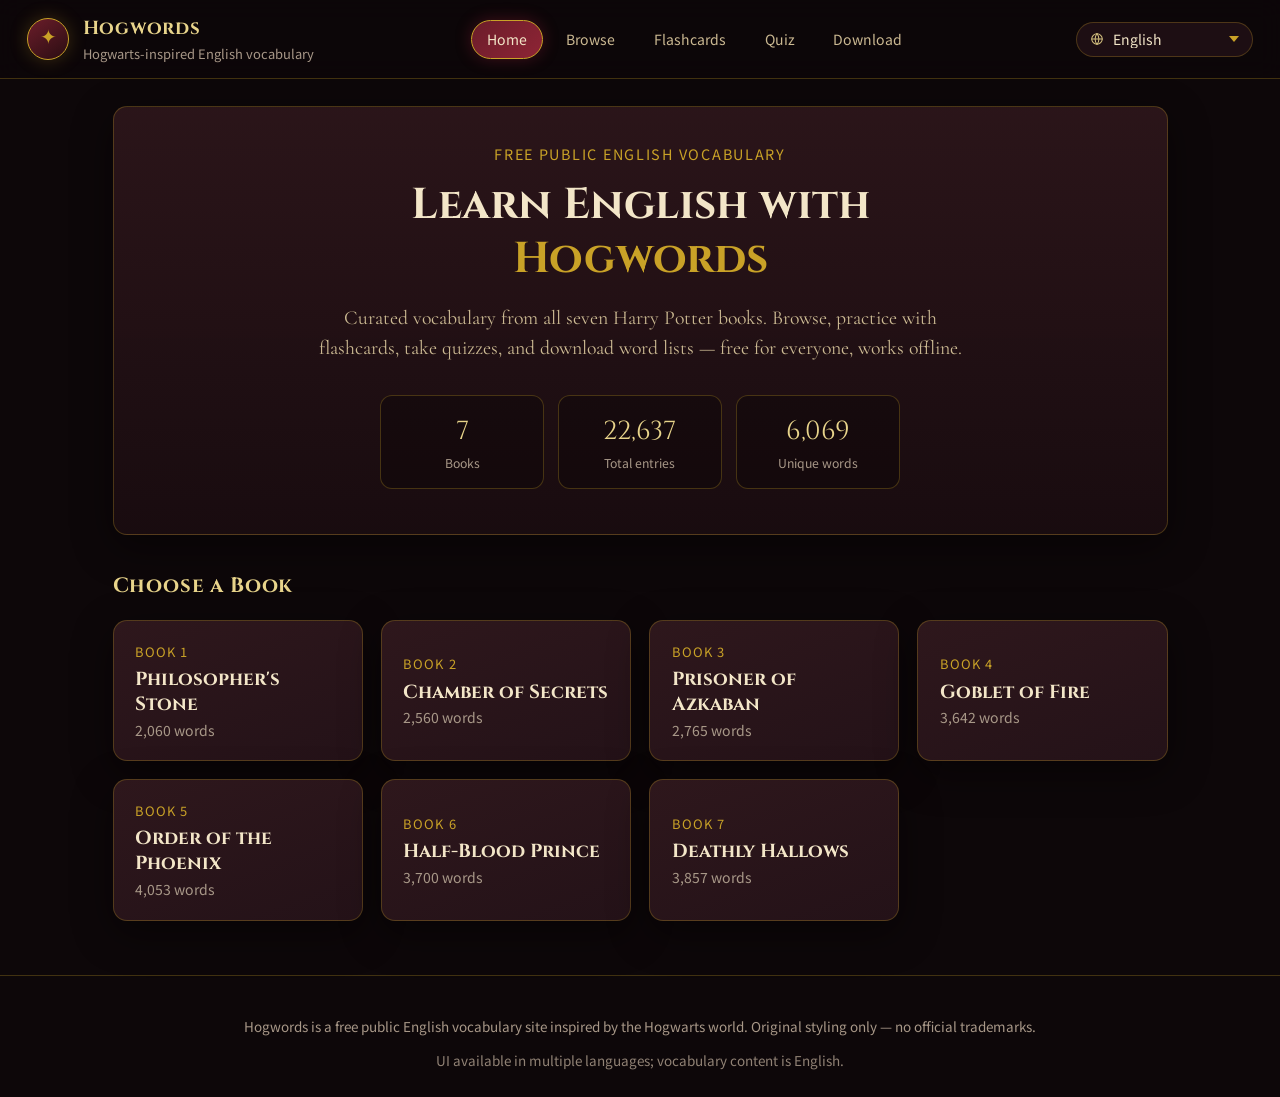
<file: index.html>
<!DOCTYPE html>
<html lang="en">
<head>
  <meta charset="UTF-8" />
  <meta name="viewport" content="width=device-width, initial-scale=1" />
  <title>Hogwords — Free Harry Potter English Vocabulary</title>
  <meta name="description" content="Learn English with Hogwarts-inspired vocabulary from all seven Harry Potter books. Free flashcards, quizzes, browse &amp; download — Hogwords." />
  <link rel="canonical" href="https://hogwords.pages.dev/" />
  <link rel="alternate" hreflang="en" href="https://hogwords.pages.dev/en/" />
  <link rel="alternate" hreflang="zh-CN" href="https://hogwords.pages.dev/zh-CN/" />
  <link rel="alternate" hreflang="zh-TW" href="https://hogwords.pages.dev/zh-TW/" />
  <link rel="alternate" hreflang="ja" href="https://hogwords.pages.dev/ja/" />
  <link rel="alternate" hreflang="ko" href="https://hogwords.pages.dev/ko/" />
  <link rel="alternate" hreflang="es" href="https://hogwords.pages.dev/es/" />
  <link rel="alternate" hreflang="fr" href="https://hogwords.pages.dev/fr/" />
  <link rel="alternate" hreflang="de" href="https://hogwords.pages.dev/de/" />
  <link rel="alternate" hreflang="pt" href="https://hogwords.pages.dev/pt/" />
  <link rel="alternate" hreflang="ru" href="https://hogwords.pages.dev/ru/" />
  <link rel="alternate" hreflang="x-default" href="https://hogwords.pages.dev/" />
  <meta name="robots" content="index, follow" />
  <meta name="theme-color" content="#6b1d2a" />
  <meta name="author" content="Hogwords" />
  <meta name="keywords" content="Hogwords, Harry Potter vocabulary, Hogwarts English, English flashcards, learn English, free vocabulary, ESL, word list" />

  <meta property="og:type" content="website" />
  <meta property="og:url" content="https://hogwords.pages.dev/" />
  <meta property="og:site_name" content="Hogwords" />
  <meta property="og:title" content="Hogwords — Free Harry Potter English Vocabulary" />
  <meta property="og:description" content="Learn English with Hogwarts-inspired vocabulary from all seven Harry Potter books. Free flashcards, quizzes, browse &amp; download — Hogwords." />
  <meta property="og:locale" content="en_US" />

  <meta name="twitter:card" content="summary" />
  <meta name="twitter:title" content="Hogwords — Free Harry Potter English Vocabulary" />
  <meta name="twitter:description" content="Learn English with Hogwarts-inspired vocabulary from all seven Harry Potter books. Free flashcards, quizzes, browse &amp; download — Hogwords." />

  <link rel="icon" href="/favicon.svg" type="image/svg+xml" />
  <link rel="alternate icon" href="/favicon.svg" />

  <link rel="preconnect" href="https://fonts.googleapis.com" />
  <link rel="preconnect" href="https://fonts.gstatic.com" crossorigin />
  <link href="https://fonts.googleapis.com/css2?family=Cinzel:wght@400;600;700&family=Cormorant+Garamond:ital,wght@0,400;0,600;1,400&family=Noto+Sans+SC:wght@400;500;700&family=Noto+Sans+TC:wght@400;500;700&family=Noto+Sans+JP:wght@400;500;700&family=Noto+Sans+KR:wght@400;500;700&display=swap" rel="stylesheet" />
  <link rel="stylesheet" href="/styles.css" />

  <script type="application/ld+json">
  {
    "@context": "https://schema.org",
    "@graph": [
      {
        "@type": "WebSite",
        "name": "Hogwords",
        "alternateName": "Hogwords Vocabulary",
        "url": "https://hogwords.pages.dev/",
        "description": "Free public Harry Potter / Hogwarts-inspired English vocabulary learning site with flashcards, quizzes, and downloads.",
        "inLanguage": ["en", "zh-CN", "zh-TW", "ja", "ko", "es", "fr", "de", "pt", "ru"]
      },
      {
        "@type": "LearningResource",
        "name": "Hogwords English Vocabulary",
        "description": "Curated English vocabulary from all seven Harry Potter books. Browse, practice with flashcards, take quizzes, and download word lists.",
        "url": "https://hogwords.pages.dev/",
        "learningResourceType": ["flashcard", "quiz", "word list"],
        "educationalLevel": "beginner to intermediate",
        "inLanguage": "en",
        "isAccessibleForFree": true,
        "teaches": "English vocabulary"
      }
    ]
  }
  </script>
</head>
<body>
  <div class="bg-glow" aria-hidden="true"></div>
  <header class="site-header">
    <a class="brand" href="/" data-view="home">
      <span class="brand-mark" aria-hidden="true">✦</span>
      <div>
        <div class="brand-title">Hogwords</div>
        <div class="brand-sub" data-i18n="brand.sub">Hogwarts-inspired English vocabulary</div>
      </div>
    </a>
    <nav class="nav" data-i18n-aria="nav.aria" aria-label="Main">
      <a class="nav-btn active" href="/" data-view="home" data-i18n="nav.home">Home</a>
      <a class="nav-btn" href="/browse/" data-view="browse" data-i18n="nav.browse">Browse</a>
      <a class="nav-btn" href="/flash/" data-view="flash" data-i18n="nav.flash">Flashcards</a>
      <a class="nav-btn" href="/quiz/" data-view="quiz" data-i18n="nav.quiz">Quiz</a>
      <a class="nav-btn" href="/download/" data-view="download" data-i18n="nav.download">Download</a>
    </nav>
    <div id="lang-switcher" class="lang-switcher"></div>
  </header>

  <main id="app">
    <section id="view-home" class="view active">
      <div class="hero">
        <p class="eyebrow" data-i18n="home.eyebrow">Free public English vocabulary</p>
        <h1><span data-i18n="home.h1a">Learn English with</span><br /><span class="gold" data-i18n="home.h1b">Hogwords</span></h1>
        <p class="lead" data-i18n="home.lead">
          Curated vocabulary from all seven Harry Potter books. Browse, practice with flashcards, take quizzes, and download word lists — free for everyone, works offline.
        </p>
        <div class="hero-stats" id="hero-stats">
          <div class="stat-card"><div class="stat-num" id="stat-books">7</div><div class="stat-label" data-i18n="home.statBooks">Books</div></div>
          <div class="stat-card"><div class="stat-num" id="stat-total">22,637</div><div class="stat-label" data-i18n="home.statTotal">Total entries</div></div>
          <div class="stat-card"><div class="stat-num" id="stat-unique">6,069</div><div class="stat-label" data-i18n="home.statUnique">Unique words</div></div>
        </div>
      </div>
      <h2 class="section-title" data-i18n="home.chooseBook">Choose a Book</h2>
      <div class="book-grid" id="book-grid"></div>
    </section>

    <section id="view-browse" class="view">
      <div class="panel-head">
        <h2 data-i18n="browse.title">Word Browser</h2>
        <p class="muted" data-i18n="browse.sub">Search, filter by book, jump A–Z, paginated list</p>
      </div>
      <div class="toolbar">
        <label class="field grow">
          <span data-i18n="browse.search">Search</span>
          <input type="search" id="search-input" data-i18n-placeholder="browse.searchPh" placeholder="Type a word…" autocomplete="off" />
        </label>
        <label class="field">
          <span data-i18n="browse.book">Book</span>
          <select id="filter-book">
            <option value="all">All books</option>
          </select>
        </label>
      </div>
      <div class="az-bar" id="az-bar" aria-label="A to Z jump"></div>
      <div class="list-meta">
        <span id="list-count">0 words</span>
        <div class="pager">
          <button type="button" id="page-prev" class="btn ghost" data-i18n="browse.prev">← Prev</button>
          <span id="page-info">1 / 1</span>
          <button type="button" id="page-next" class="btn ghost" data-i18n="browse.next">Next →</button>
        </div>
      </div>
      <div class="word-table-wrap">
        <table class="word-table">
          <thead>
            <tr>
              <th>#</th>
              <th data-i18n="browse.thWord">Word</th>
              <th data-i18n="browse.thBook">Book</th>
              <th></th>
            </tr>
          </thead>
          <tbody id="word-tbody"></tbody>
        </table>
      </div>
    </section>

    <section id="view-flash" class="view">
      <div class="panel-head">
        <h2 data-i18n="flash.title">Flashcards</h2>
        <p class="muted" data-i18n="flash.sub">See the English word, reveal, mark know / learning · optional TTS</p>
      </div>
      <div class="toolbar">
        <label class="field">
          <span data-i18n="flash.book">Book</span>
          <select id="flash-book"></select>
        </label>
        <label class="field check" for="flash-tts">
          <input type="checkbox" id="flash-tts" checked />
          <span class="check-ui" aria-hidden="true"></span>
          <span class="check-label" data-i18n="flash.tts">Speak (English TTS)</span>
        </label>
        <button type="button" class="btn" id="flash-shuffle" data-i18n="flash.shuffle">Shuffle</button>
      </div>
      <div class="flash-stats">
        <span><span data-i18n="flash.progress">Progress:</span> <strong id="flash-progress">0 / 0</strong></span>
        <span class="know"><span data-i18n="flash.know">Know:</span> <strong id="flash-know">0</strong></span>
        <span class="dont"><span data-i18n="flash.dont">Learning:</span> <strong id="flash-dont">0</strong></span>
      </div>
      <div class="flash-stage">
        <div class="flash-card" id="flash-card" tabindex="0" role="button" aria-label="Reveal card">
          <div class="flash-face front">
            <div class="flash-hint" data-i18n="flash.hint">Click to reveal</div>
            <div class="flash-word" id="flash-word">—</div>
            <div class="flash-book-tag" id="flash-book-tag"></div>
          </div>
          <div class="flash-face back hidden">
            <div class="flash-hint" data-i18n="flash.revealed">Revealed</div>
            <div class="flash-word gold" id="flash-word-back">—</div>
            <div class="flash-note" data-i18n="flash.note">Keep this word in mind</div>
          </div>
        </div>
        <div class="flash-actions">
          <button type="button" class="btn ghost" id="flash-speak" data-i18n="flash.speak">🔊 Speak</button>
          <button type="button" class="btn danger" id="flash-dont-btn" data-i18n="flash.dontBtn">✗ Don't know</button>
          <button type="button" class="btn success" id="flash-know-btn" data-i18n="flash.knowBtn">✓ Know</button>
        </div>
      </div>
    </section>

    <section id="view-quiz" class="view">
      <div class="panel-head">
        <h2 data-i18n="quiz.title">Quiz</h2>
        <p class="muted" data-i18n="quiz.sub">Multiple choice or type the word</p>
      </div>
      <div class="toolbar">
        <label class="field">
          <span data-i18n="quiz.book">Book</span>
          <select id="quiz-book"></select>
        </label>
        <label class="field">
          <span data-i18n="quiz.mode">Mode</span>
          <select id="quiz-mode">
            <option value="mc" data-i18n="quiz.modeMc">Multiple choice</option>
            <option value="type" data-i18n="quiz.modeType">Type the word</option>
          </select>
        </label>
        <label class="field">
          <span data-i18n="quiz.count">Questions</span>
          <select id="quiz-count">
            <option value="10">10</option>
            <option value="20" selected>20</option>
            <option value="30">30</option>
            <option value="50">50</option>
          </select>
        </label>
        <button type="button" class="btn primary" id="quiz-start" data-i18n="quiz.start">Start</button>
      </div>
      <div id="quiz-panel" class="quiz-panel hidden">
        <div class="quiz-progress">
          <div class="bar"><div id="quiz-bar" class="fill"></div></div>
          <span id="quiz-qnum">1 / 20</span>
          <span><span data-i18n="quiz.score">Score:</span> <strong id="quiz-score">0</strong></span>
        </div>
        <div class="quiz-prompt">
          <p class="muted" id="quiz-prompt-label">Pick the correct spelling</p>
          <div class="quiz-target" id="quiz-target">?</div>
        </div>
        <div id="quiz-choices" class="quiz-choices"></div>
        <div id="quiz-type-wrap" class="quiz-type-wrap hidden">
          <input type="text" id="quiz-input" data-i18n-placeholder="quiz.typePh" placeholder="Type the English word…" autocomplete="off" spellcheck="false" />
          <button type="button" class="btn primary" id="quiz-submit" data-i18n="quiz.submit">Submit</button>
        </div>
        <p id="quiz-feedback" class="quiz-feedback"></p>
      </div>
      <div id="quiz-result" class="quiz-result hidden">
        <h3 data-i18n="quiz.complete">Quiz Complete</h3>
        <p class="result-score"><span id="quiz-final-score">0</span> / <span id="quiz-final-total">0</span></p>
        <p class="muted" id="quiz-final-pct"></p>
        <button type="button" class="btn primary" id="quiz-restart" data-i18n="quiz.again">Try again</button>
      </div>
    </section>

    <section id="view-download" class="view">
      <div class="panel-head">
        <h2 data-i18n="dl.title">Download</h2>
        <p class="muted" data-i18n="dl.sub">Export one book or all · .txt / .csv / zip</p>
      </div>
      <div class="download-grid">
        <div class="dl-card">
          <h3 data-i18n="dl.single">Single book</h3>
          <label class="field">
            <span data-i18n="dl.selectBook">Select book</span>
            <select id="dl-book"></select>
          </label>
          <div class="dl-actions">
            <button type="button" class="btn" id="dl-book-txt" data-i18n="dl.txt">Download .txt</button>
            <button type="button" class="btn" id="dl-book-csv" data-i18n="dl.csv">Download .csv</button>
          </div>
        </div>
        <div class="dl-card">
          <h3 data-i18n="dl.all">All books</h3>
          <p class="muted" data-i18n="dl.allHint">Combined export, or zip of every txt</p>
          <div class="dl-actions">
            <button type="button" class="btn" id="dl-all-txt" data-i18n="dl.allTxt">All .txt</button>
            <button type="button" class="btn" id="dl-all-csv" data-i18n="dl.allCsv">All .csv</button>
            <a class="btn primary" id="dl-zip" href="/data/all-books-txt.zip" download="harry-potter-vocab-all-txt.zip" data-i18n="dl.zip">All .zip</a>
          </div>
        </div>
        <div class="dl-card">
          <h3 data-i18n="dl.prefab">Static files</h3>
          <p class="muted" data-i18n="dl.prefabHint">Pre-generated assets on the server</p>
          <div class="dl-actions">
            <a class="btn ghost" href="/data/words.json" download>words.json</a>
            <a class="btn ghost" href="/data/all-books.csv" download>all-books.csv</a>
          </div>
        </div>
      </div>
    </section>
  </main>

  <footer class="site-footer">
    <p data-i18n="footer.about">Hogwords is a free public English vocabulary site inspired by the Hogwarts world. Original styling only — no official trademarks.</p>
    <p class="footer-note" data-i18n="footer.langNote">UI available in multiple languages; vocabulary content is English.</p>
  </footer>

  <script src="/i18n.js"></script>
  <script src="/app.js"></script>
</body>
</html>
</file>
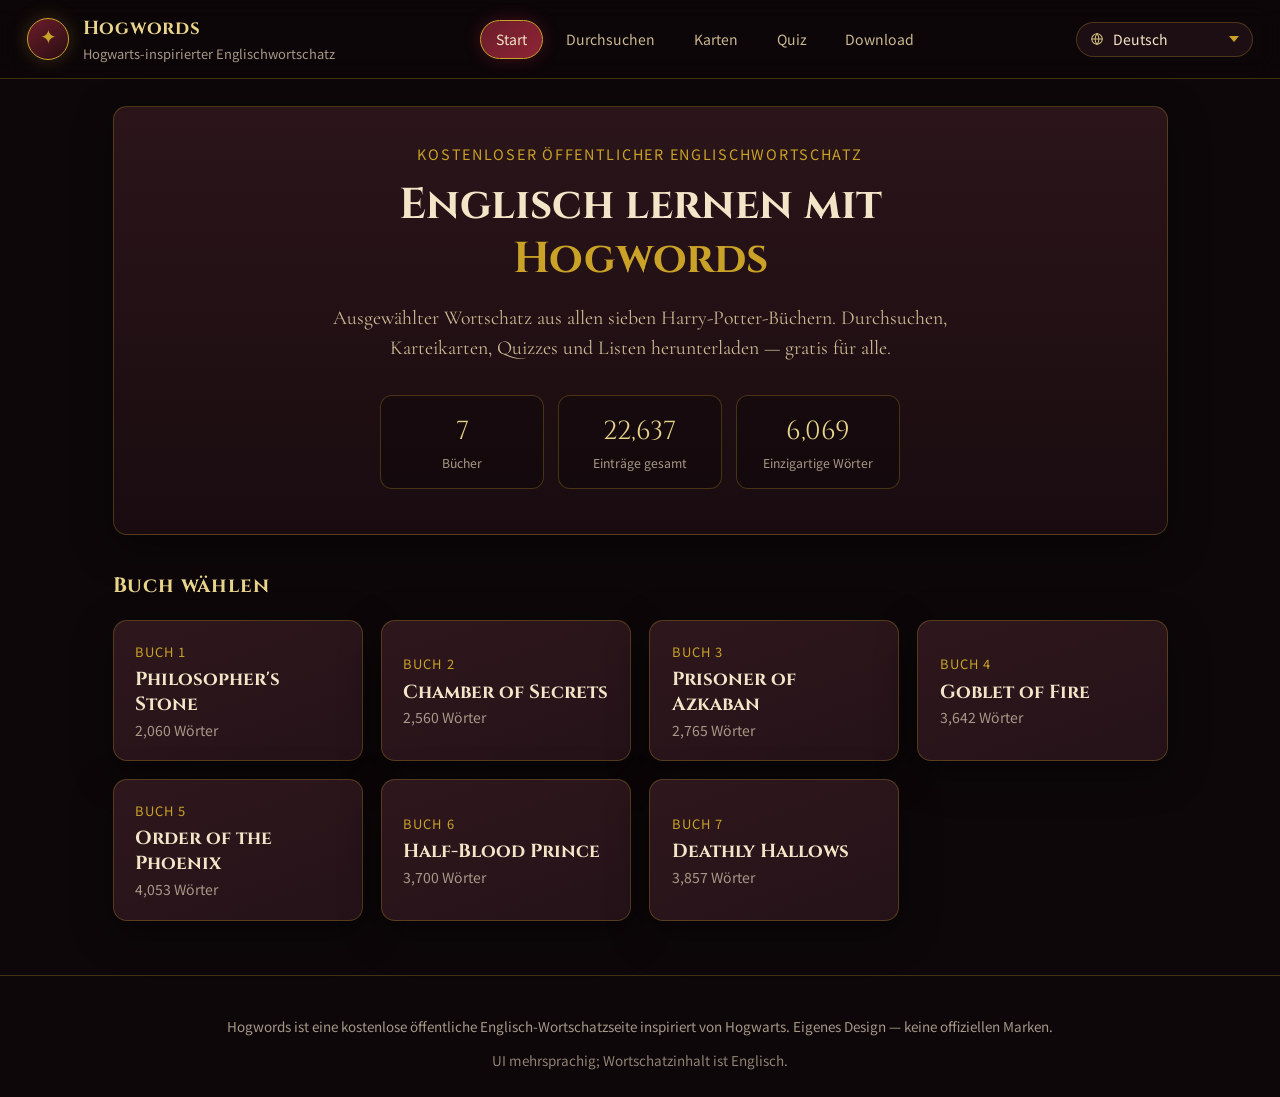
<file: de/index.html>
<!DOCTYPE html>
<html lang="de">
<head>
  <meta charset="UTF-8" />
  <meta name="viewport" content="width=device-width, initial-scale=1" />
  <title>Hogwords — Kostenloser Harry-Potter-Englischwortschatz</title>
  <meta name="description" content="Englisch lernen mit Hogwarts-inspiriertem Wortschatz aus allen sieben Büchern. Kostenlose Karteikarten, Quizzes, Browse &amp; Download — Hogwords." />
  <link rel="canonical" href="https://hogwords.pages.dev/de/" />
  <link rel="alternate" hreflang="en" href="https://hogwords.pages.dev/en/" />
  <link rel="alternate" hreflang="zh-CN" href="https://hogwords.pages.dev/zh-CN/" />
  <link rel="alternate" hreflang="zh-TW" href="https://hogwords.pages.dev/zh-TW/" />
  <link rel="alternate" hreflang="ja" href="https://hogwords.pages.dev/ja/" />
  <link rel="alternate" hreflang="ko" href="https://hogwords.pages.dev/ko/" />
  <link rel="alternate" hreflang="es" href="https://hogwords.pages.dev/es/" />
  <link rel="alternate" hreflang="fr" href="https://hogwords.pages.dev/fr/" />
  <link rel="alternate" hreflang="de" href="https://hogwords.pages.dev/de/" />
  <link rel="alternate" hreflang="pt" href="https://hogwords.pages.dev/pt/" />
  <link rel="alternate" hreflang="ru" href="https://hogwords.pages.dev/ru/" />
  <link rel="alternate" hreflang="x-default" href="https://hogwords.pages.dev/" />
  <meta name="robots" content="index, follow" />
  <meta name="theme-color" content="#6b1d2a" />
  <meta name="author" content="Hogwords" />
  <meta name="keywords" content="Hogwords, Harry Potter vocabulary, Hogwarts English, English flashcards, learn English, free vocabulary, ESL, word list" />

  <meta property="og:type" content="website" />
  <meta property="og:url" content="https://hogwords.pages.dev/de/" />
  <meta property="og:site_name" content="Hogwords" />
  <meta property="og:title" content="Hogwords — Kostenloser Harry-Potter-Englischwortschatz" />
  <meta property="og:description" content="Englisch lernen mit Hogwarts-inspiriertem Wortschatz aus allen sieben Büchern. Kostenlose Karteikarten, Quizzes, Browse &amp; Download — Hogwords." />
  <meta property="og:locale" content="de_DE" />

  <meta name="twitter:card" content="summary" />
  <meta name="twitter:title" content="Hogwords — Kostenloser Harry-Potter-Englischwortschatz" />
  <meta name="twitter:description" content="Englisch lernen mit Hogwarts-inspiriertem Wortschatz aus allen sieben Büchern. Kostenlose Karteikarten, Quizzes, Browse &amp; Download — Hogwords." />

  <link rel="icon" href="/favicon.svg" type="image/svg+xml" />
  <link rel="alternate icon" href="/favicon.svg" />

  <link rel="preconnect" href="https://fonts.googleapis.com" />
  <link rel="preconnect" href="https://fonts.gstatic.com" crossorigin />
  <link href="https://fonts.googleapis.com/css2?family=Cinzel:wght@400;600;700&family=Cormorant+Garamond:ital,wght@0,400;0,600;1,400&family=Noto+Sans+SC:wght@400;500;700&family=Noto+Sans+TC:wght@400;500;700&family=Noto+Sans+JP:wght@400;500;700&family=Noto+Sans+KR:wght@400;500;700&display=swap" rel="stylesheet" />
  <link rel="stylesheet" href="/styles.css" />

  <script type="application/ld+json">
  {
    "@context": "https://schema.org",
    "@graph": [
      {
        "@type": "WebSite",
        "name": "Hogwords",
        "alternateName": "Hogwords Vocabulary",
        "url": "https://hogwords.pages.dev/de/",
        "description": "Free public Harry Potter / Hogwarts-inspired English vocabulary learning site with flashcards, quizzes, and downloads.",
        "inLanguage": ["en", "zh-CN", "zh-TW", "ja", "ko", "es", "fr", "de", "pt", "ru"]
      },
      {
        "@type": "LearningResource",
        "name": "Hogwords English Vocabulary",
        "description": "Curated English vocabulary from all seven Harry Potter books. Browse, practice with flashcards, take quizzes, and download word lists.",
        "url": "https://hogwords.pages.dev/de/",
        "learningResourceType": ["flashcard", "quiz", "word list"],
        "educationalLevel": "beginner to intermediate",
        "inLanguage": "en",
        "isAccessibleForFree": true,
        "teaches": "English vocabulary"
      }
    ]
  }
  </script>
</head>
<body>
  <div class="bg-glow" aria-hidden="true"></div>
  <header class="site-header">
    <a class="brand" href="/de/" data-view="home">
      <span class="brand-mark" aria-hidden="true">✦</span>
      <div>
        <div class="brand-title">Hogwords</div>
        <div class="brand-sub" data-i18n="brand.sub">Hogwarts-inspirierter Englischwortschatz</div>
      </div>
    </a>
    <nav class="nav" data-i18n-aria="nav.aria" aria-label="Hauptnavigation">
      <a class="nav-btn active" href="/de/" data-view="home" data-i18n="nav.home">Start</a>
      <a class="nav-btn" href="/de/browse/" data-view="browse" data-i18n="nav.browse">Durchsuchen</a>
      <a class="nav-btn" href="/de/flash/" data-view="flash" data-i18n="nav.flash">Karten</a>
      <a class="nav-btn" href="/de/quiz/" data-view="quiz" data-i18n="nav.quiz">Quiz</a>
      <a class="nav-btn" href="/de/download/" data-view="download" data-i18n="nav.download">Download</a>
    </nav>
    <div id="lang-switcher" class="lang-switcher"></div>
  </header>

  <main id="app">
    <section id="view-home" class="view active">
      <div class="hero">
        <p class="eyebrow" data-i18n="home.eyebrow">Kostenloser öffentlicher Englischwortschatz</p>
        <h1><span data-i18n="home.h1a">Englisch lernen mit</span><br /><span class="gold" data-i18n="home.h1b">Hogwords</span></h1>
        <p class="lead" data-i18n="home.lead">
          Ausgewählter Wortschatz aus allen sieben Harry-Potter-Büchern. Durchsuchen, Karteikarten, Quizzes und Listen herunterladen — gratis für alle.
        </p>
        <div class="hero-stats" id="hero-stats">
          <div class="stat-card"><div class="stat-num" id="stat-books">7</div><div class="stat-label" data-i18n="home.statBooks">Bücher</div></div>
          <div class="stat-card"><div class="stat-num" id="stat-total">22,637</div><div class="stat-label" data-i18n="home.statTotal">Einträge gesamt</div></div>
          <div class="stat-card"><div class="stat-num" id="stat-unique">6,069</div><div class="stat-label" data-i18n="home.statUnique">Einzigartige Wörter</div></div>
        </div>
      </div>
      <h2 class="section-title" data-i18n="home.chooseBook">Buch wählen</h2>
      <div class="book-grid" id="book-grid"></div>
    </section>

    <section id="view-browse" class="view">
      <div class="panel-head">
        <h2 data-i18n="browse.title">Wortbrowser</h2>
        <p class="muted" data-i18n="browse.sub">Suchen, nach Buch filtern, A–Z, Seiten</p>
      </div>
      <div class="toolbar">
        <label class="field grow">
          <span data-i18n="browse.search">Suche</span>
          <input type="search" id="search-input" data-i18n-placeholder="browse.searchPh" placeholder="Wort eingeben…" autocomplete="off" />
        </label>
        <label class="field">
          <span data-i18n="browse.book">Buch</span>
          <select id="filter-book">
            <option value="all">All books</option>
          </select>
        </label>
      </div>
      <div class="az-bar" id="az-bar" aria-label="A to Z jump"></div>
      <div class="list-meta">
        <span id="list-count">0 words</span>
        <div class="pager">
          <button type="button" id="page-prev" class="btn ghost" data-i18n="browse.prev">← Zurück</button>
          <span id="page-info">1 / 1</span>
          <button type="button" id="page-next" class="btn ghost" data-i18n="browse.next">Weiter →</button>
        </div>
      </div>
      <div class="word-table-wrap">
        <table class="word-table">
          <thead>
            <tr>
              <th>#</th>
              <th data-i18n="browse.thWord">Wort</th>
              <th data-i18n="browse.thBook">Buch</th>
              <th></th>
            </tr>
          </thead>
          <tbody id="word-tbody"></tbody>
        </table>
      </div>
    </section>

    <section id="view-flash" class="view">
      <div class="panel-head">
        <h2 data-i18n="flash.title">Karteikarten</h2>
        <p class="muted" data-i18n="flash.sub">Wort sehen, aufdecken, kennen / lernen · optional TTS</p>
      </div>
      <div class="toolbar">
        <label class="field">
          <span data-i18n="flash.book">Buch</span>
          <select id="flash-book"></select>
        </label>
        <label class="field check" for="flash-tts">
          <input type="checkbox" id="flash-tts" checked />
          <span class="check-ui" aria-hidden="true"></span>
          <span class="check-label" data-i18n="flash.tts">Vorlesen (engl. TTS)</span>
        </label>
        <button type="button" class="btn" id="flash-shuffle" data-i18n="flash.shuffle">Mischen</button>
      </div>
      <div class="flash-stats">
        <span><span data-i18n="flash.progress">Fortschritt:</span> <strong id="flash-progress">0 / 0</strong></span>
        <span class="know"><span data-i18n="flash.know">Kenn ich:</span> <strong id="flash-know">0</strong></span>
        <span class="dont"><span data-i18n="flash.dont">Lerne:</span> <strong id="flash-dont">0</strong></span>
      </div>
      <div class="flash-stage">
        <div class="flash-card" id="flash-card" tabindex="0" role="button" aria-label="Reveal card">
          <div class="flash-face front">
            <div class="flash-hint" data-i18n="flash.hint">Klicken zum Aufdecken</div>
            <div class="flash-word" id="flash-word">—</div>
            <div class="flash-book-tag" id="flash-book-tag"></div>
          </div>
          <div class="flash-face back hidden">
            <div class="flash-hint" data-i18n="flash.revealed">Aufgedeckt</div>
            <div class="flash-word gold" id="flash-word-back">—</div>
            <div class="flash-note" data-i18n="flash.note">Dieses Wort merken</div>
          </div>
        </div>
        <div class="flash-actions">
          <button type="button" class="btn ghost" id="flash-speak" data-i18n="flash.speak">🔊 Vorlesen</button>
          <button type="button" class="btn danger" id="flash-dont-btn" data-i18n="flash.dontBtn">✗ Kenn ich nicht</button>
          <button type="button" class="btn success" id="flash-know-btn" data-i18n="flash.knowBtn">✓ Kenn ich</button>
        </div>
      </div>
    </section>

    <section id="view-quiz" class="view">
      <div class="panel-head">
        <h2 data-i18n="quiz.title">Quiz</h2>
        <p class="muted" data-i18n="quiz.sub">Multiple Choice oder Wort tippen</p>
      </div>
      <div class="toolbar">
        <label class="field">
          <span data-i18n="quiz.book">Buch</span>
          <select id="quiz-book"></select>
        </label>
        <label class="field">
          <span data-i18n="quiz.mode">Modus</span>
          <select id="quiz-mode">
            <option value="mc" data-i18n="quiz.modeMc">Multiple Choice</option>
            <option value="type" data-i18n="quiz.modeType">Wort tippen</option>
          </select>
        </label>
        <label class="field">
          <span data-i18n="quiz.count">Fragen</span>
          <select id="quiz-count">
            <option value="10">10</option>
            <option value="20" selected>20</option>
            <option value="30">30</option>
            <option value="50">50</option>
          </select>
        </label>
        <button type="button" class="btn primary" id="quiz-start" data-i18n="quiz.start">Start</button>
      </div>
      <div id="quiz-panel" class="quiz-panel hidden">
        <div class="quiz-progress">
          <div class="bar"><div id="quiz-bar" class="fill"></div></div>
          <span id="quiz-qnum">1 / 20</span>
          <span><span data-i18n="quiz.score">Punkte:</span> <strong id="quiz-score">0</strong></span>
        </div>
        <div class="quiz-prompt">
          <p class="muted" id="quiz-prompt-label">Pick the correct spelling</p>
          <div class="quiz-target" id="quiz-target">?</div>
        </div>
        <div id="quiz-choices" class="quiz-choices"></div>
        <div id="quiz-type-wrap" class="quiz-type-wrap hidden">
          <input type="text" id="quiz-input" data-i18n-placeholder="quiz.typePh" placeholder="Englisches Wort tippen…" autocomplete="off" spellcheck="false" />
          <button type="button" class="btn primary" id="quiz-submit" data-i18n="quiz.submit">Absenden</button>
        </div>
        <p id="quiz-feedback" class="quiz-feedback"></p>
      </div>
      <div id="quiz-result" class="quiz-result hidden">
        <h3 data-i18n="quiz.complete">Quiz beendet</h3>
        <p class="result-score"><span id="quiz-final-score">0</span> / <span id="quiz-final-total">0</span></p>
        <p class="muted" id="quiz-final-pct"></p>
        <button type="button" class="btn primary" id="quiz-restart" data-i18n="quiz.again">Nochmal</button>
      </div>
    </section>

    <section id="view-download" class="view">
      <div class="panel-head">
        <h2 data-i18n="dl.title">Download</h2>
        <p class="muted" data-i18n="dl.sub">Ein Buch oder alle · .txt / .csv / zip</p>
      </div>
      <div class="download-grid">
        <div class="dl-card">
          <h3 data-i18n="dl.single">Einzelnes Buch</h3>
          <label class="field">
            <span data-i18n="dl.selectBook">Buch wählen</span>
            <select id="dl-book"></select>
          </label>
          <div class="dl-actions">
            <button type="button" class="btn" id="dl-book-txt" data-i18n="dl.txt">.txt herunterladen</button>
            <button type="button" class="btn" id="dl-book-csv" data-i18n="dl.csv">.csv herunterladen</button>
          </div>
        </div>
        <div class="dl-card">
          <h3 data-i18n="dl.all">Alle Bücher</h3>
          <p class="muted" data-i18n="dl.allHint">Kombinierter Export oder Zip aller txt</p>
          <div class="dl-actions">
            <button type="button" class="btn" id="dl-all-txt" data-i18n="dl.allTxt">Alle .txt</button>
            <button type="button" class="btn" id="dl-all-csv" data-i18n="dl.allCsv">Alle .csv</button>
            <a class="btn primary" id="dl-zip" href="/data/all-books-txt.zip" download="harry-potter-vocab-all-txt.zip" data-i18n="dl.zip">Alle .zip</a>
          </div>
        </div>
        <div class="dl-card">
          <h3 data-i18n="dl.prefab">Statische Dateien</h3>
          <p class="muted" data-i18n="dl.prefabHint">Vorgefertigte Serverdateien</p>
          <div class="dl-actions">
            <a class="btn ghost" href="/data/words.json" download>words.json</a>
            <a class="btn ghost" href="/data/all-books.csv" download>all-books.csv</a>
          </div>
        </div>
      </div>
    </section>
  </main>

  <footer class="site-footer">
    <p data-i18n="footer.about">Hogwords ist eine kostenlose öffentliche Englisch-Wortschatzseite inspiriert von Hogwarts. Eigenes Design — keine offiziellen Marken.</p>
    <p class="footer-note" data-i18n="footer.langNote">UI mehrsprachig; Wortschatzinhalt ist Englisch.</p>
  </footer>

  <script src="/i18n.js"></script>
  <script src="/app.js"></script>
</body>
</html>
</file>
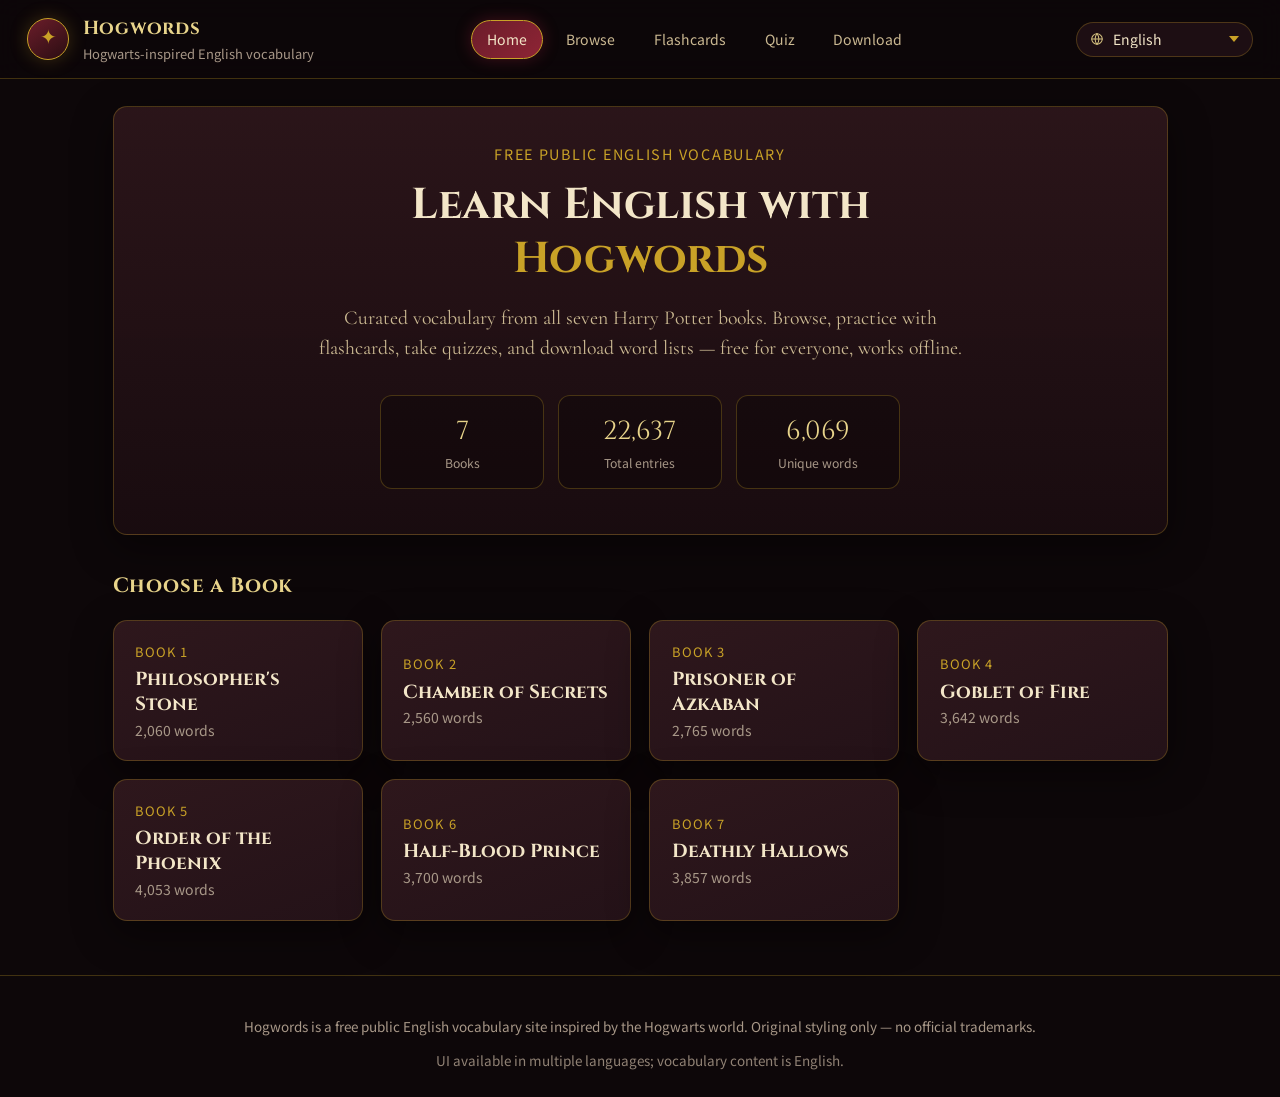
<file: en/index.html>
<!DOCTYPE html>
<html lang="en">
<head>
  <meta charset="UTF-8" />
  <meta name="viewport" content="width=device-width, initial-scale=1" />
  <title>Hogwords — Free Harry Potter English Vocabulary</title>
  <meta name="description" content="Learn English with Hogwarts-inspired vocabulary from all seven Harry Potter books. Free flashcards, quizzes, browse &amp; download — Hogwords." />
  <link rel="canonical" href="https://hogwords.pages.dev/en/" />
  <link rel="alternate" hreflang="en" href="https://hogwords.pages.dev/en/" />
  <link rel="alternate" hreflang="zh-CN" href="https://hogwords.pages.dev/zh-CN/" />
  <link rel="alternate" hreflang="zh-TW" href="https://hogwords.pages.dev/zh-TW/" />
  <link rel="alternate" hreflang="ja" href="https://hogwords.pages.dev/ja/" />
  <link rel="alternate" hreflang="ko" href="https://hogwords.pages.dev/ko/" />
  <link rel="alternate" hreflang="es" href="https://hogwords.pages.dev/es/" />
  <link rel="alternate" hreflang="fr" href="https://hogwords.pages.dev/fr/" />
  <link rel="alternate" hreflang="de" href="https://hogwords.pages.dev/de/" />
  <link rel="alternate" hreflang="pt" href="https://hogwords.pages.dev/pt/" />
  <link rel="alternate" hreflang="ru" href="https://hogwords.pages.dev/ru/" />
  <link rel="alternate" hreflang="x-default" href="https://hogwords.pages.dev/" />
  <meta name="robots" content="index, follow" />
  <meta name="theme-color" content="#6b1d2a" />
  <meta name="author" content="Hogwords" />
  <meta name="keywords" content="Hogwords, Harry Potter vocabulary, Hogwarts English, English flashcards, learn English, free vocabulary, ESL, word list" />

  <meta property="og:type" content="website" />
  <meta property="og:url" content="https://hogwords.pages.dev/en/" />
  <meta property="og:site_name" content="Hogwords" />
  <meta property="og:title" content="Hogwords — Free Harry Potter English Vocabulary" />
  <meta property="og:description" content="Learn English with Hogwarts-inspired vocabulary from all seven Harry Potter books. Free flashcards, quizzes, browse &amp; download — Hogwords." />
  <meta property="og:locale" content="en_US" />

  <meta name="twitter:card" content="summary" />
  <meta name="twitter:title" content="Hogwords — Free Harry Potter English Vocabulary" />
  <meta name="twitter:description" content="Learn English with Hogwarts-inspired vocabulary from all seven Harry Potter books. Free flashcards, quizzes, browse &amp; download — Hogwords." />

  <link rel="icon" href="/favicon.svg" type="image/svg+xml" />
  <link rel="alternate icon" href="/favicon.svg" />

  <link rel="preconnect" href="https://fonts.googleapis.com" />
  <link rel="preconnect" href="https://fonts.gstatic.com" crossorigin />
  <link href="https://fonts.googleapis.com/css2?family=Cinzel:wght@400;600;700&family=Cormorant+Garamond:ital,wght@0,400;0,600;1,400&family=Noto+Sans+SC:wght@400;500;700&family=Noto+Sans+TC:wght@400;500;700&family=Noto+Sans+JP:wght@400;500;700&family=Noto+Sans+KR:wght@400;500;700&display=swap" rel="stylesheet" />
  <link rel="stylesheet" href="/styles.css" />

  <script type="application/ld+json">
  {
    "@context": "https://schema.org",
    "@graph": [
      {
        "@type": "WebSite",
        "name": "Hogwords",
        "alternateName": "Hogwords Vocabulary",
        "url": "https://hogwords.pages.dev/en/",
        "description": "Free public Harry Potter / Hogwarts-inspired English vocabulary learning site with flashcards, quizzes, and downloads.",
        "inLanguage": ["en", "zh-CN", "zh-TW", "ja", "ko", "es", "fr", "de", "pt", "ru"]
      },
      {
        "@type": "LearningResource",
        "name": "Hogwords English Vocabulary",
        "description": "Curated English vocabulary from all seven Harry Potter books. Browse, practice with flashcards, take quizzes, and download word lists.",
        "url": "https://hogwords.pages.dev/en/",
        "learningResourceType": ["flashcard", "quiz", "word list"],
        "educationalLevel": "beginner to intermediate",
        "inLanguage": "en",
        "isAccessibleForFree": true,
        "teaches": "English vocabulary"
      }
    ]
  }
  </script>
</head>
<body>
  <div class="bg-glow" aria-hidden="true"></div>
  <header class="site-header">
    <a class="brand" href="/en/" data-view="home">
      <span class="brand-mark" aria-hidden="true">✦</span>
      <div>
        <div class="brand-title">Hogwords</div>
        <div class="brand-sub" data-i18n="brand.sub">Hogwarts-inspired English vocabulary</div>
      </div>
    </a>
    <nav class="nav" data-i18n-aria="nav.aria" aria-label="Main">
      <a class="nav-btn active" href="/en/" data-view="home" data-i18n="nav.home">Home</a>
      <a class="nav-btn" href="/en/browse/" data-view="browse" data-i18n="nav.browse">Browse</a>
      <a class="nav-btn" href="/en/flash/" data-view="flash" data-i18n="nav.flash">Flashcards</a>
      <a class="nav-btn" href="/en/quiz/" data-view="quiz" data-i18n="nav.quiz">Quiz</a>
      <a class="nav-btn" href="/en/download/" data-view="download" data-i18n="nav.download">Download</a>
    </nav>
    <div id="lang-switcher" class="lang-switcher"></div>
  </header>

  <main id="app">
    <section id="view-home" class="view active">
      <div class="hero">
        <p class="eyebrow" data-i18n="home.eyebrow">Free public English vocabulary</p>
        <h1><span data-i18n="home.h1a">Learn English with</span><br /><span class="gold" data-i18n="home.h1b">Hogwords</span></h1>
        <p class="lead" data-i18n="home.lead">
          Curated vocabulary from all seven Harry Potter books. Browse, practice with flashcards, take quizzes, and download word lists — free for everyone, works offline.
        </p>
        <div class="hero-stats" id="hero-stats">
          <div class="stat-card"><div class="stat-num" id="stat-books">7</div><div class="stat-label" data-i18n="home.statBooks">Books</div></div>
          <div class="stat-card"><div class="stat-num" id="stat-total">22,637</div><div class="stat-label" data-i18n="home.statTotal">Total entries</div></div>
          <div class="stat-card"><div class="stat-num" id="stat-unique">6,069</div><div class="stat-label" data-i18n="home.statUnique">Unique words</div></div>
        </div>
      </div>
      <h2 class="section-title" data-i18n="home.chooseBook">Choose a Book</h2>
      <div class="book-grid" id="book-grid"></div>
    </section>

    <section id="view-browse" class="view">
      <div class="panel-head">
        <h2 data-i18n="browse.title">Word Browser</h2>
        <p class="muted" data-i18n="browse.sub">Search, filter by book, jump A–Z, paginated list</p>
      </div>
      <div class="toolbar">
        <label class="field grow">
          <span data-i18n="browse.search">Search</span>
          <input type="search" id="search-input" data-i18n-placeholder="browse.searchPh" placeholder="Type a word…" autocomplete="off" />
        </label>
        <label class="field">
          <span data-i18n="browse.book">Book</span>
          <select id="filter-book">
            <option value="all">All books</option>
          </select>
        </label>
      </div>
      <div class="az-bar" id="az-bar" aria-label="A to Z jump"></div>
      <div class="list-meta">
        <span id="list-count">0 words</span>
        <div class="pager">
          <button type="button" id="page-prev" class="btn ghost" data-i18n="browse.prev">← Prev</button>
          <span id="page-info">1 / 1</span>
          <button type="button" id="page-next" class="btn ghost" data-i18n="browse.next">Next →</button>
        </div>
      </div>
      <div class="word-table-wrap">
        <table class="word-table">
          <thead>
            <tr>
              <th>#</th>
              <th data-i18n="browse.thWord">Word</th>
              <th data-i18n="browse.thBook">Book</th>
              <th></th>
            </tr>
          </thead>
          <tbody id="word-tbody"></tbody>
        </table>
      </div>
    </section>

    <section id="view-flash" class="view">
      <div class="panel-head">
        <h2 data-i18n="flash.title">Flashcards</h2>
        <p class="muted" data-i18n="flash.sub">See the English word, reveal, mark know / learning · optional TTS</p>
      </div>
      <div class="toolbar">
        <label class="field">
          <span data-i18n="flash.book">Book</span>
          <select id="flash-book"></select>
        </label>
        <label class="field check" for="flash-tts">
          <input type="checkbox" id="flash-tts" checked />
          <span class="check-ui" aria-hidden="true"></span>
          <span class="check-label" data-i18n="flash.tts">Speak (English TTS)</span>
        </label>
        <button type="button" class="btn" id="flash-shuffle" data-i18n="flash.shuffle">Shuffle</button>
      </div>
      <div class="flash-stats">
        <span><span data-i18n="flash.progress">Progress:</span> <strong id="flash-progress">0 / 0</strong></span>
        <span class="know"><span data-i18n="flash.know">Know:</span> <strong id="flash-know">0</strong></span>
        <span class="dont"><span data-i18n="flash.dont">Learning:</span> <strong id="flash-dont">0</strong></span>
      </div>
      <div class="flash-stage">
        <div class="flash-card" id="flash-card" tabindex="0" role="button" aria-label="Reveal card">
          <div class="flash-face front">
            <div class="flash-hint" data-i18n="flash.hint">Click to reveal</div>
            <div class="flash-word" id="flash-word">—</div>
            <div class="flash-book-tag" id="flash-book-tag"></div>
          </div>
          <div class="flash-face back hidden">
            <div class="flash-hint" data-i18n="flash.revealed">Revealed</div>
            <div class="flash-word gold" id="flash-word-back">—</div>
            <div class="flash-note" data-i18n="flash.note">Keep this word in mind</div>
          </div>
        </div>
        <div class="flash-actions">
          <button type="button" class="btn ghost" id="flash-speak" data-i18n="flash.speak">🔊 Speak</button>
          <button type="button" class="btn danger" id="flash-dont-btn" data-i18n="flash.dontBtn">✗ Don't know</button>
          <button type="button" class="btn success" id="flash-know-btn" data-i18n="flash.knowBtn">✓ Know</button>
        </div>
      </div>
    </section>

    <section id="view-quiz" class="view">
      <div class="panel-head">
        <h2 data-i18n="quiz.title">Quiz</h2>
        <p class="muted" data-i18n="quiz.sub">Multiple choice or type the word</p>
      </div>
      <div class="toolbar">
        <label class="field">
          <span data-i18n="quiz.book">Book</span>
          <select id="quiz-book"></select>
        </label>
        <label class="field">
          <span data-i18n="quiz.mode">Mode</span>
          <select id="quiz-mode">
            <option value="mc" data-i18n="quiz.modeMc">Multiple choice</option>
            <option value="type" data-i18n="quiz.modeType">Type the word</option>
          </select>
        </label>
        <label class="field">
          <span data-i18n="quiz.count">Questions</span>
          <select id="quiz-count">
            <option value="10">10</option>
            <option value="20" selected>20</option>
            <option value="30">30</option>
            <option value="50">50</option>
          </select>
        </label>
        <button type="button" class="btn primary" id="quiz-start" data-i18n="quiz.start">Start</button>
      </div>
      <div id="quiz-panel" class="quiz-panel hidden">
        <div class="quiz-progress">
          <div class="bar"><div id="quiz-bar" class="fill"></div></div>
          <span id="quiz-qnum">1 / 20</span>
          <span><span data-i18n="quiz.score">Score:</span> <strong id="quiz-score">0</strong></span>
        </div>
        <div class="quiz-prompt">
          <p class="muted" id="quiz-prompt-label">Pick the correct spelling</p>
          <div class="quiz-target" id="quiz-target">?</div>
        </div>
        <div id="quiz-choices" class="quiz-choices"></div>
        <div id="quiz-type-wrap" class="quiz-type-wrap hidden">
          <input type="text" id="quiz-input" data-i18n-placeholder="quiz.typePh" placeholder="Type the English word…" autocomplete="off" spellcheck="false" />
          <button type="button" class="btn primary" id="quiz-submit" data-i18n="quiz.submit">Submit</button>
        </div>
        <p id="quiz-feedback" class="quiz-feedback"></p>
      </div>
      <div id="quiz-result" class="quiz-result hidden">
        <h3 data-i18n="quiz.complete">Quiz Complete</h3>
        <p class="result-score"><span id="quiz-final-score">0</span> / <span id="quiz-final-total">0</span></p>
        <p class="muted" id="quiz-final-pct"></p>
        <button type="button" class="btn primary" id="quiz-restart" data-i18n="quiz.again">Try again</button>
      </div>
    </section>

    <section id="view-download" class="view">
      <div class="panel-head">
        <h2 data-i18n="dl.title">Download</h2>
        <p class="muted" data-i18n="dl.sub">Export one book or all · .txt / .csv / zip</p>
      </div>
      <div class="download-grid">
        <div class="dl-card">
          <h3 data-i18n="dl.single">Single book</h3>
          <label class="field">
            <span data-i18n="dl.selectBook">Select book</span>
            <select id="dl-book"></select>
          </label>
          <div class="dl-actions">
            <button type="button" class="btn" id="dl-book-txt" data-i18n="dl.txt">Download .txt</button>
            <button type="button" class="btn" id="dl-book-csv" data-i18n="dl.csv">Download .csv</button>
          </div>
        </div>
        <div class="dl-card">
          <h3 data-i18n="dl.all">All books</h3>
          <p class="muted" data-i18n="dl.allHint">Combined export, or zip of every txt</p>
          <div class="dl-actions">
            <button type="button" class="btn" id="dl-all-txt" data-i18n="dl.allTxt">All .txt</button>
            <button type="button" class="btn" id="dl-all-csv" data-i18n="dl.allCsv">All .csv</button>
            <a class="btn primary" id="dl-zip" href="/data/all-books-txt.zip" download="harry-potter-vocab-all-txt.zip" data-i18n="dl.zip">All .zip</a>
          </div>
        </div>
        <div class="dl-card">
          <h3 data-i18n="dl.prefab">Static files</h3>
          <p class="muted" data-i18n="dl.prefabHint">Pre-generated assets on the server</p>
          <div class="dl-actions">
            <a class="btn ghost" href="/data/words.json" download>words.json</a>
            <a class="btn ghost" href="/data/all-books.csv" download>all-books.csv</a>
          </div>
        </div>
      </div>
    </section>
  </main>

  <footer class="site-footer">
    <p data-i18n="footer.about">Hogwords is a free public English vocabulary site inspired by the Hogwarts world. Original styling only — no official trademarks.</p>
    <p class="footer-note" data-i18n="footer.langNote">UI available in multiple languages; vocabulary content is English.</p>
  </footer>

  <script src="/i18n.js"></script>
  <script src="/app.js"></script>
</body>
</html>
</file>
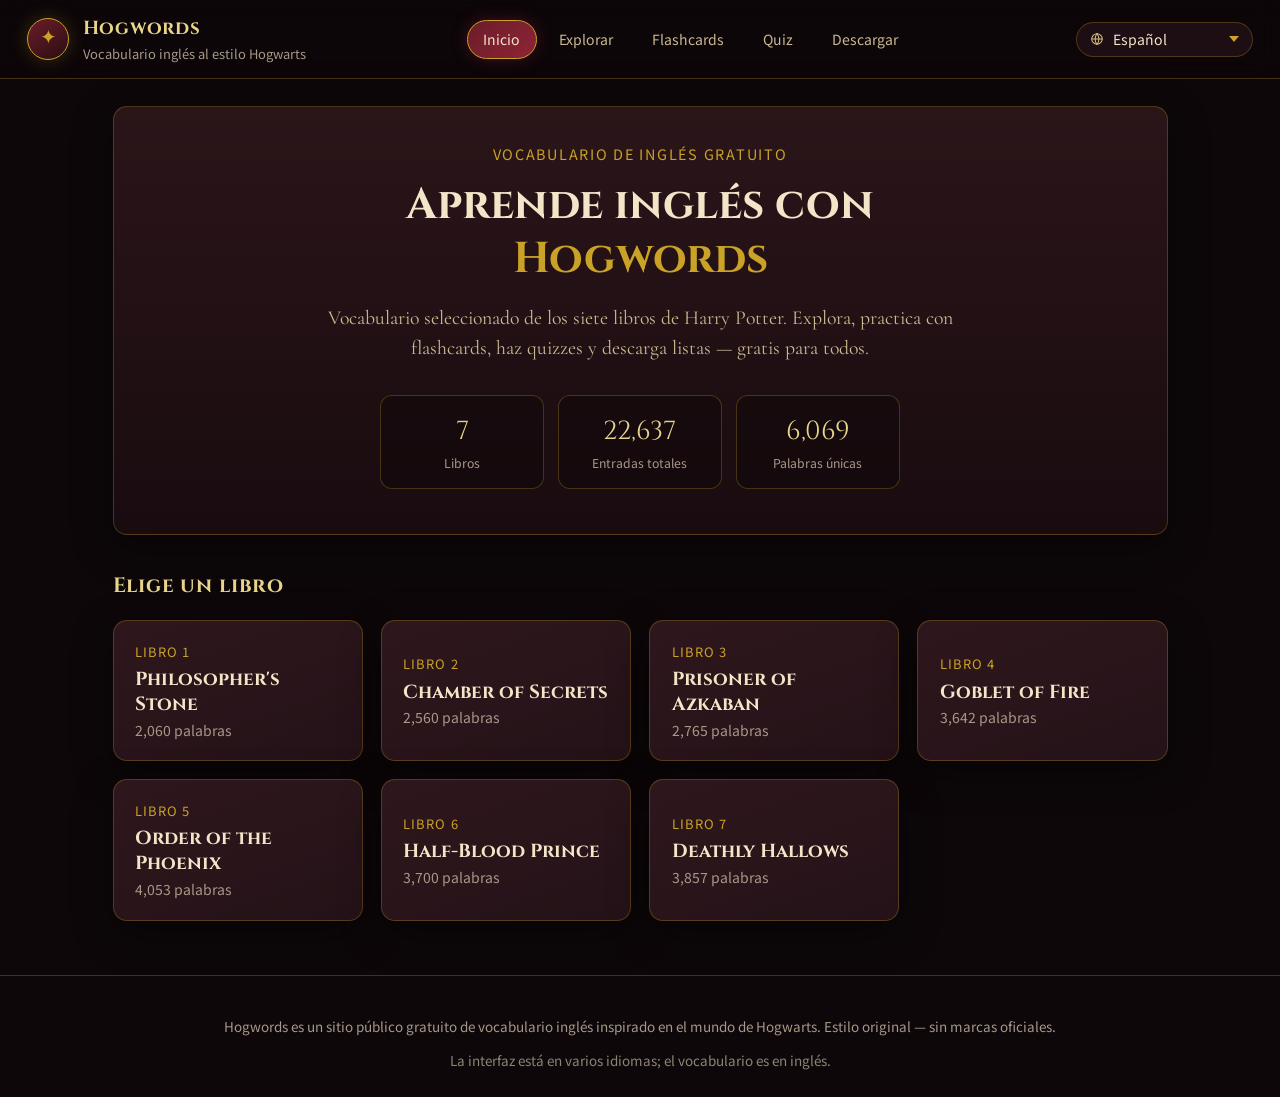
<file: es/index.html>
<!DOCTYPE html>
<html lang="es">
<head>
  <meta charset="UTF-8" />
  <meta name="viewport" content="width=device-width, initial-scale=1" />
  <title>Hogwords — Vocabulario de inglés de Harry Potter (gratis)</title>
  <meta name="description" content="Aprende inglés con vocabulario inspirado en Hogwarts de los siete libros. Flashcards, quizzes, explorar y descargar gratis — Hogwords." />
  <link rel="canonical" href="https://hogwords.pages.dev/es/" />
  <link rel="alternate" hreflang="en" href="https://hogwords.pages.dev/en/" />
  <link rel="alternate" hreflang="zh-CN" href="https://hogwords.pages.dev/zh-CN/" />
  <link rel="alternate" hreflang="zh-TW" href="https://hogwords.pages.dev/zh-TW/" />
  <link rel="alternate" hreflang="ja" href="https://hogwords.pages.dev/ja/" />
  <link rel="alternate" hreflang="ko" href="https://hogwords.pages.dev/ko/" />
  <link rel="alternate" hreflang="es" href="https://hogwords.pages.dev/es/" />
  <link rel="alternate" hreflang="fr" href="https://hogwords.pages.dev/fr/" />
  <link rel="alternate" hreflang="de" href="https://hogwords.pages.dev/de/" />
  <link rel="alternate" hreflang="pt" href="https://hogwords.pages.dev/pt/" />
  <link rel="alternate" hreflang="ru" href="https://hogwords.pages.dev/ru/" />
  <link rel="alternate" hreflang="x-default" href="https://hogwords.pages.dev/" />
  <meta name="robots" content="index, follow" />
  <meta name="theme-color" content="#6b1d2a" />
  <meta name="author" content="Hogwords" />
  <meta name="keywords" content="Hogwords, Harry Potter vocabulary, Hogwarts English, English flashcards, learn English, free vocabulary, ESL, word list" />

  <meta property="og:type" content="website" />
  <meta property="og:url" content="https://hogwords.pages.dev/es/" />
  <meta property="og:site_name" content="Hogwords" />
  <meta property="og:title" content="Hogwords — Vocabulario de inglés de Harry Potter (gratis)" />
  <meta property="og:description" content="Aprende inglés con vocabulario inspirado en Hogwarts de los siete libros. Flashcards, quizzes, explorar y descargar gratis — Hogwords." />
  <meta property="og:locale" content="es_ES" />

  <meta name="twitter:card" content="summary" />
  <meta name="twitter:title" content="Hogwords — Vocabulario de inglés de Harry Potter (gratis)" />
  <meta name="twitter:description" content="Aprende inglés con vocabulario inspirado en Hogwarts de los siete libros. Flashcards, quizzes, explorar y descargar gratis — Hogwords." />

  <link rel="icon" href="/favicon.svg" type="image/svg+xml" />
  <link rel="alternate icon" href="/favicon.svg" />

  <link rel="preconnect" href="https://fonts.googleapis.com" />
  <link rel="preconnect" href="https://fonts.gstatic.com" crossorigin />
  <link href="https://fonts.googleapis.com/css2?family=Cinzel:wght@400;600;700&family=Cormorant+Garamond:ital,wght@0,400;0,600;1,400&family=Noto+Sans+SC:wght@400;500;700&family=Noto+Sans+TC:wght@400;500;700&family=Noto+Sans+JP:wght@400;500;700&family=Noto+Sans+KR:wght@400;500;700&display=swap" rel="stylesheet" />
  <link rel="stylesheet" href="/styles.css" />

  <script type="application/ld+json">
  {
    "@context": "https://schema.org",
    "@graph": [
      {
        "@type": "WebSite",
        "name": "Hogwords",
        "alternateName": "Hogwords Vocabulary",
        "url": "https://hogwords.pages.dev/es/",
        "description": "Free public Harry Potter / Hogwarts-inspired English vocabulary learning site with flashcards, quizzes, and downloads.",
        "inLanguage": ["en", "zh-CN", "zh-TW", "ja", "ko", "es", "fr", "de", "pt", "ru"]
      },
      {
        "@type": "LearningResource",
        "name": "Hogwords English Vocabulary",
        "description": "Curated English vocabulary from all seven Harry Potter books. Browse, practice with flashcards, take quizzes, and download word lists.",
        "url": "https://hogwords.pages.dev/es/",
        "learningResourceType": ["flashcard", "quiz", "word list"],
        "educationalLevel": "beginner to intermediate",
        "inLanguage": "en",
        "isAccessibleForFree": true,
        "teaches": "English vocabulary"
      }
    ]
  }
  </script>
</head>
<body>
  <div class="bg-glow" aria-hidden="true"></div>
  <header class="site-header">
    <a class="brand" href="/es/" data-view="home">
      <span class="brand-mark" aria-hidden="true">✦</span>
      <div>
        <div class="brand-title">Hogwords</div>
        <div class="brand-sub" data-i18n="brand.sub">Vocabulario inglés al estilo Hogwarts</div>
      </div>
    </a>
    <nav class="nav" data-i18n-aria="nav.aria" aria-label="Principal">
      <a class="nav-btn active" href="/es/" data-view="home" data-i18n="nav.home">Inicio</a>
      <a class="nav-btn" href="/es/browse/" data-view="browse" data-i18n="nav.browse">Explorar</a>
      <a class="nav-btn" href="/es/flash/" data-view="flash" data-i18n="nav.flash">Flashcards</a>
      <a class="nav-btn" href="/es/quiz/" data-view="quiz" data-i18n="nav.quiz">Quiz</a>
      <a class="nav-btn" href="/es/download/" data-view="download" data-i18n="nav.download">Descargar</a>
    </nav>
    <div id="lang-switcher" class="lang-switcher"></div>
  </header>

  <main id="app">
    <section id="view-home" class="view active">
      <div class="hero">
        <p class="eyebrow" data-i18n="home.eyebrow">Vocabulario de inglés gratuito</p>
        <h1><span data-i18n="home.h1a">Aprende inglés con</span><br /><span class="gold" data-i18n="home.h1b">Hogwords</span></h1>
        <p class="lead" data-i18n="home.lead">
          Vocabulario seleccionado de los siete libros de Harry Potter. Explora, practica con flashcards, haz quizzes y descarga listas — gratis para todos.
        </p>
        <div class="hero-stats" id="hero-stats">
          <div class="stat-card"><div class="stat-num" id="stat-books">7</div><div class="stat-label" data-i18n="home.statBooks">Libros</div></div>
          <div class="stat-card"><div class="stat-num" id="stat-total">22,637</div><div class="stat-label" data-i18n="home.statTotal">Entradas totales</div></div>
          <div class="stat-card"><div class="stat-num" id="stat-unique">6,069</div><div class="stat-label" data-i18n="home.statUnique">Palabras únicas</div></div>
        </div>
      </div>
      <h2 class="section-title" data-i18n="home.chooseBook">Elige un libro</h2>
      <div class="book-grid" id="book-grid"></div>
    </section>

    <section id="view-browse" class="view">
      <div class="panel-head">
        <h2 data-i18n="browse.title">Explorador de palabras</h2>
        <p class="muted" data-i18n="browse.sub">Buscar, filtrar por libro, A–Z, paginación</p>
      </div>
      <div class="toolbar">
        <label class="field grow">
          <span data-i18n="browse.search">Buscar</span>
          <input type="search" id="search-input" data-i18n-placeholder="browse.searchPh" placeholder="Escribe una palabra…" autocomplete="off" />
        </label>
        <label class="field">
          <span data-i18n="browse.book">Libro</span>
          <select id="filter-book">
            <option value="all">All books</option>
          </select>
        </label>
      </div>
      <div class="az-bar" id="az-bar" aria-label="A to Z jump"></div>
      <div class="list-meta">
        <span id="list-count">0 words</span>
        <div class="pager">
          <button type="button" id="page-prev" class="btn ghost" data-i18n="browse.prev">← Ant.</button>
          <span id="page-info">1 / 1</span>
          <button type="button" id="page-next" class="btn ghost" data-i18n="browse.next">Sig. →</button>
        </div>
      </div>
      <div class="word-table-wrap">
        <table class="word-table">
          <thead>
            <tr>
              <th>#</th>
              <th data-i18n="browse.thWord">Palabra</th>
              <th data-i18n="browse.thBook">Libro</th>
              <th></th>
            </tr>
          </thead>
          <tbody id="word-tbody"></tbody>
        </table>
      </div>
    </section>

    <section id="view-flash" class="view">
      <div class="panel-head">
        <h2 data-i18n="flash.title">Flashcards</h2>
        <p class="muted" data-i18n="flash.sub">Mira la palabra, revela, marca sé / aprendiendo · TTS opcional</p>
      </div>
      <div class="toolbar">
        <label class="field">
          <span data-i18n="flash.book">Libro</span>
          <select id="flash-book"></select>
        </label>
        <label class="field check" for="flash-tts">
          <input type="checkbox" id="flash-tts" checked />
          <span class="check-ui" aria-hidden="true"></span>
          <span class="check-label" data-i18n="flash.tts">Hablar (TTS inglés)</span>
        </label>
        <button type="button" class="btn" id="flash-shuffle" data-i18n="flash.shuffle">Barajar</button>
      </div>
      <div class="flash-stats">
        <span><span data-i18n="flash.progress">Progreso:</span> <strong id="flash-progress">0 / 0</strong></span>
        <span class="know"><span data-i18n="flash.know">Sé:</span> <strong id="flash-know">0</strong></span>
        <span class="dont"><span data-i18n="flash.dont">Aprendiendo:</span> <strong id="flash-dont">0</strong></span>
      </div>
      <div class="flash-stage">
        <div class="flash-card" id="flash-card" tabindex="0" role="button" aria-label="Reveal card">
          <div class="flash-face front">
            <div class="flash-hint" data-i18n="flash.hint">Clic para revelar</div>
            <div class="flash-word" id="flash-word">—</div>
            <div class="flash-book-tag" id="flash-book-tag"></div>
          </div>
          <div class="flash-face back hidden">
            <div class="flash-hint" data-i18n="flash.revealed">Revelado</div>
            <div class="flash-word gold" id="flash-word-back">—</div>
            <div class="flash-note" data-i18n="flash.note">Guarda esta palabra en mente</div>
          </div>
        </div>
        <div class="flash-actions">
          <button type="button" class="btn ghost" id="flash-speak" data-i18n="flash.speak">🔊 Hablar</button>
          <button type="button" class="btn danger" id="flash-dont-btn" data-i18n="flash.dontBtn">✗ No sé</button>
          <button type="button" class="btn success" id="flash-know-btn" data-i18n="flash.knowBtn">✓ Sé</button>
        </div>
      </div>
    </section>

    <section id="view-quiz" class="view">
      <div class="panel-head">
        <h2 data-i18n="quiz.title">Quiz</h2>
        <p class="muted" data-i18n="quiz.sub">Opción múltiple o escribir la palabra</p>
      </div>
      <div class="toolbar">
        <label class="field">
          <span data-i18n="quiz.book">Libro</span>
          <select id="quiz-book"></select>
        </label>
        <label class="field">
          <span data-i18n="quiz.mode">Modo</span>
          <select id="quiz-mode">
            <option value="mc" data-i18n="quiz.modeMc">Opción múltiple</option>
            <option value="type" data-i18n="quiz.modeType">Escribir la palabra</option>
          </select>
        </label>
        <label class="field">
          <span data-i18n="quiz.count">Preguntas</span>
          <select id="quiz-count">
            <option value="10">10</option>
            <option value="20" selected>20</option>
            <option value="30">30</option>
            <option value="50">50</option>
          </select>
        </label>
        <button type="button" class="btn primary" id="quiz-start" data-i18n="quiz.start">Empezar</button>
      </div>
      <div id="quiz-panel" class="quiz-panel hidden">
        <div class="quiz-progress">
          <div class="bar"><div id="quiz-bar" class="fill"></div></div>
          <span id="quiz-qnum">1 / 20</span>
          <span><span data-i18n="quiz.score">Puntos:</span> <strong id="quiz-score">0</strong></span>
        </div>
        <div class="quiz-prompt">
          <p class="muted" id="quiz-prompt-label">Pick the correct spelling</p>
          <div class="quiz-target" id="quiz-target">?</div>
        </div>
        <div id="quiz-choices" class="quiz-choices"></div>
        <div id="quiz-type-wrap" class="quiz-type-wrap hidden">
          <input type="text" id="quiz-input" data-i18n-placeholder="quiz.typePh" placeholder="Escribe la palabra en inglés…" autocomplete="off" spellcheck="false" />
          <button type="button" class="btn primary" id="quiz-submit" data-i18n="quiz.submit">Enviar</button>
        </div>
        <p id="quiz-feedback" class="quiz-feedback"></p>
      </div>
      <div id="quiz-result" class="quiz-result hidden">
        <h3 data-i18n="quiz.complete">Quiz terminado</h3>
        <p class="result-score"><span id="quiz-final-score">0</span> / <span id="quiz-final-total">0</span></p>
        <p class="muted" id="quiz-final-pct"></p>
        <button type="button" class="btn primary" id="quiz-restart" data-i18n="quiz.again">Intentar de nuevo</button>
      </div>
    </section>

    <section id="view-download" class="view">
      <div class="panel-head">
        <h2 data-i18n="dl.title">Descargar</h2>
        <p class="muted" data-i18n="dl.sub">Exportar un libro o todos · .txt / .csv / zip</p>
      </div>
      <div class="download-grid">
        <div class="dl-card">
          <h3 data-i18n="dl.single">Un libro</h3>
          <label class="field">
            <span data-i18n="dl.selectBook">Elegir libro</span>
            <select id="dl-book"></select>
          </label>
          <div class="dl-actions">
            <button type="button" class="btn" id="dl-book-txt" data-i18n="dl.txt">Descargar .txt</button>
            <button type="button" class="btn" id="dl-book-csv" data-i18n="dl.csv">Descargar .csv</button>
          </div>
        </div>
        <div class="dl-card">
          <h3 data-i18n="dl.all">Todos los libros</h3>
          <p class="muted" data-i18n="dl.allHint">Exportación combinada o zip de todos los txt</p>
          <div class="dl-actions">
            <button type="button" class="btn" id="dl-all-txt" data-i18n="dl.allTxt">Todo .txt</button>
            <button type="button" class="btn" id="dl-all-csv" data-i18n="dl.allCsv">Todo .csv</button>
            <a class="btn primary" id="dl-zip" href="/data/all-books-txt.zip" download="harry-potter-vocab-all-txt.zip" data-i18n="dl.zip">Todo .zip</a>
          </div>
        </div>
        <div class="dl-card">
          <h3 data-i18n="dl.prefab">Archivos estáticos</h3>
          <p class="muted" data-i18n="dl.prefabHint">Recursos pregenerados en el servidor</p>
          <div class="dl-actions">
            <a class="btn ghost" href="/data/words.json" download>words.json</a>
            <a class="btn ghost" href="/data/all-books.csv" download>all-books.csv</a>
          </div>
        </div>
      </div>
    </section>
  </main>

  <footer class="site-footer">
    <p data-i18n="footer.about">Hogwords es un sitio público gratuito de vocabulario inglés inspirado en el mundo de Hogwarts. Estilo original — sin marcas oficiales.</p>
    <p class="footer-note" data-i18n="footer.langNote">La interfaz está en varios idiomas; el vocabulario es en inglés.</p>
  </footer>

  <script src="/i18n.js"></script>
  <script src="/app.js"></script>
</body>
</html>
</file>
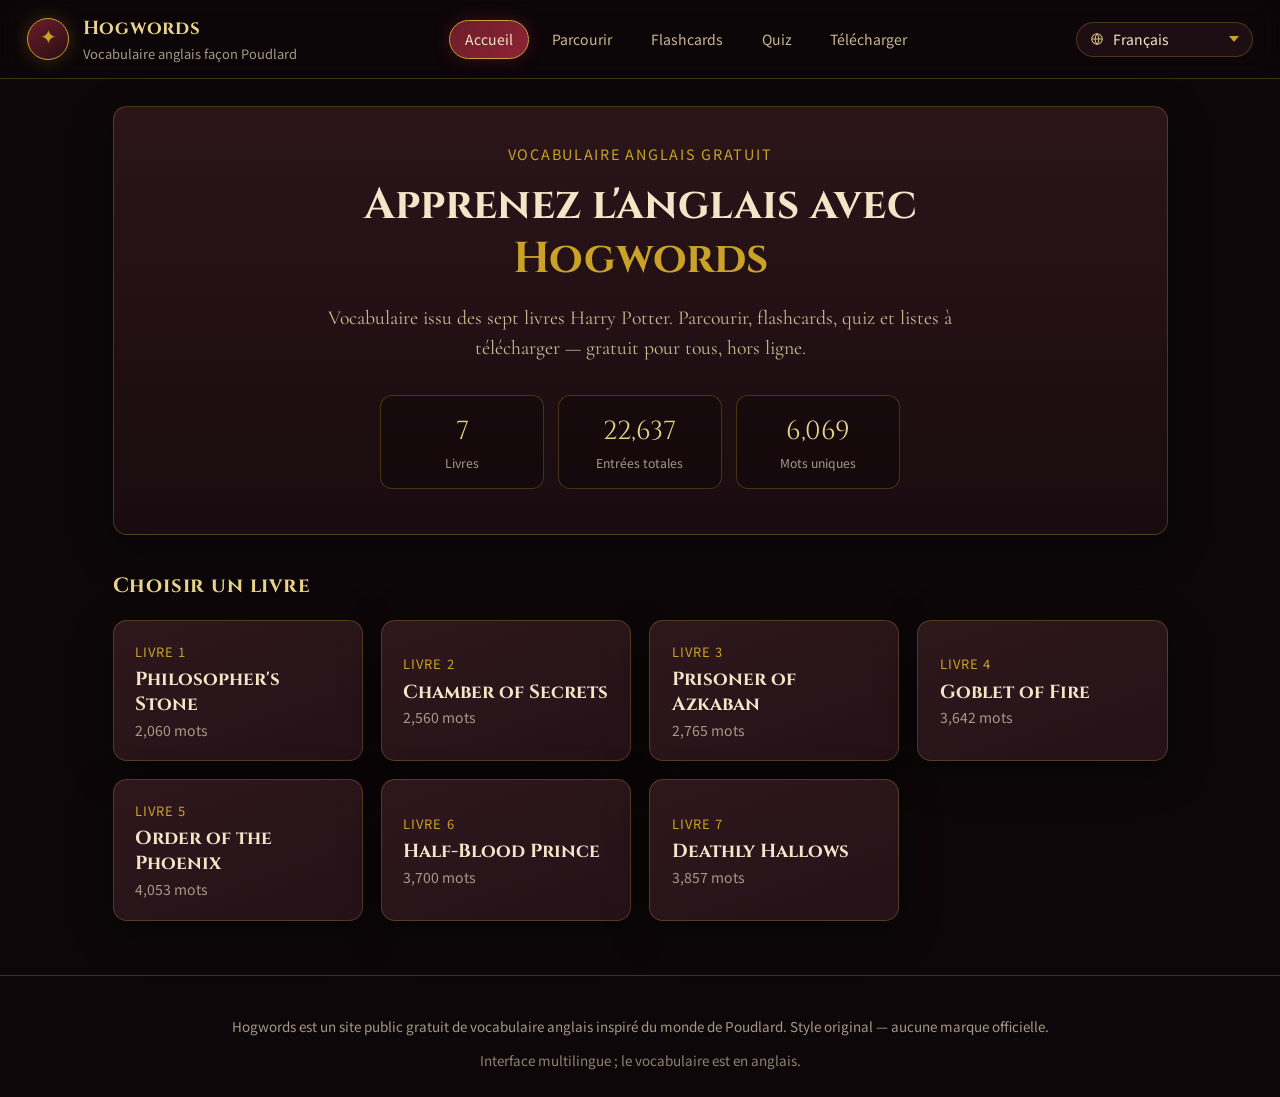
<file: fr/index.html>
<!DOCTYPE html>
<html lang="fr">
<head>
  <meta charset="UTF-8" />
  <meta name="viewport" content="width=device-width, initial-scale=1" />
  <title>Hogwords — Vocabulaire anglais Harry Potter (gratuit)</title>
  <meta name="description" content="Apprenez l'anglais avec un vocabulaire inspiré de Poudlard issu des sept livres. Flashcards, quiz, parcours et téléchargement gratuits — Hogwords." />
  <link rel="canonical" href="https://hogwords.pages.dev/fr/" />
  <link rel="alternate" hreflang="en" href="https://hogwords.pages.dev/en/" />
  <link rel="alternate" hreflang="zh-CN" href="https://hogwords.pages.dev/zh-CN/" />
  <link rel="alternate" hreflang="zh-TW" href="https://hogwords.pages.dev/zh-TW/" />
  <link rel="alternate" hreflang="ja" href="https://hogwords.pages.dev/ja/" />
  <link rel="alternate" hreflang="ko" href="https://hogwords.pages.dev/ko/" />
  <link rel="alternate" hreflang="es" href="https://hogwords.pages.dev/es/" />
  <link rel="alternate" hreflang="fr" href="https://hogwords.pages.dev/fr/" />
  <link rel="alternate" hreflang="de" href="https://hogwords.pages.dev/de/" />
  <link rel="alternate" hreflang="pt" href="https://hogwords.pages.dev/pt/" />
  <link rel="alternate" hreflang="ru" href="https://hogwords.pages.dev/ru/" />
  <link rel="alternate" hreflang="x-default" href="https://hogwords.pages.dev/" />
  <meta name="robots" content="index, follow" />
  <meta name="theme-color" content="#6b1d2a" />
  <meta name="author" content="Hogwords" />
  <meta name="keywords" content="Hogwords, Harry Potter vocabulary, Hogwarts English, English flashcards, learn English, free vocabulary, ESL, word list" />

  <meta property="og:type" content="website" />
  <meta property="og:url" content="https://hogwords.pages.dev/fr/" />
  <meta property="og:site_name" content="Hogwords" />
  <meta property="og:title" content="Hogwords — Vocabulaire anglais Harry Potter (gratuit)" />
  <meta property="og:description" content="Apprenez l'anglais avec un vocabulaire inspiré de Poudlard issu des sept livres. Flashcards, quiz, parcours et téléchargement gratuits — Hogwords." />
  <meta property="og:locale" content="fr_FR" />

  <meta name="twitter:card" content="summary" />
  <meta name="twitter:title" content="Hogwords — Vocabulaire anglais Harry Potter (gratuit)" />
  <meta name="twitter:description" content="Apprenez l'anglais avec un vocabulaire inspiré de Poudlard issu des sept livres. Flashcards, quiz, parcours et téléchargement gratuits — Hogwords." />

  <link rel="icon" href="/favicon.svg" type="image/svg+xml" />
  <link rel="alternate icon" href="/favicon.svg" />

  <link rel="preconnect" href="https://fonts.googleapis.com" />
  <link rel="preconnect" href="https://fonts.gstatic.com" crossorigin />
  <link href="https://fonts.googleapis.com/css2?family=Cinzel:wght@400;600;700&family=Cormorant+Garamond:ital,wght@0,400;0,600;1,400&family=Noto+Sans+SC:wght@400;500;700&family=Noto+Sans+TC:wght@400;500;700&family=Noto+Sans+JP:wght@400;500;700&family=Noto+Sans+KR:wght@400;500;700&display=swap" rel="stylesheet" />
  <link rel="stylesheet" href="/styles.css" />

  <script type="application/ld+json">
  {
    "@context": "https://schema.org",
    "@graph": [
      {
        "@type": "WebSite",
        "name": "Hogwords",
        "alternateName": "Hogwords Vocabulary",
        "url": "https://hogwords.pages.dev/fr/",
        "description": "Free public Harry Potter / Hogwarts-inspired English vocabulary learning site with flashcards, quizzes, and downloads.",
        "inLanguage": ["en", "zh-CN", "zh-TW", "ja", "ko", "es", "fr", "de", "pt", "ru"]
      },
      {
        "@type": "LearningResource",
        "name": "Hogwords English Vocabulary",
        "description": "Curated English vocabulary from all seven Harry Potter books. Browse, practice with flashcards, take quizzes, and download word lists.",
        "url": "https://hogwords.pages.dev/fr/",
        "learningResourceType": ["flashcard", "quiz", "word list"],
        "educationalLevel": "beginner to intermediate",
        "inLanguage": "en",
        "isAccessibleForFree": true,
        "teaches": "English vocabulary"
      }
    ]
  }
  </script>
</head>
<body>
  <div class="bg-glow" aria-hidden="true"></div>
  <header class="site-header">
    <a class="brand" href="/fr/" data-view="home">
      <span class="brand-mark" aria-hidden="true">✦</span>
      <div>
        <div class="brand-title">Hogwords</div>
        <div class="brand-sub" data-i18n="brand.sub">Vocabulaire anglais façon Poudlard</div>
      </div>
    </a>
    <nav class="nav" data-i18n-aria="nav.aria" aria-label="Principal">
      <a class="nav-btn active" href="/fr/" data-view="home" data-i18n="nav.home">Accueil</a>
      <a class="nav-btn" href="/fr/browse/" data-view="browse" data-i18n="nav.browse">Parcourir</a>
      <a class="nav-btn" href="/fr/flash/" data-view="flash" data-i18n="nav.flash">Flashcards</a>
      <a class="nav-btn" href="/fr/quiz/" data-view="quiz" data-i18n="nav.quiz">Quiz</a>
      <a class="nav-btn" href="/fr/download/" data-view="download" data-i18n="nav.download">Télécharger</a>
    </nav>
    <div id="lang-switcher" class="lang-switcher"></div>
  </header>

  <main id="app">
    <section id="view-home" class="view active">
      <div class="hero">
        <p class="eyebrow" data-i18n="home.eyebrow">Vocabulaire anglais gratuit</p>
        <h1><span data-i18n="home.h1a">Apprenez l'anglais avec</span><br /><span class="gold" data-i18n="home.h1b">Hogwords</span></h1>
        <p class="lead" data-i18n="home.lead">
          Vocabulaire issu des sept livres Harry Potter. Parcourir, flashcards, quiz et listes à télécharger — gratuit pour tous, hors ligne.
        </p>
        <div class="hero-stats" id="hero-stats">
          <div class="stat-card"><div class="stat-num" id="stat-books">7</div><div class="stat-label" data-i18n="home.statBooks">Livres</div></div>
          <div class="stat-card"><div class="stat-num" id="stat-total">22,637</div><div class="stat-label" data-i18n="home.statTotal">Entrées totales</div></div>
          <div class="stat-card"><div class="stat-num" id="stat-unique">6,069</div><div class="stat-label" data-i18n="home.statUnique">Mots uniques</div></div>
        </div>
      </div>
      <h2 class="section-title" data-i18n="home.chooseBook">Choisir un livre</h2>
      <div class="book-grid" id="book-grid"></div>
    </section>

    <section id="view-browse" class="view">
      <div class="panel-head">
        <h2 data-i18n="browse.title">Explorateur de mots</h2>
        <p class="muted" data-i18n="browse.sub">Recherche, filtre par livre, A–Z, pagination</p>
      </div>
      <div class="toolbar">
        <label class="field grow">
          <span data-i18n="browse.search">Rechercher</span>
          <input type="search" id="search-input" data-i18n-placeholder="browse.searchPh" placeholder="Tapez un mot…" autocomplete="off" />
        </label>
        <label class="field">
          <span data-i18n="browse.book">Livre</span>
          <select id="filter-book">
            <option value="all">All books</option>
          </select>
        </label>
      </div>
      <div class="az-bar" id="az-bar" aria-label="A to Z jump"></div>
      <div class="list-meta">
        <span id="list-count">0 words</span>
        <div class="pager">
          <button type="button" id="page-prev" class="btn ghost" data-i18n="browse.prev">← Préc.</button>
          <span id="page-info">1 / 1</span>
          <button type="button" id="page-next" class="btn ghost" data-i18n="browse.next">Suiv. →</button>
        </div>
      </div>
      <div class="word-table-wrap">
        <table class="word-table">
          <thead>
            <tr>
              <th>#</th>
              <th data-i18n="browse.thWord">Mot</th>
              <th data-i18n="browse.thBook">Livre</th>
              <th></th>
            </tr>
          </thead>
          <tbody id="word-tbody"></tbody>
        </table>
      </div>
    </section>

    <section id="view-flash" class="view">
      <div class="panel-head">
        <h2 data-i18n="flash.title">Flashcards</h2>
        <p class="muted" data-i18n="flash.sub">Voir le mot, révéler, marquer connu / à apprendre · TTS optionnel</p>
      </div>
      <div class="toolbar">
        <label class="field">
          <span data-i18n="flash.book">Livre</span>
          <select id="flash-book"></select>
        </label>
        <label class="field check" for="flash-tts">
          <input type="checkbox" id="flash-tts" checked />
          <span class="check-ui" aria-hidden="true"></span>
          <span class="check-label" data-i18n="flash.tts">Lire (TTS anglais)</span>
        </label>
        <button type="button" class="btn" id="flash-shuffle" data-i18n="flash.shuffle">Mélanger</button>
      </div>
      <div class="flash-stats">
        <span><span data-i18n="flash.progress">Progression :</span> <strong id="flash-progress">0 / 0</strong></span>
        <span class="know"><span data-i18n="flash.know">Connu :</span> <strong id="flash-know">0</strong></span>
        <span class="dont"><span data-i18n="flash.dont">À apprendre :</span> <strong id="flash-dont">0</strong></span>
      </div>
      <div class="flash-stage">
        <div class="flash-card" id="flash-card" tabindex="0" role="button" aria-label="Reveal card">
          <div class="flash-face front">
            <div class="flash-hint" data-i18n="flash.hint">Cliquer pour révéler</div>
            <div class="flash-word" id="flash-word">—</div>
            <div class="flash-book-tag" id="flash-book-tag"></div>
          </div>
          <div class="flash-face back hidden">
            <div class="flash-hint" data-i18n="flash.revealed">Révélé</div>
            <div class="flash-word gold" id="flash-word-back">—</div>
            <div class="flash-note" data-i18n="flash.note">Gardez ce mot en tête</div>
          </div>
        </div>
        <div class="flash-actions">
          <button type="button" class="btn ghost" id="flash-speak" data-i18n="flash.speak">🔊 Lire</button>
          <button type="button" class="btn danger" id="flash-dont-btn" data-i18n="flash.dontBtn">✗ Je ne sais pas</button>
          <button type="button" class="btn success" id="flash-know-btn" data-i18n="flash.knowBtn">✓ Je sais</button>
        </div>
      </div>
    </section>

    <section id="view-quiz" class="view">
      <div class="panel-head">
        <h2 data-i18n="quiz.title">Quiz</h2>
        <p class="muted" data-i18n="quiz.sub">QCM ou écrire le mot</p>
      </div>
      <div class="toolbar">
        <label class="field">
          <span data-i18n="quiz.book">Livre</span>
          <select id="quiz-book"></select>
        </label>
        <label class="field">
          <span data-i18n="quiz.mode">Mode</span>
          <select id="quiz-mode">
            <option value="mc" data-i18n="quiz.modeMc">QCM</option>
            <option value="type" data-i18n="quiz.modeType">Écrire le mot</option>
          </select>
        </label>
        <label class="field">
          <span data-i18n="quiz.count">Questions</span>
          <select id="quiz-count">
            <option value="10">10</option>
            <option value="20" selected>20</option>
            <option value="30">30</option>
            <option value="50">50</option>
          </select>
        </label>
        <button type="button" class="btn primary" id="quiz-start" data-i18n="quiz.start">Commencer</button>
      </div>
      <div id="quiz-panel" class="quiz-panel hidden">
        <div class="quiz-progress">
          <div class="bar"><div id="quiz-bar" class="fill"></div></div>
          <span id="quiz-qnum">1 / 20</span>
          <span><span data-i18n="quiz.score">Score :</span> <strong id="quiz-score">0</strong></span>
        </div>
        <div class="quiz-prompt">
          <p class="muted" id="quiz-prompt-label">Pick the correct spelling</p>
          <div class="quiz-target" id="quiz-target">?</div>
        </div>
        <div id="quiz-choices" class="quiz-choices"></div>
        <div id="quiz-type-wrap" class="quiz-type-wrap hidden">
          <input type="text" id="quiz-input" data-i18n-placeholder="quiz.typePh" placeholder="Tapez le mot anglais…" autocomplete="off" spellcheck="false" />
          <button type="button" class="btn primary" id="quiz-submit" data-i18n="quiz.submit">Valider</button>
        </div>
        <p id="quiz-feedback" class="quiz-feedback"></p>
      </div>
      <div id="quiz-result" class="quiz-result hidden">
        <h3 data-i18n="quiz.complete">Quiz terminé</h3>
        <p class="result-score"><span id="quiz-final-score">0</span> / <span id="quiz-final-total">0</span></p>
        <p class="muted" id="quiz-final-pct"></p>
        <button type="button" class="btn primary" id="quiz-restart" data-i18n="quiz.again">Réessayer</button>
      </div>
    </section>

    <section id="view-download" class="view">
      <div class="panel-head">
        <h2 data-i18n="dl.title">Télécharger</h2>
        <p class="muted" data-i18n="dl.sub">Exporter un livre ou tous · .txt / .csv / zip</p>
      </div>
      <div class="download-grid">
        <div class="dl-card">
          <h3 data-i18n="dl.single">Un livre</h3>
          <label class="field">
            <span data-i18n="dl.selectBook">Choisir le livre</span>
            <select id="dl-book"></select>
          </label>
          <div class="dl-actions">
            <button type="button" class="btn" id="dl-book-txt" data-i18n="dl.txt">Télécharger .txt</button>
            <button type="button" class="btn" id="dl-book-csv" data-i18n="dl.csv">Télécharger .csv</button>
          </div>
        </div>
        <div class="dl-card">
          <h3 data-i18n="dl.all">Tous les livres</h3>
          <p class="muted" data-i18n="dl.allHint">Export combiné ou zip de tous les txt</p>
          <div class="dl-actions">
            <button type="button" class="btn" id="dl-all-txt" data-i18n="dl.allTxt">Tout .txt</button>
            <button type="button" class="btn" id="dl-all-csv" data-i18n="dl.allCsv">Tout .csv</button>
            <a class="btn primary" id="dl-zip" href="/data/all-books-txt.zip" download="harry-potter-vocab-all-txt.zip" data-i18n="dl.zip">Tout .zip</a>
          </div>
        </div>
        <div class="dl-card">
          <h3 data-i18n="dl.prefab">Fichiers statiques</h3>
          <p class="muted" data-i18n="dl.prefabHint">Ressources pré-générées sur le serveur</p>
          <div class="dl-actions">
            <a class="btn ghost" href="/data/words.json" download>words.json</a>
            <a class="btn ghost" href="/data/all-books.csv" download>all-books.csv</a>
          </div>
        </div>
      </div>
    </section>
  </main>

  <footer class="site-footer">
    <p data-i18n="footer.about">Hogwords est un site public gratuit de vocabulaire anglais inspiré du monde de Poudlard. Style original — aucune marque officielle.</p>
    <p class="footer-note" data-i18n="footer.langNote">Interface multilingue ; le vocabulaire est en anglais.</p>
  </footer>

  <script src="/i18n.js"></script>
  <script src="/app.js"></script>
</body>
</html>
</file>
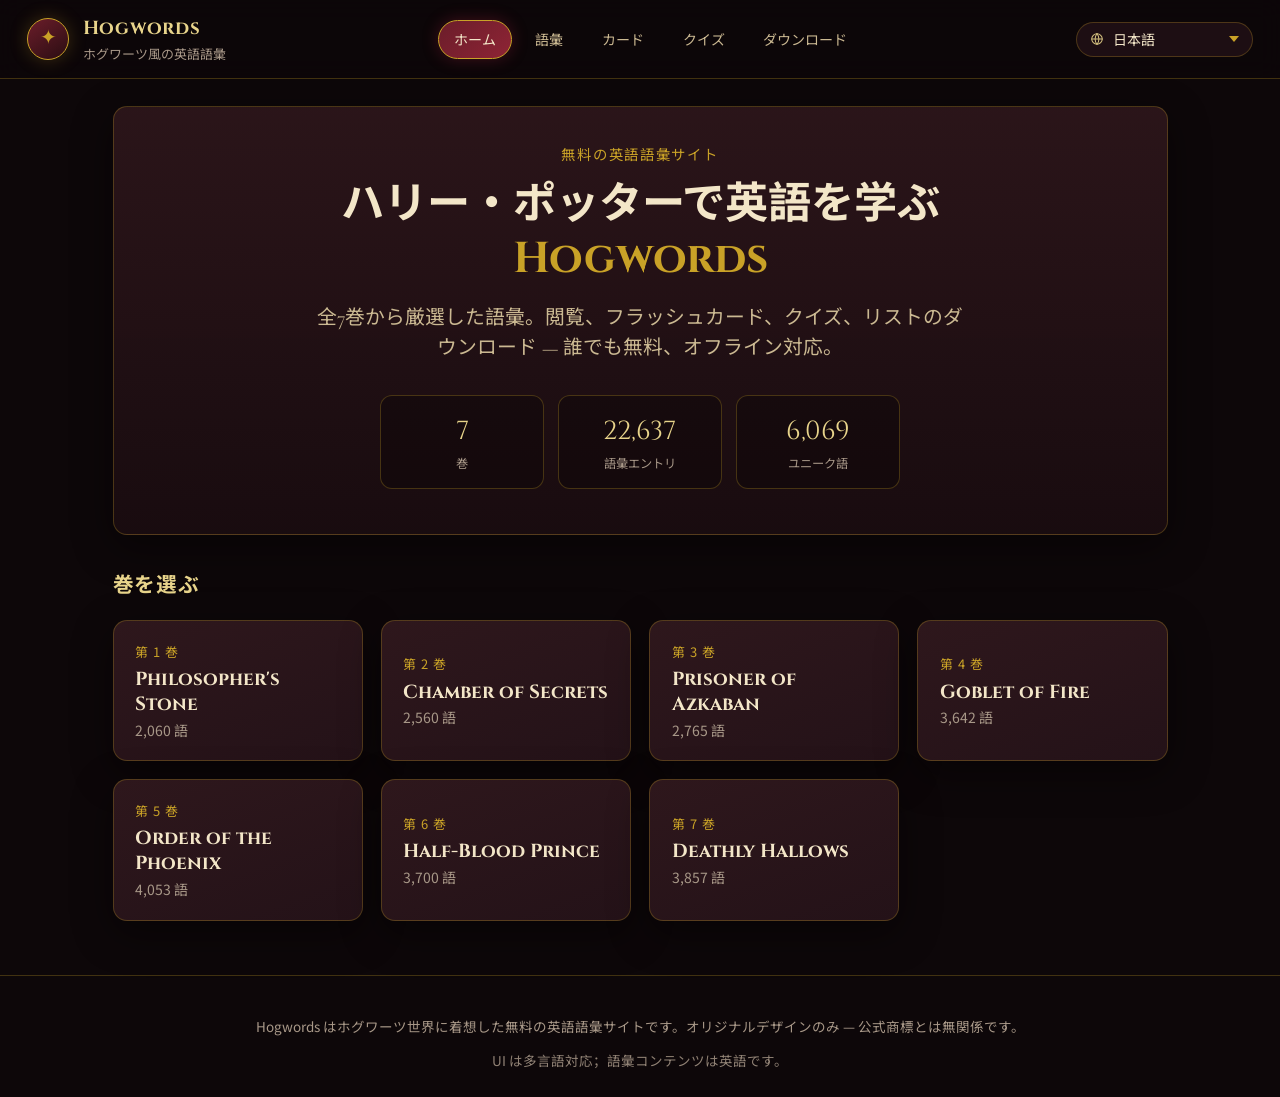
<file: ja/index.html>
<!DOCTYPE html>
<html lang="ja">
<head>
  <meta charset="UTF-8" />
  <meta name="viewport" content="width=device-width, initial-scale=1" />
  <title>Hogwords — ハリー・ポッター英語語彙（無料）</title>
  <meta name="description" content="全7巻のハリー・ポッターから厳選した英語語彙。フラッシュカード・クイズ・閲覧・ダウンロード無料 — Hogwords。" />
  <link rel="canonical" href="https://hogwords.pages.dev/ja/" />
  <link rel="alternate" hreflang="en" href="https://hogwords.pages.dev/en/" />
  <link rel="alternate" hreflang="zh-CN" href="https://hogwords.pages.dev/zh-CN/" />
  <link rel="alternate" hreflang="zh-TW" href="https://hogwords.pages.dev/zh-TW/" />
  <link rel="alternate" hreflang="ja" href="https://hogwords.pages.dev/ja/" />
  <link rel="alternate" hreflang="ko" href="https://hogwords.pages.dev/ko/" />
  <link rel="alternate" hreflang="es" href="https://hogwords.pages.dev/es/" />
  <link rel="alternate" hreflang="fr" href="https://hogwords.pages.dev/fr/" />
  <link rel="alternate" hreflang="de" href="https://hogwords.pages.dev/de/" />
  <link rel="alternate" hreflang="pt" href="https://hogwords.pages.dev/pt/" />
  <link rel="alternate" hreflang="ru" href="https://hogwords.pages.dev/ru/" />
  <link rel="alternate" hreflang="x-default" href="https://hogwords.pages.dev/" />
  <meta name="robots" content="index, follow" />
  <meta name="theme-color" content="#6b1d2a" />
  <meta name="author" content="Hogwords" />
  <meta name="keywords" content="Hogwords, Harry Potter vocabulary, Hogwarts English, English flashcards, learn English, free vocabulary, ESL, word list" />

  <meta property="og:type" content="website" />
  <meta property="og:url" content="https://hogwords.pages.dev/ja/" />
  <meta property="og:site_name" content="Hogwords" />
  <meta property="og:title" content="Hogwords — ハリー・ポッター英語語彙（無料）" />
  <meta property="og:description" content="全7巻のハリー・ポッターから厳選した英語語彙。フラッシュカード・クイズ・閲覧・ダウンロード無料 — Hogwords。" />
  <meta property="og:locale" content="ja_JP" />

  <meta name="twitter:card" content="summary" />
  <meta name="twitter:title" content="Hogwords — ハリー・ポッター英語語彙（無料）" />
  <meta name="twitter:description" content="全7巻のハリー・ポッターから厳選した英語語彙。フラッシュカード・クイズ・閲覧・ダウンロード無料 — Hogwords。" />

  <link rel="icon" href="/favicon.svg" type="image/svg+xml" />
  <link rel="alternate icon" href="/favicon.svg" />

  <link rel="preconnect" href="https://fonts.googleapis.com" />
  <link rel="preconnect" href="https://fonts.gstatic.com" crossorigin />
  <link href="https://fonts.googleapis.com/css2?family=Cinzel:wght@400;600;700&family=Cormorant+Garamond:ital,wght@0,400;0,600;1,400&family=Noto+Sans+SC:wght@400;500;700&family=Noto+Sans+TC:wght@400;500;700&family=Noto+Sans+JP:wght@400;500;700&family=Noto+Sans+KR:wght@400;500;700&display=swap" rel="stylesheet" />
  <link rel="stylesheet" href="/styles.css" />

  <script type="application/ld+json">
  {
    "@context": "https://schema.org",
    "@graph": [
      {
        "@type": "WebSite",
        "name": "Hogwords",
        "alternateName": "Hogwords Vocabulary",
        "url": "https://hogwords.pages.dev/ja/",
        "description": "Free public Harry Potter / Hogwarts-inspired English vocabulary learning site with flashcards, quizzes, and downloads.",
        "inLanguage": ["en", "zh-CN", "zh-TW", "ja", "ko", "es", "fr", "de", "pt", "ru"]
      },
      {
        "@type": "LearningResource",
        "name": "Hogwords English Vocabulary",
        "description": "Curated English vocabulary from all seven Harry Potter books. Browse, practice with flashcards, take quizzes, and download word lists.",
        "url": "https://hogwords.pages.dev/ja/",
        "learningResourceType": ["flashcard", "quiz", "word list"],
        "educationalLevel": "beginner to intermediate",
        "inLanguage": "en",
        "isAccessibleForFree": true,
        "teaches": "English vocabulary"
      }
    ]
  }
  </script>
</head>
<body>
  <div class="bg-glow" aria-hidden="true"></div>
  <header class="site-header">
    <a class="brand" href="/ja/" data-view="home">
      <span class="brand-mark" aria-hidden="true">✦</span>
      <div>
        <div class="brand-title">Hogwords</div>
        <div class="brand-sub" data-i18n="brand.sub">ホグワーツ風の英語語彙</div>
      </div>
    </a>
    <nav class="nav" data-i18n-aria="nav.aria" aria-label="メイン">
      <a class="nav-btn active" href="/ja/" data-view="home" data-i18n="nav.home">ホーム</a>
      <a class="nav-btn" href="/ja/browse/" data-view="browse" data-i18n="nav.browse">語彙</a>
      <a class="nav-btn" href="/ja/flash/" data-view="flash" data-i18n="nav.flash">カード</a>
      <a class="nav-btn" href="/ja/quiz/" data-view="quiz" data-i18n="nav.quiz">クイズ</a>
      <a class="nav-btn" href="/ja/download/" data-view="download" data-i18n="nav.download">ダウンロード</a>
    </nav>
    <div id="lang-switcher" class="lang-switcher"></div>
  </header>

  <main id="app">
    <section id="view-home" class="view active">
      <div class="hero">
        <p class="eyebrow" data-i18n="home.eyebrow">無料の英語語彙サイト</p>
        <h1><span data-i18n="home.h1a">ハリー・ポッターで英語を学ぶ</span><br /><span class="gold" data-i18n="home.h1b">Hogwords</span></h1>
        <p class="lead" data-i18n="home.lead">
          全7巻から厳選した語彙。閲覧、フラッシュカード、クイズ、リストのダウンロード — 誰でも無料、オフライン対応。
        </p>
        <div class="hero-stats" id="hero-stats">
          <div class="stat-card"><div class="stat-num" id="stat-books">7</div><div class="stat-label" data-i18n="home.statBooks">巻</div></div>
          <div class="stat-card"><div class="stat-num" id="stat-total">22,637</div><div class="stat-label" data-i18n="home.statTotal">語彙エントリ</div></div>
          <div class="stat-card"><div class="stat-num" id="stat-unique">6,069</div><div class="stat-label" data-i18n="home.statUnique">ユニーク語</div></div>
        </div>
      </div>
      <h2 class="section-title" data-i18n="home.chooseBook">巻を選ぶ</h2>
      <div class="book-grid" id="book-grid"></div>
    </section>

    <section id="view-browse" class="view">
      <div class="panel-head">
        <h2 data-i18n="browse.title">語彙ブラウザ</h2>
        <p class="muted" data-i18n="browse.sub">検索、巻で絞り込み、A–Z、ページ分割</p>
      </div>
      <div class="toolbar">
        <label class="field grow">
          <span data-i18n="browse.search">検索</span>
          <input type="search" id="search-input" data-i18n-placeholder="browse.searchPh" placeholder="単語を入力…" autocomplete="off" />
        </label>
        <label class="field">
          <span data-i18n="browse.book">巻</span>
          <select id="filter-book">
            <option value="all">All books</option>
          </select>
        </label>
      </div>
      <div class="az-bar" id="az-bar" aria-label="A to Z jump"></div>
      <div class="list-meta">
        <span id="list-count">0 words</span>
        <div class="pager">
          <button type="button" id="page-prev" class="btn ghost" data-i18n="browse.prev">← 前へ</button>
          <span id="page-info">1 / 1</span>
          <button type="button" id="page-next" class="btn ghost" data-i18n="browse.next">次へ →</button>
        </div>
      </div>
      <div class="word-table-wrap">
        <table class="word-table">
          <thead>
            <tr>
              <th>#</th>
              <th data-i18n="browse.thWord">単語</th>
              <th data-i18n="browse.thBook">巻</th>
              <th></th>
            </tr>
          </thead>
          <tbody id="word-tbody"></tbody>
        </table>
      </div>
    </section>

    <section id="view-flash" class="view">
      <div class="panel-head">
        <h2 data-i18n="flash.title">フラッシュカード</h2>
        <p class="muted" data-i18n="flash.sub">英単語を見てめくり、知っている／学習中を記録 · TTS 可</p>
      </div>
      <div class="toolbar">
        <label class="field">
          <span data-i18n="flash.book">巻</span>
          <select id="flash-book"></select>
        </label>
        <label class="field check" for="flash-tts">
          <input type="checkbox" id="flash-tts" checked />
          <span class="check-ui" aria-hidden="true"></span>
          <span class="check-label" data-i18n="flash.tts">読み上げ（英語 TTS）</span>
        </label>
        <button type="button" class="btn" id="flash-shuffle" data-i18n="flash.shuffle">シャッフル</button>
      </div>
      <div class="flash-stats">
        <span><span data-i18n="flash.progress">進捗：</span> <strong id="flash-progress">0 / 0</strong></span>
        <span class="know"><span data-i18n="flash.know">知っている：</span> <strong id="flash-know">0</strong></span>
        <span class="dont"><span data-i18n="flash.dont">学習中：</span> <strong id="flash-dont">0</strong></span>
      </div>
      <div class="flash-stage">
        <div class="flash-card" id="flash-card" tabindex="0" role="button" aria-label="Reveal card">
          <div class="flash-face front">
            <div class="flash-hint" data-i18n="flash.hint">クリックして表示</div>
            <div class="flash-word" id="flash-word">—</div>
            <div class="flash-book-tag" id="flash-book-tag"></div>
          </div>
          <div class="flash-face back hidden">
            <div class="flash-hint" data-i18n="flash.revealed">表示済み</div>
            <div class="flash-word gold" id="flash-word-back">—</div>
            <div class="flash-note" data-i18n="flash.note">この語を覚えましょう</div>
          </div>
        </div>
        <div class="flash-actions">
          <button type="button" class="btn ghost" id="flash-speak" data-i18n="flash.speak">🔊 読み上げ</button>
          <button type="button" class="btn danger" id="flash-dont-btn" data-i18n="flash.dontBtn">✗ わからない</button>
          <button type="button" class="btn success" id="flash-know-btn" data-i18n="flash.knowBtn">✓ わかる</button>
        </div>
      </div>
    </section>

    <section id="view-quiz" class="view">
      <div class="panel-head">
        <h2 data-i18n="quiz.title">クイズ</h2>
        <p class="muted" data-i18n="quiz.sub">選択式またはスペル入力</p>
      </div>
      <div class="toolbar">
        <label class="field">
          <span data-i18n="quiz.book">巻</span>
          <select id="quiz-book"></select>
        </label>
        <label class="field">
          <span data-i18n="quiz.mode">モード</span>
          <select id="quiz-mode">
            <option value="mc" data-i18n="quiz.modeMc">選択式</option>
            <option value="type" data-i18n="quiz.modeType">スペル入力</option>
          </select>
        </label>
        <label class="field">
          <span data-i18n="quiz.count">問題数</span>
          <select id="quiz-count">
            <option value="10">10</option>
            <option value="20" selected>20</option>
            <option value="30">30</option>
            <option value="50">50</option>
          </select>
        </label>
        <button type="button" class="btn primary" id="quiz-start" data-i18n="quiz.start">開始</button>
      </div>
      <div id="quiz-panel" class="quiz-panel hidden">
        <div class="quiz-progress">
          <div class="bar"><div id="quiz-bar" class="fill"></div></div>
          <span id="quiz-qnum">1 / 20</span>
          <span><span data-i18n="quiz.score">得点：</span> <strong id="quiz-score">0</strong></span>
        </div>
        <div class="quiz-prompt">
          <p class="muted" id="quiz-prompt-label">Pick the correct spelling</p>
          <div class="quiz-target" id="quiz-target">?</div>
        </div>
        <div id="quiz-choices" class="quiz-choices"></div>
        <div id="quiz-type-wrap" class="quiz-type-wrap hidden">
          <input type="text" id="quiz-input" data-i18n-placeholder="quiz.typePh" placeholder="英単語を入力…" autocomplete="off" spellcheck="false" />
          <button type="button" class="btn primary" id="quiz-submit" data-i18n="quiz.submit">送信</button>
        </div>
        <p id="quiz-feedback" class="quiz-feedback"></p>
      </div>
      <div id="quiz-result" class="quiz-result hidden">
        <h3 data-i18n="quiz.complete">クイズ終了</h3>
        <p class="result-score"><span id="quiz-final-score">0</span> / <span id="quiz-final-total">0</span></p>
        <p class="muted" id="quiz-final-pct"></p>
        <button type="button" class="btn primary" id="quiz-restart" data-i18n="quiz.again">もう一度</button>
      </div>
    </section>

    <section id="view-download" class="view">
      <div class="panel-head">
        <h2 data-i18n="dl.title">ダウンロード</h2>
        <p class="muted" data-i18n="dl.sub">1巻または全巻 · .txt / .csv / zip</p>
      </div>
      <div class="download-grid">
        <div class="dl-card">
          <h3 data-i18n="dl.single">1巻</h3>
          <label class="field">
            <span data-i18n="dl.selectBook">巻を選択</span>
            <select id="dl-book"></select>
          </label>
          <div class="dl-actions">
            <button type="button" class="btn" id="dl-book-txt" data-i18n="dl.txt">.txt をダウンロード</button>
            <button type="button" class="btn" id="dl-book-csv" data-i18n="dl.csv">.csv をダウンロード</button>
          </div>
        </div>
        <div class="dl-card">
          <h3 data-i18n="dl.all">全巻</h3>
          <p class="muted" data-i18n="dl.allHint">まとめて書き出し、または全 txt の zip</p>
          <div class="dl-actions">
            <button type="button" class="btn" id="dl-all-txt" data-i18n="dl.allTxt">全 .txt</button>
            <button type="button" class="btn" id="dl-all-csv" data-i18n="dl.allCsv">全 .csv</button>
            <a class="btn primary" id="dl-zip" href="/data/all-books-txt.zip" download="harry-potter-vocab-all-txt.zip" data-i18n="dl.zip">全 .zip</a>
          </div>
        </div>
        <div class="dl-card">
          <h3 data-i18n="dl.prefab">静的ファイル</h3>
          <p class="muted" data-i18n="dl.prefabHint">サーバー上の生成済みファイル</p>
          <div class="dl-actions">
            <a class="btn ghost" href="/data/words.json" download>words.json</a>
            <a class="btn ghost" href="/data/all-books.csv" download>all-books.csv</a>
          </div>
        </div>
      </div>
    </section>
  </main>

  <footer class="site-footer">
    <p data-i18n="footer.about">Hogwords はホグワーツ世界に着想した無料の英語語彙サイトです。オリジナルデザインのみ — 公式商標とは無関係です。</p>
    <p class="footer-note" data-i18n="footer.langNote">UI は多言語対応；語彙コンテンツは英語です。</p>
  </footer>

  <script src="/i18n.js"></script>
  <script src="/app.js"></script>
</body>
</html>
</file>
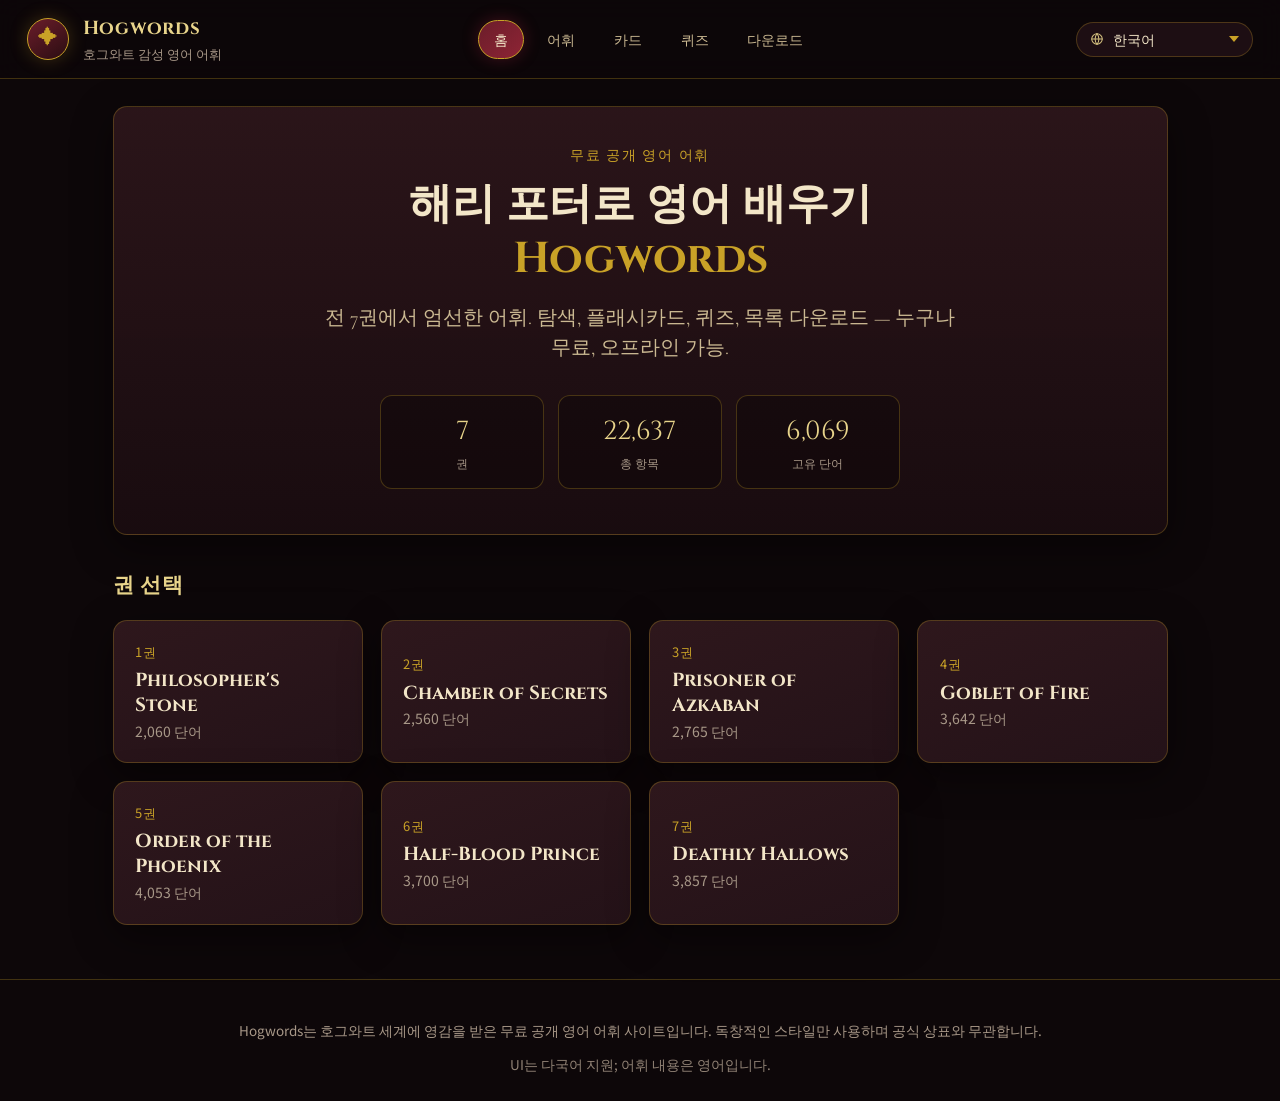
<file: ko/index.html>
<!DOCTYPE html>
<html lang="ko">
<head>
  <meta charset="UTF-8" />
  <meta name="viewport" content="width=device-width, initial-scale=1" />
  <title>Hogwords — 해리 포터 영어 어휘 (무료)</title>
  <meta name="description" content="해리 포터 전 7권에서 엄선한 영어 어휘. 무료 플래시카드, 퀴즈, 탐색 및 다운로드 — Hogwords." />
  <link rel="canonical" href="https://hogwords.pages.dev/ko/" />
  <link rel="alternate" hreflang="en" href="https://hogwords.pages.dev/en/" />
  <link rel="alternate" hreflang="zh-CN" href="https://hogwords.pages.dev/zh-CN/" />
  <link rel="alternate" hreflang="zh-TW" href="https://hogwords.pages.dev/zh-TW/" />
  <link rel="alternate" hreflang="ja" href="https://hogwords.pages.dev/ja/" />
  <link rel="alternate" hreflang="ko" href="https://hogwords.pages.dev/ko/" />
  <link rel="alternate" hreflang="es" href="https://hogwords.pages.dev/es/" />
  <link rel="alternate" hreflang="fr" href="https://hogwords.pages.dev/fr/" />
  <link rel="alternate" hreflang="de" href="https://hogwords.pages.dev/de/" />
  <link rel="alternate" hreflang="pt" href="https://hogwords.pages.dev/pt/" />
  <link rel="alternate" hreflang="ru" href="https://hogwords.pages.dev/ru/" />
  <link rel="alternate" hreflang="x-default" href="https://hogwords.pages.dev/" />
  <meta name="robots" content="index, follow" />
  <meta name="theme-color" content="#6b1d2a" />
  <meta name="author" content="Hogwords" />
  <meta name="keywords" content="Hogwords, Harry Potter vocabulary, Hogwarts English, English flashcards, learn English, free vocabulary, ESL, word list" />

  <meta property="og:type" content="website" />
  <meta property="og:url" content="https://hogwords.pages.dev/ko/" />
  <meta property="og:site_name" content="Hogwords" />
  <meta property="og:title" content="Hogwords — 해리 포터 영어 어휘 (무료)" />
  <meta property="og:description" content="해리 포터 전 7권에서 엄선한 영어 어휘. 무료 플래시카드, 퀴즈, 탐색 및 다운로드 — Hogwords." />
  <meta property="og:locale" content="ko_KR" />

  <meta name="twitter:card" content="summary" />
  <meta name="twitter:title" content="Hogwords — 해리 포터 영어 어휘 (무료)" />
  <meta name="twitter:description" content="해리 포터 전 7권에서 엄선한 영어 어휘. 무료 플래시카드, 퀴즈, 탐색 및 다운로드 — Hogwords." />

  <link rel="icon" href="/favicon.svg" type="image/svg+xml" />
  <link rel="alternate icon" href="/favicon.svg" />

  <link rel="preconnect" href="https://fonts.googleapis.com" />
  <link rel="preconnect" href="https://fonts.gstatic.com" crossorigin />
  <link href="https://fonts.googleapis.com/css2?family=Cinzel:wght@400;600;700&family=Cormorant+Garamond:ital,wght@0,400;0,600;1,400&family=Noto+Sans+SC:wght@400;500;700&family=Noto+Sans+TC:wght@400;500;700&family=Noto+Sans+JP:wght@400;500;700&family=Noto+Sans+KR:wght@400;500;700&display=swap" rel="stylesheet" />
  <link rel="stylesheet" href="/styles.css" />

  <script type="application/ld+json">
  {
    "@context": "https://schema.org",
    "@graph": [
      {
        "@type": "WebSite",
        "name": "Hogwords",
        "alternateName": "Hogwords Vocabulary",
        "url": "https://hogwords.pages.dev/ko/",
        "description": "Free public Harry Potter / Hogwarts-inspired English vocabulary learning site with flashcards, quizzes, and downloads.",
        "inLanguage": ["en", "zh-CN", "zh-TW", "ja", "ko", "es", "fr", "de", "pt", "ru"]
      },
      {
        "@type": "LearningResource",
        "name": "Hogwords English Vocabulary",
        "description": "Curated English vocabulary from all seven Harry Potter books. Browse, practice with flashcards, take quizzes, and download word lists.",
        "url": "https://hogwords.pages.dev/ko/",
        "learningResourceType": ["flashcard", "quiz", "word list"],
        "educationalLevel": "beginner to intermediate",
        "inLanguage": "en",
        "isAccessibleForFree": true,
        "teaches": "English vocabulary"
      }
    ]
  }
  </script>
</head>
<body>
  <div class="bg-glow" aria-hidden="true"></div>
  <header class="site-header">
    <a class="brand" href="/ko/" data-view="home">
      <span class="brand-mark" aria-hidden="true">✦</span>
      <div>
        <div class="brand-title">Hogwords</div>
        <div class="brand-sub" data-i18n="brand.sub">호그와트 감성 영어 어휘</div>
      </div>
    </a>
    <nav class="nav" data-i18n-aria="nav.aria" aria-label="주 메뉴">
      <a class="nav-btn active" href="/ko/" data-view="home" data-i18n="nav.home">홈</a>
      <a class="nav-btn" href="/ko/browse/" data-view="browse" data-i18n="nav.browse">어휘</a>
      <a class="nav-btn" href="/ko/flash/" data-view="flash" data-i18n="nav.flash">카드</a>
      <a class="nav-btn" href="/ko/quiz/" data-view="quiz" data-i18n="nav.quiz">퀴즈</a>
      <a class="nav-btn" href="/ko/download/" data-view="download" data-i18n="nav.download">다운로드</a>
    </nav>
    <div id="lang-switcher" class="lang-switcher"></div>
  </header>

  <main id="app">
    <section id="view-home" class="view active">
      <div class="hero">
        <p class="eyebrow" data-i18n="home.eyebrow">무료 공개 영어 어휘</p>
        <h1><span data-i18n="home.h1a">해리 포터로 영어 배우기</span><br /><span class="gold" data-i18n="home.h1b">Hogwords</span></h1>
        <p class="lead" data-i18n="home.lead">
          전 7권에서 엄선한 어휘. 탐색, 플래시카드, 퀴즈, 목록 다운로드 — 누구나 무료, 오프라인 가능.
        </p>
        <div class="hero-stats" id="hero-stats">
          <div class="stat-card"><div class="stat-num" id="stat-books">7</div><div class="stat-label" data-i18n="home.statBooks">권</div></div>
          <div class="stat-card"><div class="stat-num" id="stat-total">22,637</div><div class="stat-label" data-i18n="home.statTotal">총 항목</div></div>
          <div class="stat-card"><div class="stat-num" id="stat-unique">6,069</div><div class="stat-label" data-i18n="home.statUnique">고유 단어</div></div>
        </div>
      </div>
      <h2 class="section-title" data-i18n="home.chooseBook">권 선택</h2>
      <div class="book-grid" id="book-grid"></div>
    </section>

    <section id="view-browse" class="view">
      <div class="panel-head">
        <h2 data-i18n="browse.title">어휘 브라우저</h2>
        <p class="muted" data-i18n="browse.sub">검색, 권별 필터, A–Z, 페이지 분할</p>
      </div>
      <div class="toolbar">
        <label class="field grow">
          <span data-i18n="browse.search">검색</span>
          <input type="search" id="search-input" data-i18n-placeholder="browse.searchPh" placeholder="단어 입력…" autocomplete="off" />
        </label>
        <label class="field">
          <span data-i18n="browse.book">권</span>
          <select id="filter-book">
            <option value="all">All books</option>
          </select>
        </label>
      </div>
      <div class="az-bar" id="az-bar" aria-label="A to Z jump"></div>
      <div class="list-meta">
        <span id="list-count">0 words</span>
        <div class="pager">
          <button type="button" id="page-prev" class="btn ghost" data-i18n="browse.prev">← 이전</button>
          <span id="page-info">1 / 1</span>
          <button type="button" id="page-next" class="btn ghost" data-i18n="browse.next">다음 →</button>
        </div>
      </div>
      <div class="word-table-wrap">
        <table class="word-table">
          <thead>
            <tr>
              <th>#</th>
              <th data-i18n="browse.thWord">단어</th>
              <th data-i18n="browse.thBook">권</th>
              <th></th>
            </tr>
          </thead>
          <tbody id="word-tbody"></tbody>
        </table>
      </div>
    </section>

    <section id="view-flash" class="view">
      <div class="panel-head">
        <h2 data-i18n="flash.title">플래시카드</h2>
        <p class="muted" data-i18n="flash.sub">영어 단어를 보고 뒤집기 · 앎/학습 중 · TTS 선택</p>
      </div>
      <div class="toolbar">
        <label class="field">
          <span data-i18n="flash.book">권</span>
          <select id="flash-book"></select>
        </label>
        <label class="field check" for="flash-tts">
          <input type="checkbox" id="flash-tts" checked />
          <span class="check-ui" aria-hidden="true"></span>
          <span class="check-label" data-i18n="flash.tts">읽기 (영어 TTS)</span>
        </label>
        <button type="button" class="btn" id="flash-shuffle" data-i18n="flash.shuffle">섞기</button>
      </div>
      <div class="flash-stats">
        <span><span data-i18n="flash.progress">진행:</span> <strong id="flash-progress">0 / 0</strong></span>
        <span class="know"><span data-i18n="flash.know">앎:</span> <strong id="flash-know">0</strong></span>
        <span class="dont"><span data-i18n="flash.dont">학습 중:</span> <strong id="flash-dont">0</strong></span>
      </div>
      <div class="flash-stage">
        <div class="flash-card" id="flash-card" tabindex="0" role="button" aria-label="Reveal card">
          <div class="flash-face front">
            <div class="flash-hint" data-i18n="flash.hint">클릭하여 보기</div>
            <div class="flash-word" id="flash-word">—</div>
            <div class="flash-book-tag" id="flash-book-tag"></div>
          </div>
          <div class="flash-face back hidden">
            <div class="flash-hint" data-i18n="flash.revealed">공개됨</div>
            <div class="flash-word gold" id="flash-word-back">—</div>
            <div class="flash-note" data-i18n="flash.note">이 단어를 기억하세요</div>
          </div>
        </div>
        <div class="flash-actions">
          <button type="button" class="btn ghost" id="flash-speak" data-i18n="flash.speak">🔊 읽기</button>
          <button type="button" class="btn danger" id="flash-dont-btn" data-i18n="flash.dontBtn">✗ 모름</button>
          <button type="button" class="btn success" id="flash-know-btn" data-i18n="flash.knowBtn">✓ 앎</button>
        </div>
      </div>
    </section>

    <section id="view-quiz" class="view">
      <div class="panel-head">
        <h2 data-i18n="quiz.title">퀴즈</h2>
        <p class="muted" data-i18n="quiz.sub">객관식 또는 철자 입력</p>
      </div>
      <div class="toolbar">
        <label class="field">
          <span data-i18n="quiz.book">권</span>
          <select id="quiz-book"></select>
        </label>
        <label class="field">
          <span data-i18n="quiz.mode">모드</span>
          <select id="quiz-mode">
            <option value="mc" data-i18n="quiz.modeMc">객관식</option>
            <option value="type" data-i18n="quiz.modeType">철자 입력</option>
          </select>
        </label>
        <label class="field">
          <span data-i18n="quiz.count">문제 수</span>
          <select id="quiz-count">
            <option value="10">10</option>
            <option value="20" selected>20</option>
            <option value="30">30</option>
            <option value="50">50</option>
          </select>
        </label>
        <button type="button" class="btn primary" id="quiz-start" data-i18n="quiz.start">시작</button>
      </div>
      <div id="quiz-panel" class="quiz-panel hidden">
        <div class="quiz-progress">
          <div class="bar"><div id="quiz-bar" class="fill"></div></div>
          <span id="quiz-qnum">1 / 20</span>
          <span><span data-i18n="quiz.score">점수:</span> <strong id="quiz-score">0</strong></span>
        </div>
        <div class="quiz-prompt">
          <p class="muted" id="quiz-prompt-label">Pick the correct spelling</p>
          <div class="quiz-target" id="quiz-target">?</div>
        </div>
        <div id="quiz-choices" class="quiz-choices"></div>
        <div id="quiz-type-wrap" class="quiz-type-wrap hidden">
          <input type="text" id="quiz-input" data-i18n-placeholder="quiz.typePh" placeholder="영어 단어 입력…" autocomplete="off" spellcheck="false" />
          <button type="button" class="btn primary" id="quiz-submit" data-i18n="quiz.submit">제출</button>
        </div>
        <p id="quiz-feedback" class="quiz-feedback"></p>
      </div>
      <div id="quiz-result" class="quiz-result hidden">
        <h3 data-i18n="quiz.complete">퀴즈 완료</h3>
        <p class="result-score"><span id="quiz-final-score">0</span> / <span id="quiz-final-total">0</span></p>
        <p class="muted" id="quiz-final-pct"></p>
        <button type="button" class="btn primary" id="quiz-restart" data-i18n="quiz.again">다시 하기</button>
      </div>
    </section>

    <section id="view-download" class="view">
      <div class="panel-head">
        <h2 data-i18n="dl.title">다운로드</h2>
        <p class="muted" data-i18n="dl.sub">한 권 또는 전체 · .txt / .csv / zip</p>
      </div>
      <div class="download-grid">
        <div class="dl-card">
          <h3 data-i18n="dl.single">한 권</h3>
          <label class="field">
            <span data-i18n="dl.selectBook">권 선택</span>
            <select id="dl-book"></select>
          </label>
          <div class="dl-actions">
            <button type="button" class="btn" id="dl-book-txt" data-i18n="dl.txt">.txt 다운로드</button>
            <button type="button" class="btn" id="dl-book-csv" data-i18n="dl.csv">.csv 다운로드</button>
          </div>
        </div>
        <div class="dl-card">
          <h3 data-i18n="dl.all">전체</h3>
          <p class="muted" data-i18n="dl.allHint">합쳐 내보내기 또는 전체 txt zip</p>
          <div class="dl-actions">
            <button type="button" class="btn" id="dl-all-txt" data-i18n="dl.allTxt">전체 .txt</button>
            <button type="button" class="btn" id="dl-all-csv" data-i18n="dl.allCsv">전체 .csv</button>
            <a class="btn primary" id="dl-zip" href="/data/all-books-txt.zip" download="harry-potter-vocab-all-txt.zip" data-i18n="dl.zip">전체 .zip</a>
          </div>
        </div>
        <div class="dl-card">
          <h3 data-i18n="dl.prefab">정적 파일</h3>
          <p class="muted" data-i18n="dl.prefabHint">서버의 미리 생성된 파일</p>
          <div class="dl-actions">
            <a class="btn ghost" href="/data/words.json" download>words.json</a>
            <a class="btn ghost" href="/data/all-books.csv" download>all-books.csv</a>
          </div>
        </div>
      </div>
    </section>
  </main>

  <footer class="site-footer">
    <p data-i18n="footer.about">Hogwords는 호그와트 세계에 영감을 받은 무료 공개 영어 어휘 사이트입니다. 독창적인 스타일만 사용하며 공식 상표와 무관합니다.</p>
    <p class="footer-note" data-i18n="footer.langNote">UI는 다국어 지원; 어휘 내용은 영어입니다.</p>
  </footer>

  <script src="/i18n.js"></script>
  <script src="/app.js"></script>
</body>
</html>
</file>
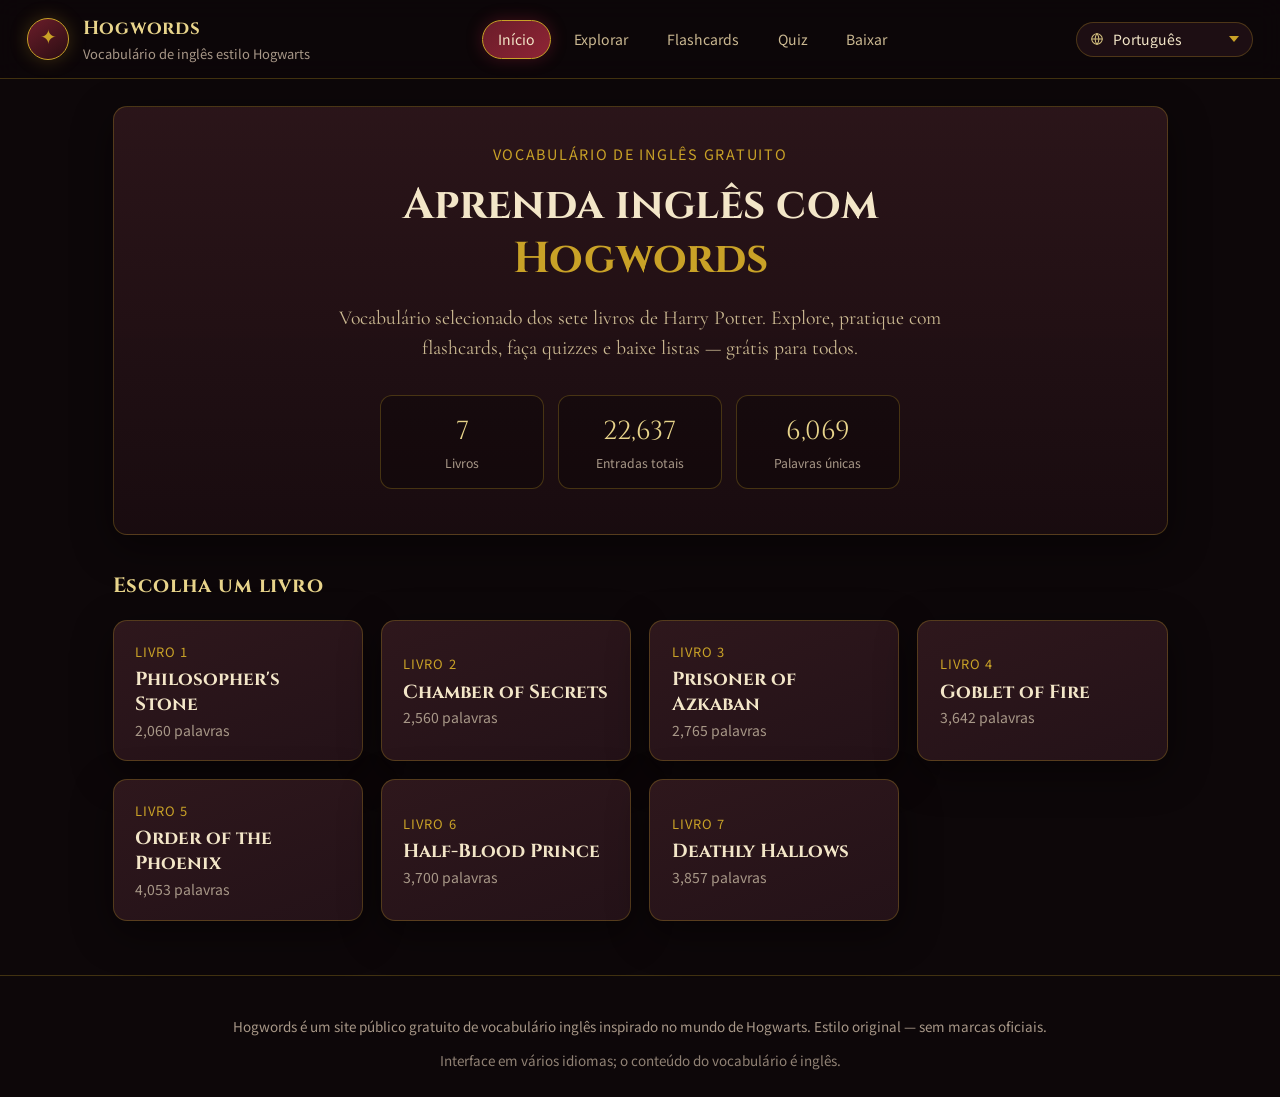
<file: pt/index.html>
<!DOCTYPE html>
<html lang="pt">
<head>
  <meta charset="UTF-8" />
  <meta name="viewport" content="width=device-width, initial-scale=1" />
  <title>Hogwords — Vocabulário de inglês de Harry Potter (grátis)</title>
  <meta name="description" content="Aprenda inglês com vocabulário inspirado em Hogwarts dos sete livros. Flashcards, quizzes, explorar e baixar grátis — Hogwords." />
  <link rel="canonical" href="https://hogwords.pages.dev/pt/" />
  <link rel="alternate" hreflang="en" href="https://hogwords.pages.dev/en/" />
  <link rel="alternate" hreflang="zh-CN" href="https://hogwords.pages.dev/zh-CN/" />
  <link rel="alternate" hreflang="zh-TW" href="https://hogwords.pages.dev/zh-TW/" />
  <link rel="alternate" hreflang="ja" href="https://hogwords.pages.dev/ja/" />
  <link rel="alternate" hreflang="ko" href="https://hogwords.pages.dev/ko/" />
  <link rel="alternate" hreflang="es" href="https://hogwords.pages.dev/es/" />
  <link rel="alternate" hreflang="fr" href="https://hogwords.pages.dev/fr/" />
  <link rel="alternate" hreflang="de" href="https://hogwords.pages.dev/de/" />
  <link rel="alternate" hreflang="pt" href="https://hogwords.pages.dev/pt/" />
  <link rel="alternate" hreflang="ru" href="https://hogwords.pages.dev/ru/" />
  <link rel="alternate" hreflang="x-default" href="https://hogwords.pages.dev/" />
  <meta name="robots" content="index, follow" />
  <meta name="theme-color" content="#6b1d2a" />
  <meta name="author" content="Hogwords" />
  <meta name="keywords" content="Hogwords, Harry Potter vocabulary, Hogwarts English, English flashcards, learn English, free vocabulary, ESL, word list" />

  <meta property="og:type" content="website" />
  <meta property="og:url" content="https://hogwords.pages.dev/pt/" />
  <meta property="og:site_name" content="Hogwords" />
  <meta property="og:title" content="Hogwords — Vocabulário de inglês de Harry Potter (grátis)" />
  <meta property="og:description" content="Aprenda inglês com vocabulário inspirado em Hogwarts dos sete livros. Flashcards, quizzes, explorar e baixar grátis — Hogwords." />
  <meta property="og:locale" content="pt_BR" />

  <meta name="twitter:card" content="summary" />
  <meta name="twitter:title" content="Hogwords — Vocabulário de inglês de Harry Potter (grátis)" />
  <meta name="twitter:description" content="Aprenda inglês com vocabulário inspirado em Hogwarts dos sete livros. Flashcards, quizzes, explorar e baixar grátis — Hogwords." />

  <link rel="icon" href="/favicon.svg" type="image/svg+xml" />
  <link rel="alternate icon" href="/favicon.svg" />

  <link rel="preconnect" href="https://fonts.googleapis.com" />
  <link rel="preconnect" href="https://fonts.gstatic.com" crossorigin />
  <link href="https://fonts.googleapis.com/css2?family=Cinzel:wght@400;600;700&family=Cormorant+Garamond:ital,wght@0,400;0,600;1,400&family=Noto+Sans+SC:wght@400;500;700&family=Noto+Sans+TC:wght@400;500;700&family=Noto+Sans+JP:wght@400;500;700&family=Noto+Sans+KR:wght@400;500;700&display=swap" rel="stylesheet" />
  <link rel="stylesheet" href="/styles.css" />

  <script type="application/ld+json">
  {
    "@context": "https://schema.org",
    "@graph": [
      {
        "@type": "WebSite",
        "name": "Hogwords",
        "alternateName": "Hogwords Vocabulary",
        "url": "https://hogwords.pages.dev/pt/",
        "description": "Free public Harry Potter / Hogwarts-inspired English vocabulary learning site with flashcards, quizzes, and downloads.",
        "inLanguage": ["en", "zh-CN", "zh-TW", "ja", "ko", "es", "fr", "de", "pt", "ru"]
      },
      {
        "@type": "LearningResource",
        "name": "Hogwords English Vocabulary",
        "description": "Curated English vocabulary from all seven Harry Potter books. Browse, practice with flashcards, take quizzes, and download word lists.",
        "url": "https://hogwords.pages.dev/pt/",
        "learningResourceType": ["flashcard", "quiz", "word list"],
        "educationalLevel": "beginner to intermediate",
        "inLanguage": "en",
        "isAccessibleForFree": true,
        "teaches": "English vocabulary"
      }
    ]
  }
  </script>
</head>
<body>
  <div class="bg-glow" aria-hidden="true"></div>
  <header class="site-header">
    <a class="brand" href="/pt/" data-view="home">
      <span class="brand-mark" aria-hidden="true">✦</span>
      <div>
        <div class="brand-title">Hogwords</div>
        <div class="brand-sub" data-i18n="brand.sub">Vocabulário de inglês estilo Hogwarts</div>
      </div>
    </a>
    <nav class="nav" data-i18n-aria="nav.aria" aria-label="Principal">
      <a class="nav-btn active" href="/pt/" data-view="home" data-i18n="nav.home">Início</a>
      <a class="nav-btn" href="/pt/browse/" data-view="browse" data-i18n="nav.browse">Explorar</a>
      <a class="nav-btn" href="/pt/flash/" data-view="flash" data-i18n="nav.flash">Flashcards</a>
      <a class="nav-btn" href="/pt/quiz/" data-view="quiz" data-i18n="nav.quiz">Quiz</a>
      <a class="nav-btn" href="/pt/download/" data-view="download" data-i18n="nav.download">Baixar</a>
    </nav>
    <div id="lang-switcher" class="lang-switcher"></div>
  </header>

  <main id="app">
    <section id="view-home" class="view active">
      <div class="hero">
        <p class="eyebrow" data-i18n="home.eyebrow">Vocabulário de inglês gratuito</p>
        <h1><span data-i18n="home.h1a">Aprenda inglês com</span><br /><span class="gold" data-i18n="home.h1b">Hogwords</span></h1>
        <p class="lead" data-i18n="home.lead">
          Vocabulário selecionado dos sete livros de Harry Potter. Explore, pratique com flashcards, faça quizzes e baixe listas — grátis para todos.
        </p>
        <div class="hero-stats" id="hero-stats">
          <div class="stat-card"><div class="stat-num" id="stat-books">7</div><div class="stat-label" data-i18n="home.statBooks">Livros</div></div>
          <div class="stat-card"><div class="stat-num" id="stat-total">22,637</div><div class="stat-label" data-i18n="home.statTotal">Entradas totais</div></div>
          <div class="stat-card"><div class="stat-num" id="stat-unique">6,069</div><div class="stat-label" data-i18n="home.statUnique">Palavras únicas</div></div>
        </div>
      </div>
      <h2 class="section-title" data-i18n="home.chooseBook">Escolha um livro</h2>
      <div class="book-grid" id="book-grid"></div>
    </section>

    <section id="view-browse" class="view">
      <div class="panel-head">
        <h2 data-i18n="browse.title">Navegador de palavras</h2>
        <p class="muted" data-i18n="browse.sub">Pesquisar, filtrar por livro, A–Z, paginação</p>
      </div>
      <div class="toolbar">
        <label class="field grow">
          <span data-i18n="browse.search">Pesquisar</span>
          <input type="search" id="search-input" data-i18n-placeholder="browse.searchPh" placeholder="Digite uma palavra…" autocomplete="off" />
        </label>
        <label class="field">
          <span data-i18n="browse.book">Livro</span>
          <select id="filter-book">
            <option value="all">All books</option>
          </select>
        </label>
      </div>
      <div class="az-bar" id="az-bar" aria-label="A to Z jump"></div>
      <div class="list-meta">
        <span id="list-count">0 words</span>
        <div class="pager">
          <button type="button" id="page-prev" class="btn ghost" data-i18n="browse.prev">← Ant.</button>
          <span id="page-info">1 / 1</span>
          <button type="button" id="page-next" class="btn ghost" data-i18n="browse.next">Próx. →</button>
        </div>
      </div>
      <div class="word-table-wrap">
        <table class="word-table">
          <thead>
            <tr>
              <th>#</th>
              <th data-i18n="browse.thWord">Palavra</th>
              <th data-i18n="browse.thBook">Livro</th>
              <th></th>
            </tr>
          </thead>
          <tbody id="word-tbody"></tbody>
        </table>
      </div>
    </section>

    <section id="view-flash" class="view">
      <div class="panel-head">
        <h2 data-i18n="flash.title">Flashcards</h2>
        <p class="muted" data-i18n="flash.sub">Veja a palavra, revele, marque sei / aprendendo · TTS opcional</p>
      </div>
      <div class="toolbar">
        <label class="field">
          <span data-i18n="flash.book">Livro</span>
          <select id="flash-book"></select>
        </label>
        <label class="field check" for="flash-tts">
          <input type="checkbox" id="flash-tts" checked />
          <span class="check-ui" aria-hidden="true"></span>
          <span class="check-label" data-i18n="flash.tts">Falar (TTS inglês)</span>
        </label>
        <button type="button" class="btn" id="flash-shuffle" data-i18n="flash.shuffle">Embaralhar</button>
      </div>
      <div class="flash-stats">
        <span><span data-i18n="flash.progress">Progresso:</span> <strong id="flash-progress">0 / 0</strong></span>
        <span class="know"><span data-i18n="flash.know">Sei:</span> <strong id="flash-know">0</strong></span>
        <span class="dont"><span data-i18n="flash.dont">Aprendendo:</span> <strong id="flash-dont">0</strong></span>
      </div>
      <div class="flash-stage">
        <div class="flash-card" id="flash-card" tabindex="0" role="button" aria-label="Reveal card">
          <div class="flash-face front">
            <div class="flash-hint" data-i18n="flash.hint">Clique para revelar</div>
            <div class="flash-word" id="flash-word">—</div>
            <div class="flash-book-tag" id="flash-book-tag"></div>
          </div>
          <div class="flash-face back hidden">
            <div class="flash-hint" data-i18n="flash.revealed">Revelado</div>
            <div class="flash-word gold" id="flash-word-back">—</div>
            <div class="flash-note" data-i18n="flash.note">Guarde esta palavra</div>
          </div>
        </div>
        <div class="flash-actions">
          <button type="button" class="btn ghost" id="flash-speak" data-i18n="flash.speak">🔊 Falar</button>
          <button type="button" class="btn danger" id="flash-dont-btn" data-i18n="flash.dontBtn">✗ Não sei</button>
          <button type="button" class="btn success" id="flash-know-btn" data-i18n="flash.knowBtn">✓ Sei</button>
        </div>
      </div>
    </section>

    <section id="view-quiz" class="view">
      <div class="panel-head">
        <h2 data-i18n="quiz.title">Quiz</h2>
        <p class="muted" data-i18n="quiz.sub">Múltipla escolha ou digitar a palavra</p>
      </div>
      <div class="toolbar">
        <label class="field">
          <span data-i18n="quiz.book">Livro</span>
          <select id="quiz-book"></select>
        </label>
        <label class="field">
          <span data-i18n="quiz.mode">Modo</span>
          <select id="quiz-mode">
            <option value="mc" data-i18n="quiz.modeMc">Múltipla escolha</option>
            <option value="type" data-i18n="quiz.modeType">Digitar a palavra</option>
          </select>
        </label>
        <label class="field">
          <span data-i18n="quiz.count">Perguntas</span>
          <select id="quiz-count">
            <option value="10">10</option>
            <option value="20" selected>20</option>
            <option value="30">30</option>
            <option value="50">50</option>
          </select>
        </label>
        <button type="button" class="btn primary" id="quiz-start" data-i18n="quiz.start">Começar</button>
      </div>
      <div id="quiz-panel" class="quiz-panel hidden">
        <div class="quiz-progress">
          <div class="bar"><div id="quiz-bar" class="fill"></div></div>
          <span id="quiz-qnum">1 / 20</span>
          <span><span data-i18n="quiz.score">Pontos:</span> <strong id="quiz-score">0</strong></span>
        </div>
        <div class="quiz-prompt">
          <p class="muted" id="quiz-prompt-label">Pick the correct spelling</p>
          <div class="quiz-target" id="quiz-target">?</div>
        </div>
        <div id="quiz-choices" class="quiz-choices"></div>
        <div id="quiz-type-wrap" class="quiz-type-wrap hidden">
          <input type="text" id="quiz-input" data-i18n-placeholder="quiz.typePh" placeholder="Digite a palavra em inglês…" autocomplete="off" spellcheck="false" />
          <button type="button" class="btn primary" id="quiz-submit" data-i18n="quiz.submit">Enviar</button>
        </div>
        <p id="quiz-feedback" class="quiz-feedback"></p>
      </div>
      <div id="quiz-result" class="quiz-result hidden">
        <h3 data-i18n="quiz.complete">Quiz concluído</h3>
        <p class="result-score"><span id="quiz-final-score">0</span> / <span id="quiz-final-total">0</span></p>
        <p class="muted" id="quiz-final-pct"></p>
        <button type="button" class="btn primary" id="quiz-restart" data-i18n="quiz.again">Tentar de novo</button>
      </div>
    </section>

    <section id="view-download" class="view">
      <div class="panel-head">
        <h2 data-i18n="dl.title">Baixar</h2>
        <p class="muted" data-i18n="dl.sub">Exportar um livro ou todos · .txt / .csv / zip</p>
      </div>
      <div class="download-grid">
        <div class="dl-card">
          <h3 data-i18n="dl.single">Um livro</h3>
          <label class="field">
            <span data-i18n="dl.selectBook">Escolher livro</span>
            <select id="dl-book"></select>
          </label>
          <div class="dl-actions">
            <button type="button" class="btn" id="dl-book-txt" data-i18n="dl.txt">Baixar .txt</button>
            <button type="button" class="btn" id="dl-book-csv" data-i18n="dl.csv">Baixar .csv</button>
          </div>
        </div>
        <div class="dl-card">
          <h3 data-i18n="dl.all">Todos os livros</h3>
          <p class="muted" data-i18n="dl.allHint">Exportação combinada ou zip de todos os txt</p>
          <div class="dl-actions">
            <button type="button" class="btn" id="dl-all-txt" data-i18n="dl.allTxt">Tudo .txt</button>
            <button type="button" class="btn" id="dl-all-csv" data-i18n="dl.allCsv">Tudo .csv</button>
            <a class="btn primary" id="dl-zip" href="/data/all-books-txt.zip" download="harry-potter-vocab-all-txt.zip" data-i18n="dl.zip">Tudo .zip</a>
          </div>
        </div>
        <div class="dl-card">
          <h3 data-i18n="dl.prefab">Arquivos estáticos</h3>
          <p class="muted" data-i18n="dl.prefabHint">Recursos pré-gerados no servidor</p>
          <div class="dl-actions">
            <a class="btn ghost" href="/data/words.json" download>words.json</a>
            <a class="btn ghost" href="/data/all-books.csv" download>all-books.csv</a>
          </div>
        </div>
      </div>
    </section>
  </main>

  <footer class="site-footer">
    <p data-i18n="footer.about">Hogwords é um site público gratuito de vocabulário inglês inspirado no mundo de Hogwarts. Estilo original — sem marcas oficiais.</p>
    <p class="footer-note" data-i18n="footer.langNote">Interface em vários idiomas; o conteúdo do vocabulário é inglês.</p>
  </footer>

  <script src="/i18n.js"></script>
  <script src="/app.js"></script>
</body>
</html>
</file>
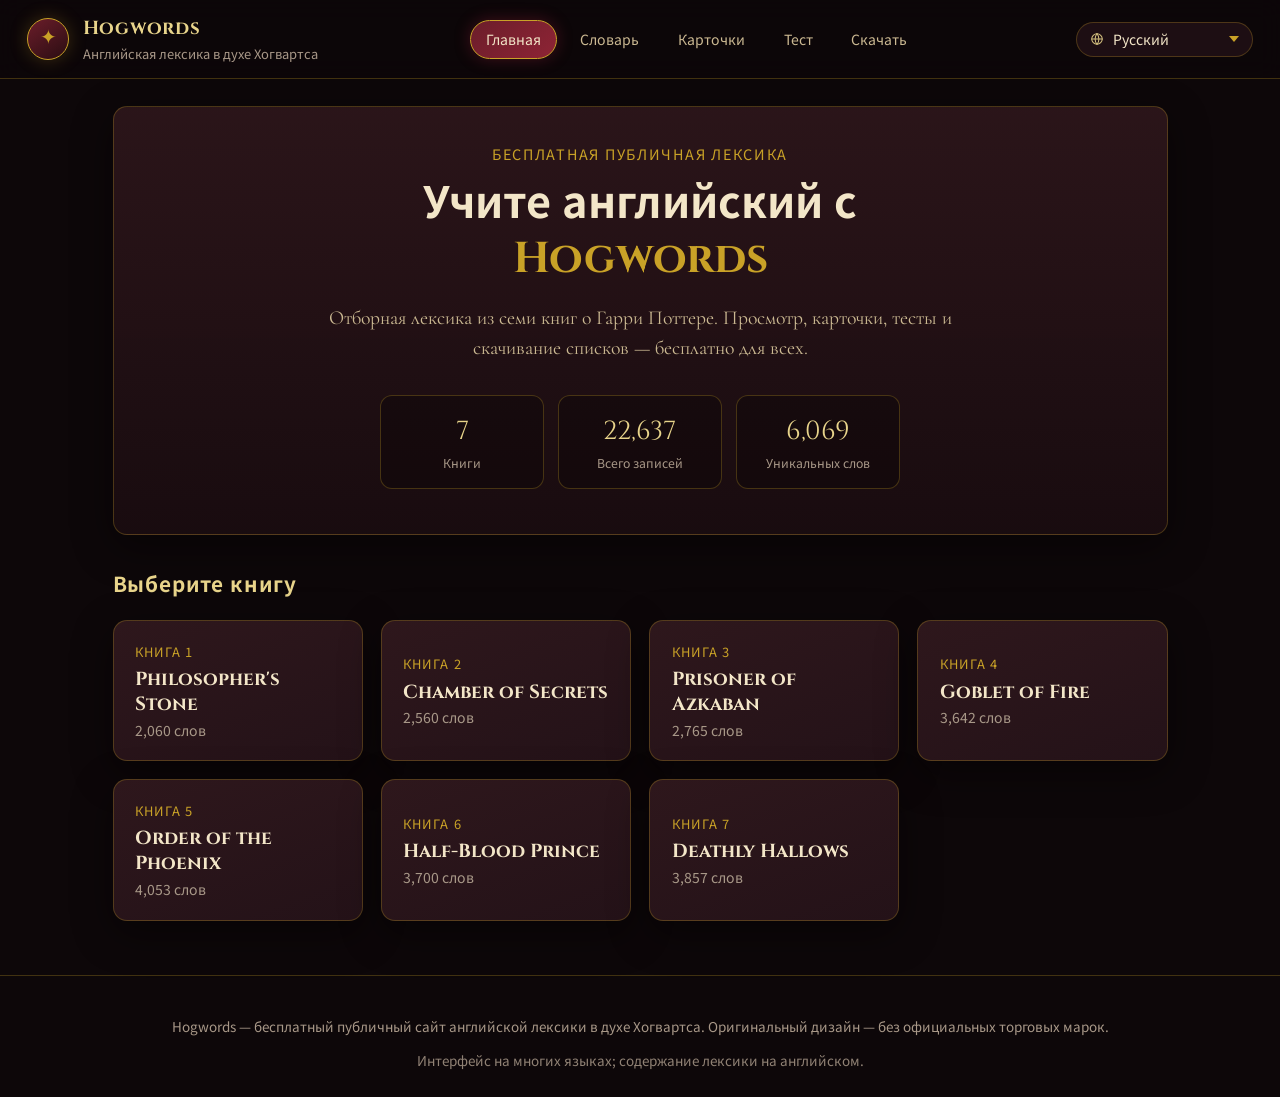
<file: ru/index.html>
<!DOCTYPE html>
<html lang="ru">
<head>
  <meta charset="UTF-8" />
  <meta name="viewport" content="width=device-width, initial-scale=1" />
  <title>Hogwords — Английская лексика Гарри Поттера (бесплатно)</title>
  <meta name="description" content="Учите английский по лексике из семи книг о Гарри Поттере. Бесплатные карточки, тесты, просмотр и скачивание — Hogwords." />
  <link rel="canonical" href="https://hogwords.pages.dev/ru/" />
  <link rel="alternate" hreflang="en" href="https://hogwords.pages.dev/en/" />
  <link rel="alternate" hreflang="zh-CN" href="https://hogwords.pages.dev/zh-CN/" />
  <link rel="alternate" hreflang="zh-TW" href="https://hogwords.pages.dev/zh-TW/" />
  <link rel="alternate" hreflang="ja" href="https://hogwords.pages.dev/ja/" />
  <link rel="alternate" hreflang="ko" href="https://hogwords.pages.dev/ko/" />
  <link rel="alternate" hreflang="es" href="https://hogwords.pages.dev/es/" />
  <link rel="alternate" hreflang="fr" href="https://hogwords.pages.dev/fr/" />
  <link rel="alternate" hreflang="de" href="https://hogwords.pages.dev/de/" />
  <link rel="alternate" hreflang="pt" href="https://hogwords.pages.dev/pt/" />
  <link rel="alternate" hreflang="ru" href="https://hogwords.pages.dev/ru/" />
  <link rel="alternate" hreflang="x-default" href="https://hogwords.pages.dev/" />
  <meta name="robots" content="index, follow" />
  <meta name="theme-color" content="#6b1d2a" />
  <meta name="author" content="Hogwords" />
  <meta name="keywords" content="Hogwords, Harry Potter vocabulary, Hogwarts English, English flashcards, learn English, free vocabulary, ESL, word list" />

  <meta property="og:type" content="website" />
  <meta property="og:url" content="https://hogwords.pages.dev/ru/" />
  <meta property="og:site_name" content="Hogwords" />
  <meta property="og:title" content="Hogwords — Английская лексика Гарри Поттера (бесплатно)" />
  <meta property="og:description" content="Учите английский по лексике из семи книг о Гарри Поттере. Бесплатные карточки, тесты, просмотр и скачивание — Hogwords." />
  <meta property="og:locale" content="ru_RU" />

  <meta name="twitter:card" content="summary" />
  <meta name="twitter:title" content="Hogwords — Английская лексика Гарри Поттера (бесплатно)" />
  <meta name="twitter:description" content="Учите английский по лексике из семи книг о Гарри Поттере. Бесплатные карточки, тесты, просмотр и скачивание — Hogwords." />

  <link rel="icon" href="/favicon.svg" type="image/svg+xml" />
  <link rel="alternate icon" href="/favicon.svg" />

  <link rel="preconnect" href="https://fonts.googleapis.com" />
  <link rel="preconnect" href="https://fonts.gstatic.com" crossorigin />
  <link href="https://fonts.googleapis.com/css2?family=Cinzel:wght@400;600;700&family=Cormorant+Garamond:ital,wght@0,400;0,600;1,400&family=Noto+Sans+SC:wght@400;500;700&family=Noto+Sans+TC:wght@400;500;700&family=Noto+Sans+JP:wght@400;500;700&family=Noto+Sans+KR:wght@400;500;700&display=swap" rel="stylesheet" />
  <link rel="stylesheet" href="/styles.css" />

  <script type="application/ld+json">
  {
    "@context": "https://schema.org",
    "@graph": [
      {
        "@type": "WebSite",
        "name": "Hogwords",
        "alternateName": "Hogwords Vocabulary",
        "url": "https://hogwords.pages.dev/ru/",
        "description": "Free public Harry Potter / Hogwarts-inspired English vocabulary learning site with flashcards, quizzes, and downloads.",
        "inLanguage": ["en", "zh-CN", "zh-TW", "ja", "ko", "es", "fr", "de", "pt", "ru"]
      },
      {
        "@type": "LearningResource",
        "name": "Hogwords English Vocabulary",
        "description": "Curated English vocabulary from all seven Harry Potter books. Browse, practice with flashcards, take quizzes, and download word lists.",
        "url": "https://hogwords.pages.dev/ru/",
        "learningResourceType": ["flashcard", "quiz", "word list"],
        "educationalLevel": "beginner to intermediate",
        "inLanguage": "en",
        "isAccessibleForFree": true,
        "teaches": "English vocabulary"
      }
    ]
  }
  </script>
</head>
<body>
  <div class="bg-glow" aria-hidden="true"></div>
  <header class="site-header">
    <a class="brand" href="/ru/" data-view="home">
      <span class="brand-mark" aria-hidden="true">✦</span>
      <div>
        <div class="brand-title">Hogwords</div>
        <div class="brand-sub" data-i18n="brand.sub">Английская лексика в духе Хогвартса</div>
      </div>
    </a>
    <nav class="nav" data-i18n-aria="nav.aria" aria-label="Главное меню">
      <a class="nav-btn active" href="/ru/" data-view="home" data-i18n="nav.home">Главная</a>
      <a class="nav-btn" href="/ru/browse/" data-view="browse" data-i18n="nav.browse">Словарь</a>
      <a class="nav-btn" href="/ru/flash/" data-view="flash" data-i18n="nav.flash">Карточки</a>
      <a class="nav-btn" href="/ru/quiz/" data-view="quiz" data-i18n="nav.quiz">Тест</a>
      <a class="nav-btn" href="/ru/download/" data-view="download" data-i18n="nav.download">Скачать</a>
    </nav>
    <div id="lang-switcher" class="lang-switcher"></div>
  </header>

  <main id="app">
    <section id="view-home" class="view active">
      <div class="hero">
        <p class="eyebrow" data-i18n="home.eyebrow">Бесплатная публичная лексика</p>
        <h1><span data-i18n="home.h1a">Учите английский с</span><br /><span class="gold" data-i18n="home.h1b">Hogwords</span></h1>
        <p class="lead" data-i18n="home.lead">
          Отборная лексика из семи книг о Гарри Поттере. Просмотр, карточки, тесты и скачивание списков — бесплатно для всех.
        </p>
        <div class="hero-stats" id="hero-stats">
          <div class="stat-card"><div class="stat-num" id="stat-books">7</div><div class="stat-label" data-i18n="home.statBooks">Книги</div></div>
          <div class="stat-card"><div class="stat-num" id="stat-total">22,637</div><div class="stat-label" data-i18n="home.statTotal">Всего записей</div></div>
          <div class="stat-card"><div class="stat-num" id="stat-unique">6,069</div><div class="stat-label" data-i18n="home.statUnique">Уникальных слов</div></div>
        </div>
      </div>
      <h2 class="section-title" data-i18n="home.chooseBook">Выберите книгу</h2>
      <div class="book-grid" id="book-grid"></div>
    </section>

    <section id="view-browse" class="view">
      <div class="panel-head">
        <h2 data-i18n="browse.title">Просмотр слов</h2>
        <p class="muted" data-i18n="browse.sub">Поиск, фильтр по книге, A–Z, страницы</p>
      </div>
      <div class="toolbar">
        <label class="field grow">
          <span data-i18n="browse.search">Поиск</span>
          <input type="search" id="search-input" data-i18n-placeholder="browse.searchPh" placeholder="Введите слово…" autocomplete="off" />
        </label>
        <label class="field">
          <span data-i18n="browse.book">Книга</span>
          <select id="filter-book">
            <option value="all">All books</option>
          </select>
        </label>
      </div>
      <div class="az-bar" id="az-bar" aria-label="A to Z jump"></div>
      <div class="list-meta">
        <span id="list-count">0 words</span>
        <div class="pager">
          <button type="button" id="page-prev" class="btn ghost" data-i18n="browse.prev">← Назад</button>
          <span id="page-info">1 / 1</span>
          <button type="button" id="page-next" class="btn ghost" data-i18n="browse.next">Далее →</button>
        </div>
      </div>
      <div class="word-table-wrap">
        <table class="word-table">
          <thead>
            <tr>
              <th>#</th>
              <th data-i18n="browse.thWord">Слово</th>
              <th data-i18n="browse.thBook">Книга</th>
              <th></th>
            </tr>
          </thead>
          <tbody id="word-tbody"></tbody>
        </table>
      </div>
    </section>

    <section id="view-flash" class="view">
      <div class="panel-head">
        <h2 data-i18n="flash.title">Карточки</h2>
        <p class="muted" data-i18n="flash.sub">Смотрите слово, открывайте, отмечайте знаю / учу · TTS по желанию</p>
      </div>
      <div class="toolbar">
        <label class="field">
          <span data-i18n="flash.book">Книга</span>
          <select id="flash-book"></select>
        </label>
        <label class="field check" for="flash-tts">
          <input type="checkbox" id="flash-tts" checked />
          <span class="check-ui" aria-hidden="true"></span>
          <span class="check-label" data-i18n="flash.tts">Произнести (англ. TTS)</span>
        </label>
        <button type="button" class="btn" id="flash-shuffle" data-i18n="flash.shuffle">Перемешать</button>
      </div>
      <div class="flash-stats">
        <span><span data-i18n="flash.progress">Прогресс:</span> <strong id="flash-progress">0 / 0</strong></span>
        <span class="know"><span data-i18n="flash.know">Знаю:</span> <strong id="flash-know">0</strong></span>
        <span class="dont"><span data-i18n="flash.dont">Учу:</span> <strong id="flash-dont">0</strong></span>
      </div>
      <div class="flash-stage">
        <div class="flash-card" id="flash-card" tabindex="0" role="button" aria-label="Reveal card">
          <div class="flash-face front">
            <div class="flash-hint" data-i18n="flash.hint">Нажмите, чтобы открыть</div>
            <div class="flash-word" id="flash-word">—</div>
            <div class="flash-book-tag" id="flash-book-tag"></div>
          </div>
          <div class="flash-face back hidden">
            <div class="flash-hint" data-i18n="flash.revealed">Открыто</div>
            <div class="flash-word gold" id="flash-word-back">—</div>
            <div class="flash-note" data-i18n="flash.note">Запомните это слово</div>
          </div>
        </div>
        <div class="flash-actions">
          <button type="button" class="btn ghost" id="flash-speak" data-i18n="flash.speak">🔊 Произнести</button>
          <button type="button" class="btn danger" id="flash-dont-btn" data-i18n="flash.dontBtn">✗ Не знаю</button>
          <button type="button" class="btn success" id="flash-know-btn" data-i18n="flash.knowBtn">✓ Знаю</button>
        </div>
      </div>
    </section>

    <section id="view-quiz" class="view">
      <div class="panel-head">
        <h2 data-i18n="quiz.title">Тест</h2>
        <p class="muted" data-i18n="quiz.sub">Выбор варианта или ввод слова</p>
      </div>
      <div class="toolbar">
        <label class="field">
          <span data-i18n="quiz.book">Книга</span>
          <select id="quiz-book"></select>
        </label>
        <label class="field">
          <span data-i18n="quiz.mode">Режим</span>
          <select id="quiz-mode">
            <option value="mc" data-i18n="quiz.modeMc">Выбор варианта</option>
            <option value="type" data-i18n="quiz.modeType">Ввести слово</option>
          </select>
        </label>
        <label class="field">
          <span data-i18n="quiz.count">Вопросы</span>
          <select id="quiz-count">
            <option value="10">10</option>
            <option value="20" selected>20</option>
            <option value="30">30</option>
            <option value="50">50</option>
          </select>
        </label>
        <button type="button" class="btn primary" id="quiz-start" data-i18n="quiz.start">Начать</button>
      </div>
      <div id="quiz-panel" class="quiz-panel hidden">
        <div class="quiz-progress">
          <div class="bar"><div id="quiz-bar" class="fill"></div></div>
          <span id="quiz-qnum">1 / 20</span>
          <span><span data-i18n="quiz.score">Счёт:</span> <strong id="quiz-score">0</strong></span>
        </div>
        <div class="quiz-prompt">
          <p class="muted" id="quiz-prompt-label">Pick the correct spelling</p>
          <div class="quiz-target" id="quiz-target">?</div>
        </div>
        <div id="quiz-choices" class="quiz-choices"></div>
        <div id="quiz-type-wrap" class="quiz-type-wrap hidden">
          <input type="text" id="quiz-input" data-i18n-placeholder="quiz.typePh" placeholder="Введите английское слово…" autocomplete="off" spellcheck="false" />
          <button type="button" class="btn primary" id="quiz-submit" data-i18n="quiz.submit">Отправить</button>
        </div>
        <p id="quiz-feedback" class="quiz-feedback"></p>
      </div>
      <div id="quiz-result" class="quiz-result hidden">
        <h3 data-i18n="quiz.complete">Тест завершён</h3>
        <p class="result-score"><span id="quiz-final-score">0</span> / <span id="quiz-final-total">0</span></p>
        <p class="muted" id="quiz-final-pct"></p>
        <button type="button" class="btn primary" id="quiz-restart" data-i18n="quiz.again">Ещё раз</button>
      </div>
    </section>

    <section id="view-download" class="view">
      <div class="panel-head">
        <h2 data-i18n="dl.title">Скачать</h2>
        <p class="muted" data-i18n="dl.sub">Экспорт одной книги или всех · .txt / .csv / zip</p>
      </div>
      <div class="download-grid">
        <div class="dl-card">
          <h3 data-i18n="dl.single">Одна книга</h3>
          <label class="field">
            <span data-i18n="dl.selectBook">Выбрать книгу</span>
            <select id="dl-book"></select>
          </label>
          <div class="dl-actions">
            <button type="button" class="btn" id="dl-book-txt" data-i18n="dl.txt">Скачать .txt</button>
            <button type="button" class="btn" id="dl-book-csv" data-i18n="dl.csv">Скачать .csv</button>
          </div>
        </div>
        <div class="dl-card">
          <h3 data-i18n="dl.all">Все книги</h3>
          <p class="muted" data-i18n="dl.allHint">Общий экспорт или zip всех txt</p>
          <div class="dl-actions">
            <button type="button" class="btn" id="dl-all-txt" data-i18n="dl.allTxt">Все .txt</button>
            <button type="button" class="btn" id="dl-all-csv" data-i18n="dl.allCsv">Все .csv</button>
            <a class="btn primary" id="dl-zip" href="/data/all-books-txt.zip" download="harry-potter-vocab-all-txt.zip" data-i18n="dl.zip">Все .zip</a>
          </div>
        </div>
        <div class="dl-card">
          <h3 data-i18n="dl.prefab">Статические файлы</h3>
          <p class="muted" data-i18n="dl.prefabHint">Готовые файлы на сервере</p>
          <div class="dl-actions">
            <a class="btn ghost" href="/data/words.json" download>words.json</a>
            <a class="btn ghost" href="/data/all-books.csv" download>all-books.csv</a>
          </div>
        </div>
      </div>
    </section>
  </main>

  <footer class="site-footer">
    <p data-i18n="footer.about">Hogwords — бесплатный публичный сайт английской лексики в духе Хогвартса. Оригинальный дизайн — без официальных торговых марок.</p>
    <p class="footer-note" data-i18n="footer.langNote">Интерфейс на многих языках; содержание лексики на английском.</p>
  </footer>

  <script src="/i18n.js"></script>
  <script src="/app.js"></script>
</body>
</html>
</file>
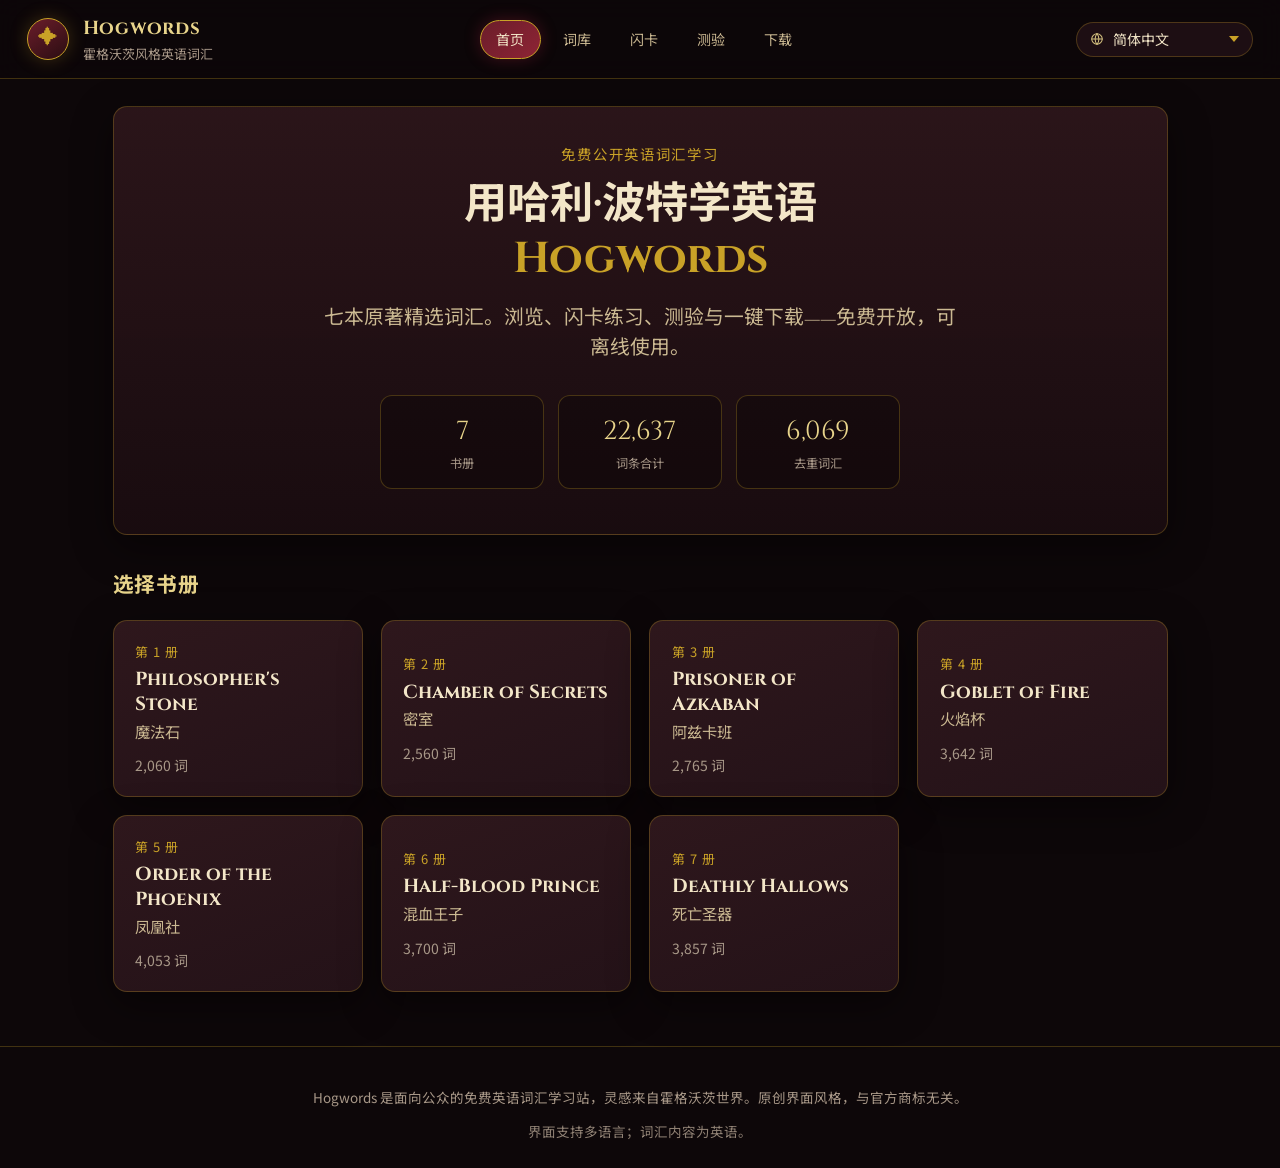
<file: zh-CN/index.html>
<!DOCTYPE html>
<html lang="zh-CN">
<head>
  <meta charset="UTF-8" />
  <meta name="viewport" content="width=device-width, initial-scale=1" />
  <title>Hogwords 霍格沃茨英语词汇 — 免费哈利·波特单词学习</title>
  <meta name="description" content="用七本哈利·波特原著精选词汇学英语。免费闪卡、测验、浏览与下载——Hogwords 霍格沃茨风格词汇站。" />
  <link rel="canonical" href="https://hogwords.pages.dev/zh-CN/" />
  <link rel="alternate" hreflang="en" href="https://hogwords.pages.dev/en/" />
  <link rel="alternate" hreflang="zh-CN" href="https://hogwords.pages.dev/zh-CN/" />
  <link rel="alternate" hreflang="zh-TW" href="https://hogwords.pages.dev/zh-TW/" />
  <link rel="alternate" hreflang="ja" href="https://hogwords.pages.dev/ja/" />
  <link rel="alternate" hreflang="ko" href="https://hogwords.pages.dev/ko/" />
  <link rel="alternate" hreflang="es" href="https://hogwords.pages.dev/es/" />
  <link rel="alternate" hreflang="fr" href="https://hogwords.pages.dev/fr/" />
  <link rel="alternate" hreflang="de" href="https://hogwords.pages.dev/de/" />
  <link rel="alternate" hreflang="pt" href="https://hogwords.pages.dev/pt/" />
  <link rel="alternate" hreflang="ru" href="https://hogwords.pages.dev/ru/" />
  <link rel="alternate" hreflang="x-default" href="https://hogwords.pages.dev/" />
  <meta name="robots" content="index, follow" />
  <meta name="theme-color" content="#6b1d2a" />
  <meta name="author" content="Hogwords" />
  <meta name="keywords" content="Hogwords, Harry Potter vocabulary, Hogwarts English, English flashcards, learn English, free vocabulary, ESL, word list" />

  <meta property="og:type" content="website" />
  <meta property="og:url" content="https://hogwords.pages.dev/zh-CN/" />
  <meta property="og:site_name" content="Hogwords" />
  <meta property="og:title" content="Hogwords 霍格沃茨英语词汇 — 免费哈利·波特单词学习" />
  <meta property="og:description" content="用七本哈利·波特原著精选词汇学英语。免费闪卡、测验、浏览与下载——Hogwords 霍格沃茨风格词汇站。" />
  <meta property="og:locale" content="zh_CN" />

  <meta name="twitter:card" content="summary" />
  <meta name="twitter:title" content="Hogwords 霍格沃茨英语词汇 — 免费哈利·波特单词学习" />
  <meta name="twitter:description" content="用七本哈利·波特原著精选词汇学英语。免费闪卡、测验、浏览与下载——Hogwords 霍格沃茨风格词汇站。" />

  <link rel="icon" href="/favicon.svg" type="image/svg+xml" />
  <link rel="alternate icon" href="/favicon.svg" />

  <link rel="preconnect" href="https://fonts.googleapis.com" />
  <link rel="preconnect" href="https://fonts.gstatic.com" crossorigin />
  <link href="https://fonts.googleapis.com/css2?family=Cinzel:wght@400;600;700&family=Cormorant+Garamond:ital,wght@0,400;0,600;1,400&family=Noto+Sans+SC:wght@400;500;700&family=Noto+Sans+TC:wght@400;500;700&family=Noto+Sans+JP:wght@400;500;700&family=Noto+Sans+KR:wght@400;500;700&display=swap" rel="stylesheet" />
  <link rel="stylesheet" href="/styles.css" />

  <script type="application/ld+json">
  {
    "@context": "https://schema.org",
    "@graph": [
      {
        "@type": "WebSite",
        "name": "Hogwords",
        "alternateName": "Hogwords Vocabulary",
        "url": "https://hogwords.pages.dev/zh-CN/",
        "description": "Free public Harry Potter / Hogwarts-inspired English vocabulary learning site with flashcards, quizzes, and downloads.",
        "inLanguage": ["en", "zh-CN", "zh-TW", "ja", "ko", "es", "fr", "de", "pt", "ru"]
      },
      {
        "@type": "LearningResource",
        "name": "Hogwords English Vocabulary",
        "description": "Curated English vocabulary from all seven Harry Potter books. Browse, practice with flashcards, take quizzes, and download word lists.",
        "url": "https://hogwords.pages.dev/zh-CN/",
        "learningResourceType": ["flashcard", "quiz", "word list"],
        "educationalLevel": "beginner to intermediate",
        "inLanguage": "en",
        "isAccessibleForFree": true,
        "teaches": "English vocabulary"
      }
    ]
  }
  </script>
</head>
<body>
  <div class="bg-glow" aria-hidden="true"></div>
  <header class="site-header">
    <a class="brand" href="/zh-CN/" data-view="home">
      <span class="brand-mark" aria-hidden="true">✦</span>
      <div>
        <div class="brand-title">Hogwords</div>
        <div class="brand-sub" data-i18n="brand.sub">霍格沃茨风格英语词汇</div>
      </div>
    </a>
    <nav class="nav" data-i18n-aria="nav.aria" aria-label="主导航">
      <a class="nav-btn active" href="/zh-CN/" data-view="home" data-i18n="nav.home">首页</a>
      <a class="nav-btn" href="/zh-CN/browse/" data-view="browse" data-i18n="nav.browse">词库</a>
      <a class="nav-btn" href="/zh-CN/flash/" data-view="flash" data-i18n="nav.flash">闪卡</a>
      <a class="nav-btn" href="/zh-CN/quiz/" data-view="quiz" data-i18n="nav.quiz">测验</a>
      <a class="nav-btn" href="/zh-CN/download/" data-view="download" data-i18n="nav.download">下载</a>
    </nav>
    <div id="lang-switcher" class="lang-switcher"></div>
  </header>

  <main id="app">
    <section id="view-home" class="view active">
      <div class="hero">
        <p class="eyebrow" data-i18n="home.eyebrow">免费公开英语词汇学习</p>
        <h1><span data-i18n="home.h1a">用哈利·波特学英语</span><br /><span class="gold" data-i18n="home.h1b">Hogwords</span></h1>
        <p class="lead" data-i18n="home.lead">
          七本原著精选词汇。浏览、闪卡练习、测验与一键下载——免费开放，可离线使用。
        </p>
        <div class="hero-stats" id="hero-stats">
          <div class="stat-card"><div class="stat-num" id="stat-books">7</div><div class="stat-label" data-i18n="home.statBooks">书册</div></div>
          <div class="stat-card"><div class="stat-num" id="stat-total">22,637</div><div class="stat-label" data-i18n="home.statTotal">词条合计</div></div>
          <div class="stat-card"><div class="stat-num" id="stat-unique">6,069</div><div class="stat-label" data-i18n="home.statUnique">去重词汇</div></div>
        </div>
      </div>
      <h2 class="section-title" data-i18n="home.chooseBook">选择书册</h2>
      <div class="book-grid" id="book-grid"></div>
    </section>

    <section id="view-browse" class="view">
      <div class="panel-head">
        <h2 data-i18n="browse.title">词库浏览</h2>
        <p class="muted" data-i18n="browse.sub">搜索、按书筛选、字母跳转、分页列表</p>
      </div>
      <div class="toolbar">
        <label class="field grow">
          <span data-i18n="browse.search">搜索</span>
          <input type="search" id="search-input" data-i18n-placeholder="browse.searchPh" placeholder="输入单词…" autocomplete="off" />
        </label>
        <label class="field">
          <span data-i18n="browse.book">书册</span>
          <select id="filter-book">
            <option value="all">All books</option>
          </select>
        </label>
      </div>
      <div class="az-bar" id="az-bar" aria-label="A to Z jump"></div>
      <div class="list-meta">
        <span id="list-count">0 words</span>
        <div class="pager">
          <button type="button" id="page-prev" class="btn ghost" data-i18n="browse.prev">← 上一页</button>
          <span id="page-info">1 / 1</span>
          <button type="button" id="page-next" class="btn ghost" data-i18n="browse.next">下一页 →</button>
        </div>
      </div>
      <div class="word-table-wrap">
        <table class="word-table">
          <thead>
            <tr>
              <th>#</th>
              <th data-i18n="browse.thWord">单词</th>
              <th data-i18n="browse.thBook">书册</th>
              <th></th>
            </tr>
          </thead>
          <tbody id="word-tbody"></tbody>
        </table>
      </div>
    </section>

    <section id="view-flash" class="view">
      <div class="panel-head">
        <h2 data-i18n="flash.title">闪卡练习</h2>
        <p class="muted" data-i18n="flash.sub">先看英文，再揭晓；标记认识 / 不认识 · 可选朗读</p>
      </div>
      <div class="toolbar">
        <label class="field">
          <span data-i18n="flash.book">书册</span>
          <select id="flash-book"></select>
        </label>
        <label class="field check" for="flash-tts">
          <input type="checkbox" id="flash-tts" checked />
          <span class="check-ui" aria-hidden="true"></span>
          <span class="check-label" data-i18n="flash.tts">朗读（英语 TTS）</span>
        </label>
        <button type="button" class="btn" id="flash-shuffle" data-i18n="flash.shuffle">打乱</button>
      </div>
      <div class="flash-stats">
        <span><span data-i18n="flash.progress">进度：</span> <strong id="flash-progress">0 / 0</strong></span>
        <span class="know"><span data-i18n="flash.know">认识：</span> <strong id="flash-know">0</strong></span>
        <span class="dont"><span data-i18n="flash.dont">学习中：</span> <strong id="flash-dont">0</strong></span>
      </div>
      <div class="flash-stage">
        <div class="flash-card" id="flash-card" tabindex="0" role="button" aria-label="Reveal card">
          <div class="flash-face front">
            <div class="flash-hint" data-i18n="flash.hint">点击揭晓</div>
            <div class="flash-word" id="flash-word">—</div>
            <div class="flash-book-tag" id="flash-book-tag"></div>
          </div>
          <div class="flash-face back hidden">
            <div class="flash-hint" data-i18n="flash.revealed">已揭晓</div>
            <div class="flash-word gold" id="flash-word-back">—</div>
            <div class="flash-note" data-i18n="flash.note">把这个词记在心里</div>
          </div>
        </div>
        <div class="flash-actions">
          <button type="button" class="btn ghost" id="flash-speak" data-i18n="flash.speak">🔊 朗读</button>
          <button type="button" class="btn danger" id="flash-dont-btn" data-i18n="flash.dontBtn">✗ 不认识</button>
          <button type="button" class="btn success" id="flash-know-btn" data-i18n="flash.knowBtn">✓ 认识</button>
        </div>
      </div>
    </section>

    <section id="view-quiz" class="view">
      <div class="panel-head">
        <h2 data-i18n="quiz.title">测验</h2>
        <p class="muted" data-i18n="quiz.sub">选择题或拼写题</p>
      </div>
      <div class="toolbar">
        <label class="field">
          <span data-i18n="quiz.book">书册</span>
          <select id="quiz-book"></select>
        </label>
        <label class="field">
          <span data-i18n="quiz.mode">模式</span>
          <select id="quiz-mode">
            <option value="mc" data-i18n="quiz.modeMc">选择题</option>
            <option value="type" data-i18n="quiz.modeType">拼写</option>
          </select>
        </label>
        <label class="field">
          <span data-i18n="quiz.count">题数</span>
          <select id="quiz-count">
            <option value="10">10</option>
            <option value="20" selected>20</option>
            <option value="30">30</option>
            <option value="50">50</option>
          </select>
        </label>
        <button type="button" class="btn primary" id="quiz-start" data-i18n="quiz.start">开始</button>
      </div>
      <div id="quiz-panel" class="quiz-panel hidden">
        <div class="quiz-progress">
          <div class="bar"><div id="quiz-bar" class="fill"></div></div>
          <span id="quiz-qnum">1 / 20</span>
          <span><span data-i18n="quiz.score">得分：</span> <strong id="quiz-score">0</strong></span>
        </div>
        <div class="quiz-prompt">
          <p class="muted" id="quiz-prompt-label">Pick the correct spelling</p>
          <div class="quiz-target" id="quiz-target">?</div>
        </div>
        <div id="quiz-choices" class="quiz-choices"></div>
        <div id="quiz-type-wrap" class="quiz-type-wrap hidden">
          <input type="text" id="quiz-input" data-i18n-placeholder="quiz.typePh" placeholder="输入英文单词…" autocomplete="off" spellcheck="false" />
          <button type="button" class="btn primary" id="quiz-submit" data-i18n="quiz.submit">提交</button>
        </div>
        <p id="quiz-feedback" class="quiz-feedback"></p>
      </div>
      <div id="quiz-result" class="quiz-result hidden">
        <h3 data-i18n="quiz.complete">测验结束</h3>
        <p class="result-score"><span id="quiz-final-score">0</span> / <span id="quiz-final-total">0</span></p>
        <p class="muted" id="quiz-final-pct"></p>
        <button type="button" class="btn primary" id="quiz-restart" data-i18n="quiz.again">再来一次</button>
      </div>
    </section>

    <section id="view-download" class="view">
      <div class="panel-head">
        <h2 data-i18n="dl.title">下载词汇</h2>
        <p class="muted" data-i18n="dl.sub">导出当前书或全部 · .txt / .csv / zip</p>
      </div>
      <div class="download-grid">
        <div class="dl-card">
          <h3 data-i18n="dl.single">单本书</h3>
          <label class="field">
            <span data-i18n="dl.selectBook">选择书册</span>
            <select id="dl-book"></select>
          </label>
          <div class="dl-actions">
            <button type="button" class="btn" id="dl-book-txt" data-i18n="dl.txt">下载 .txt</button>
            <button type="button" class="btn" id="dl-book-csv" data-i18n="dl.csv">下载 .csv</button>
          </div>
        </div>
        <div class="dl-card">
          <h3 data-i18n="dl.all">全部书籍</h3>
          <p class="muted" data-i18n="dl.allHint">合并导出，或打包全部 txt</p>
          <div class="dl-actions">
            <button type="button" class="btn" id="dl-all-txt" data-i18n="dl.allTxt">全部 .txt</button>
            <button type="button" class="btn" id="dl-all-csv" data-i18n="dl.allCsv">全部 .csv</button>
            <a class="btn primary" id="dl-zip" href="/data/all-books-txt.zip" download="harry-potter-vocab-all-txt.zip" data-i18n="dl.zip">全部 .zip</a>
          </div>
        </div>
        <div class="dl-card">
          <h3 data-i18n="dl.prefab">预生成文件</h3>
          <p class="muted" data-i18n="dl.prefabHint">服务器上的静态资源</p>
          <div class="dl-actions">
            <a class="btn ghost" href="/data/words.json" download>words.json</a>
            <a class="btn ghost" href="/data/all-books.csv" download>all-books.csv</a>
          </div>
        </div>
      </div>
    </section>
  </main>

  <footer class="site-footer">
    <p data-i18n="footer.about">Hogwords 是面向公众的免费英语词汇学习站，灵感来自霍格沃茨世界。原创界面风格，与官方商标无关。</p>
    <p class="footer-note" data-i18n="footer.langNote">界面支持多语言；词汇内容为英语。</p>
  </footer>

  <script src="/i18n.js"></script>
  <script src="/app.js"></script>
</body>
</html>
</file>
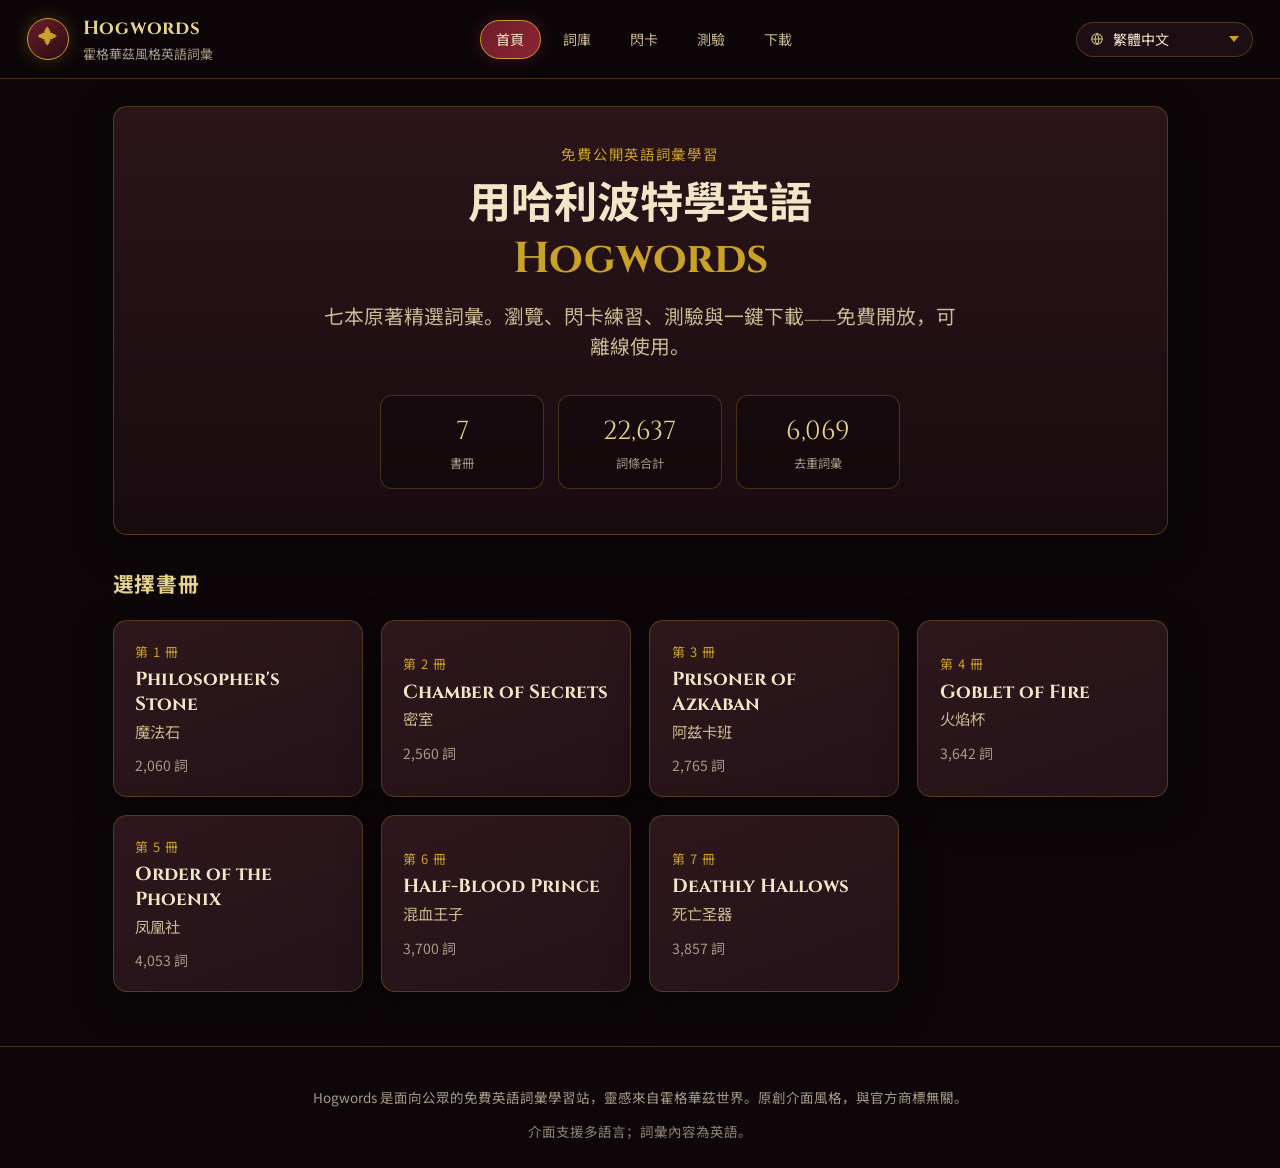
<file: zh-TW/index.html>
<!DOCTYPE html>
<html lang="zh-TW">
<head>
  <meta charset="UTF-8" />
  <meta name="viewport" content="width=device-width, initial-scale=1" />
  <title>Hogwords 霍格華茲英語詞彙 — 免費哈利波特單字學習</title>
  <meta name="description" content="用七本哈利波特原著精選詞彙學英語。免費閃卡、測驗、瀏覽與下載——Hogwords。" />
  <link rel="canonical" href="https://hogwords.pages.dev/zh-TW/" />
  <link rel="alternate" hreflang="en" href="https://hogwords.pages.dev/en/" />
  <link rel="alternate" hreflang="zh-CN" href="https://hogwords.pages.dev/zh-CN/" />
  <link rel="alternate" hreflang="zh-TW" href="https://hogwords.pages.dev/zh-TW/" />
  <link rel="alternate" hreflang="ja" href="https://hogwords.pages.dev/ja/" />
  <link rel="alternate" hreflang="ko" href="https://hogwords.pages.dev/ko/" />
  <link rel="alternate" hreflang="es" href="https://hogwords.pages.dev/es/" />
  <link rel="alternate" hreflang="fr" href="https://hogwords.pages.dev/fr/" />
  <link rel="alternate" hreflang="de" href="https://hogwords.pages.dev/de/" />
  <link rel="alternate" hreflang="pt" href="https://hogwords.pages.dev/pt/" />
  <link rel="alternate" hreflang="ru" href="https://hogwords.pages.dev/ru/" />
  <link rel="alternate" hreflang="x-default" href="https://hogwords.pages.dev/" />
  <meta name="robots" content="index, follow" />
  <meta name="theme-color" content="#6b1d2a" />
  <meta name="author" content="Hogwords" />
  <meta name="keywords" content="Hogwords, Harry Potter vocabulary, Hogwarts English, English flashcards, learn English, free vocabulary, ESL, word list" />

  <meta property="og:type" content="website" />
  <meta property="og:url" content="https://hogwords.pages.dev/zh-TW/" />
  <meta property="og:site_name" content="Hogwords" />
  <meta property="og:title" content="Hogwords 霍格華茲英語詞彙 — 免費哈利波特單字學習" />
  <meta property="og:description" content="用七本哈利波特原著精選詞彙學英語。免費閃卡、測驗、瀏覽與下載——Hogwords。" />
  <meta property="og:locale" content="zh_TW" />

  <meta name="twitter:card" content="summary" />
  <meta name="twitter:title" content="Hogwords 霍格華茲英語詞彙 — 免費哈利波特單字學習" />
  <meta name="twitter:description" content="用七本哈利波特原著精選詞彙學英語。免費閃卡、測驗、瀏覽與下載——Hogwords。" />

  <link rel="icon" href="/favicon.svg" type="image/svg+xml" />
  <link rel="alternate icon" href="/favicon.svg" />

  <link rel="preconnect" href="https://fonts.googleapis.com" />
  <link rel="preconnect" href="https://fonts.gstatic.com" crossorigin />
  <link href="https://fonts.googleapis.com/css2?family=Cinzel:wght@400;600;700&family=Cormorant+Garamond:ital,wght@0,400;0,600;1,400&family=Noto+Sans+SC:wght@400;500;700&family=Noto+Sans+TC:wght@400;500;700&family=Noto+Sans+JP:wght@400;500;700&family=Noto+Sans+KR:wght@400;500;700&display=swap" rel="stylesheet" />
  <link rel="stylesheet" href="/styles.css" />

  <script type="application/ld+json">
  {
    "@context": "https://schema.org",
    "@graph": [
      {
        "@type": "WebSite",
        "name": "Hogwords",
        "alternateName": "Hogwords Vocabulary",
        "url": "https://hogwords.pages.dev/zh-TW/",
        "description": "Free public Harry Potter / Hogwarts-inspired English vocabulary learning site with flashcards, quizzes, and downloads.",
        "inLanguage": ["en", "zh-CN", "zh-TW", "ja", "ko", "es", "fr", "de", "pt", "ru"]
      },
      {
        "@type": "LearningResource",
        "name": "Hogwords English Vocabulary",
        "description": "Curated English vocabulary from all seven Harry Potter books. Browse, practice with flashcards, take quizzes, and download word lists.",
        "url": "https://hogwords.pages.dev/zh-TW/",
        "learningResourceType": ["flashcard", "quiz", "word list"],
        "educationalLevel": "beginner to intermediate",
        "inLanguage": "en",
        "isAccessibleForFree": true,
        "teaches": "English vocabulary"
      }
    ]
  }
  </script>
</head>
<body>
  <div class="bg-glow" aria-hidden="true"></div>
  <header class="site-header">
    <a class="brand" href="/zh-TW/" data-view="home">
      <span class="brand-mark" aria-hidden="true">✦</span>
      <div>
        <div class="brand-title">Hogwords</div>
        <div class="brand-sub" data-i18n="brand.sub">霍格華茲風格英語詞彙</div>
      </div>
    </a>
    <nav class="nav" data-i18n-aria="nav.aria" aria-label="主導覽">
      <a class="nav-btn active" href="/zh-TW/" data-view="home" data-i18n="nav.home">首頁</a>
      <a class="nav-btn" href="/zh-TW/browse/" data-view="browse" data-i18n="nav.browse">詞庫</a>
      <a class="nav-btn" href="/zh-TW/flash/" data-view="flash" data-i18n="nav.flash">閃卡</a>
      <a class="nav-btn" href="/zh-TW/quiz/" data-view="quiz" data-i18n="nav.quiz">測驗</a>
      <a class="nav-btn" href="/zh-TW/download/" data-view="download" data-i18n="nav.download">下載</a>
    </nav>
    <div id="lang-switcher" class="lang-switcher"></div>
  </header>

  <main id="app">
    <section id="view-home" class="view active">
      <div class="hero">
        <p class="eyebrow" data-i18n="home.eyebrow">免費公開英語詞彙學習</p>
        <h1><span data-i18n="home.h1a">用哈利波特學英語</span><br /><span class="gold" data-i18n="home.h1b">Hogwords</span></h1>
        <p class="lead" data-i18n="home.lead">
          七本原著精選詞彙。瀏覽、閃卡練習、測驗與一鍵下載——免費開放，可離線使用。
        </p>
        <div class="hero-stats" id="hero-stats">
          <div class="stat-card"><div class="stat-num" id="stat-books">7</div><div class="stat-label" data-i18n="home.statBooks">書冊</div></div>
          <div class="stat-card"><div class="stat-num" id="stat-total">22,637</div><div class="stat-label" data-i18n="home.statTotal">詞條合計</div></div>
          <div class="stat-card"><div class="stat-num" id="stat-unique">6,069</div><div class="stat-label" data-i18n="home.statUnique">去重詞彙</div></div>
        </div>
      </div>
      <h2 class="section-title" data-i18n="home.chooseBook">選擇書冊</h2>
      <div class="book-grid" id="book-grid"></div>
    </section>

    <section id="view-browse" class="view">
      <div class="panel-head">
        <h2 data-i18n="browse.title">詞庫瀏覽</h2>
        <p class="muted" data-i18n="browse.sub">搜尋、依書篩選、字母跳轉、分頁列表</p>
      </div>
      <div class="toolbar">
        <label class="field grow">
          <span data-i18n="browse.search">搜尋</span>
          <input type="search" id="search-input" data-i18n-placeholder="browse.searchPh" placeholder="輸入單字…" autocomplete="off" />
        </label>
        <label class="field">
          <span data-i18n="browse.book">書冊</span>
          <select id="filter-book">
            <option value="all">All books</option>
          </select>
        </label>
      </div>
      <div class="az-bar" id="az-bar" aria-label="A to Z jump"></div>
      <div class="list-meta">
        <span id="list-count">0 words</span>
        <div class="pager">
          <button type="button" id="page-prev" class="btn ghost" data-i18n="browse.prev">← 上一頁</button>
          <span id="page-info">1 / 1</span>
          <button type="button" id="page-next" class="btn ghost" data-i18n="browse.next">下一頁 →</button>
        </div>
      </div>
      <div class="word-table-wrap">
        <table class="word-table">
          <thead>
            <tr>
              <th>#</th>
              <th data-i18n="browse.thWord">單字</th>
              <th data-i18n="browse.thBook">書冊</th>
              <th></th>
            </tr>
          </thead>
          <tbody id="word-tbody"></tbody>
        </table>
      </div>
    </section>

    <section id="view-flash" class="view">
      <div class="panel-head">
        <h2 data-i18n="flash.title">閃卡練習</h2>
        <p class="muted" data-i18n="flash.sub">先看英文，再揭曉；標記認識 / 不認識 · 可選朗讀</p>
      </div>
      <div class="toolbar">
        <label class="field">
          <span data-i18n="flash.book">書冊</span>
          <select id="flash-book"></select>
        </label>
        <label class="field check" for="flash-tts">
          <input type="checkbox" id="flash-tts" checked />
          <span class="check-ui" aria-hidden="true"></span>
          <span class="check-label" data-i18n="flash.tts">朗讀（英語 TTS）</span>
        </label>
        <button type="button" class="btn" id="flash-shuffle" data-i18n="flash.shuffle">打亂</button>
      </div>
      <div class="flash-stats">
        <span><span data-i18n="flash.progress">進度：</span> <strong id="flash-progress">0 / 0</strong></span>
        <span class="know"><span data-i18n="flash.know">認識：</span> <strong id="flash-know">0</strong></span>
        <span class="dont"><span data-i18n="flash.dont">學習中：</span> <strong id="flash-dont">0</strong></span>
      </div>
      <div class="flash-stage">
        <div class="flash-card" id="flash-card" tabindex="0" role="button" aria-label="Reveal card">
          <div class="flash-face front">
            <div class="flash-hint" data-i18n="flash.hint">點擊揭曉</div>
            <div class="flash-word" id="flash-word">—</div>
            <div class="flash-book-tag" id="flash-book-tag"></div>
          </div>
          <div class="flash-face back hidden">
            <div class="flash-hint" data-i18n="flash.revealed">已揭曉</div>
            <div class="flash-word gold" id="flash-word-back">—</div>
            <div class="flash-note" data-i18n="flash.note">把這個詞記在心裡</div>
          </div>
        </div>
        <div class="flash-actions">
          <button type="button" class="btn ghost" id="flash-speak" data-i18n="flash.speak">🔊 朗讀</button>
          <button type="button" class="btn danger" id="flash-dont-btn" data-i18n="flash.dontBtn">✗ 不認識</button>
          <button type="button" class="btn success" id="flash-know-btn" data-i18n="flash.knowBtn">✓ 認識</button>
        </div>
      </div>
    </section>

    <section id="view-quiz" class="view">
      <div class="panel-head">
        <h2 data-i18n="quiz.title">測驗</h2>
        <p class="muted" data-i18n="quiz.sub">選擇題或拼寫題</p>
      </div>
      <div class="toolbar">
        <label class="field">
          <span data-i18n="quiz.book">書冊</span>
          <select id="quiz-book"></select>
        </label>
        <label class="field">
          <span data-i18n="quiz.mode">模式</span>
          <select id="quiz-mode">
            <option value="mc" data-i18n="quiz.modeMc">選擇題</option>
            <option value="type" data-i18n="quiz.modeType">拼寫</option>
          </select>
        </label>
        <label class="field">
          <span data-i18n="quiz.count">題數</span>
          <select id="quiz-count">
            <option value="10">10</option>
            <option value="20" selected>20</option>
            <option value="30">30</option>
            <option value="50">50</option>
          </select>
        </label>
        <button type="button" class="btn primary" id="quiz-start" data-i18n="quiz.start">開始</button>
      </div>
      <div id="quiz-panel" class="quiz-panel hidden">
        <div class="quiz-progress">
          <div class="bar"><div id="quiz-bar" class="fill"></div></div>
          <span id="quiz-qnum">1 / 20</span>
          <span><span data-i18n="quiz.score">得分：</span> <strong id="quiz-score">0</strong></span>
        </div>
        <div class="quiz-prompt">
          <p class="muted" id="quiz-prompt-label">Pick the correct spelling</p>
          <div class="quiz-target" id="quiz-target">?</div>
        </div>
        <div id="quiz-choices" class="quiz-choices"></div>
        <div id="quiz-type-wrap" class="quiz-type-wrap hidden">
          <input type="text" id="quiz-input" data-i18n-placeholder="quiz.typePh" placeholder="輸入英文單字…" autocomplete="off" spellcheck="false" />
          <button type="button" class="btn primary" id="quiz-submit" data-i18n="quiz.submit">提交</button>
        </div>
        <p id="quiz-feedback" class="quiz-feedback"></p>
      </div>
      <div id="quiz-result" class="quiz-result hidden">
        <h3 data-i18n="quiz.complete">測驗結束</h3>
        <p class="result-score"><span id="quiz-final-score">0</span> / <span id="quiz-final-total">0</span></p>
        <p class="muted" id="quiz-final-pct"></p>
        <button type="button" class="btn primary" id="quiz-restart" data-i18n="quiz.again">再來一次</button>
      </div>
    </section>

    <section id="view-download" class="view">
      <div class="panel-head">
        <h2 data-i18n="dl.title">下載詞彙</h2>
        <p class="muted" data-i18n="dl.sub">匯出目前書或全部 · .txt / .csv / zip</p>
      </div>
      <div class="download-grid">
        <div class="dl-card">
          <h3 data-i18n="dl.single">單本書</h3>
          <label class="field">
            <span data-i18n="dl.selectBook">選擇書冊</span>
            <select id="dl-book"></select>
          </label>
          <div class="dl-actions">
            <button type="button" class="btn" id="dl-book-txt" data-i18n="dl.txt">下載 .txt</button>
            <button type="button" class="btn" id="dl-book-csv" data-i18n="dl.csv">下載 .csv</button>
          </div>
        </div>
        <div class="dl-card">
          <h3 data-i18n="dl.all">全部書籍</h3>
          <p class="muted" data-i18n="dl.allHint">合併匯出，或打包全部 txt</p>
          <div class="dl-actions">
            <button type="button" class="btn" id="dl-all-txt" data-i18n="dl.allTxt">全部 .txt</button>
            <button type="button" class="btn" id="dl-all-csv" data-i18n="dl.allCsv">全部 .csv</button>
            <a class="btn primary" id="dl-zip" href="/data/all-books-txt.zip" download="harry-potter-vocab-all-txt.zip" data-i18n="dl.zip">全部 .zip</a>
          </div>
        </div>
        <div class="dl-card">
          <h3 data-i18n="dl.prefab">預產生檔案</h3>
          <p class="muted" data-i18n="dl.prefabHint">伺服器上的靜態資源</p>
          <div class="dl-actions">
            <a class="btn ghost" href="/data/words.json" download>words.json</a>
            <a class="btn ghost" href="/data/all-books.csv" download>all-books.csv</a>
          </div>
        </div>
      </div>
    </section>
  </main>

  <footer class="site-footer">
    <p data-i18n="footer.about">Hogwords 是面向公眾的免費英語詞彙學習站，靈感來自霍格華茲世界。原創介面風格，與官方商標無關。</p>
    <p class="footer-note" data-i18n="footer.langNote">介面支援多語言；詞彙內容為英語。</p>
  </footer>

  <script src="/i18n.js"></script>
  <script src="/app.js"></script>
</body>
</html>
</file>
<file: styles.css>
:root {
  --bg: #0d0709;
  --bg-2: #1a0c10;
  --panel: #241218;
  --panel-2: #2e171c;
  --burgundy: #6b1d2a;
  --burgundy-bright: #8e2435;
  --gold: #c9a227;
  --gold-soft: #e8d48b;
  --parchment: #f3e6c8;
  --parchment-dim: #cbb992;
  --ink: #f5efe3;
  --muted: #a89888;
  --line: rgba(201, 162, 39, 0.28);
  --success: #3d8b5a;
  --danger: #a33a3a;
  --shadow: 0 12px 40px rgba(0, 0, 0, 0.45);
  --radius: 14px;
  --font-display: "Cinzel", "Noto Sans SC", serif;
  --font-body: "Cormorant Garamond", "Noto Sans SC", Georgia, serif;
  --font-ui: "Noto Sans SC", system-ui, sans-serif;
}

*, *::before, *::after { box-sizing: border-box; }

html, body {
  margin: 0;
  min-height: 100%;
  background: var(--bg);
  color: var(--ink);
  font-family: var(--font-body);
  font-size: 18px;
  line-height: 1.5;
}

body {
  position: relative;
  overflow-x: hidden;
}

.bg-glow {
  pointer-events: none;
  position: fixed;
  inset: 0;
  background:
    radial-gradient(ellipse 80% 50% at 50% -10%, rgba(142, 36, 53, 0.35), transparent 60%),
    radial-gradient(ellipse 40% 30% at 90% 20%, rgba(201, 162, 39, 0.12), transparent 50%),
    radial-gradient(ellipse 40% 40% at 10% 80%, rgba(107, 29, 42, 0.25), transparent 50%),
    linear-gradient(180deg, #12080b 0%, #0d0709 100%);
  z-index: -1;
}

.site-header {
  position: sticky;
  top: 0;
  z-index: 50;
  display: flex;
  flex-wrap: wrap;
  align-items: center;
  justify-content: space-between;
  gap: 1rem;
  padding: 0.85rem 1.5rem;
  background: rgba(13, 7, 9, 0.85);
  backdrop-filter: blur(12px);
  border-bottom: 1px solid var(--line);
}

.brand {
  display: flex;
  align-items: center;
  gap: 0.75rem;
  cursor: pointer;
}

.brand-mark {
  width: 42px;
  height: 42px;
  display: grid;
  place-items: center;
  border-radius: 50%;
  border: 1.5px solid var(--gold);
  color: var(--gold);
  font-size: 1.1rem;
  background: linear-gradient(145deg, var(--burgundy), #2a0d12);
  box-shadow: 0 0 18px rgba(201, 162, 39, 0.25);
}

.brand-title {
  font-family: var(--font-display);
  font-weight: 700;
  font-size: 1.05rem;
  letter-spacing: 0.04em;
  color: var(--gold-soft);
}

.brand-sub {
  font-family: var(--font-ui);
  font-size: 0.72rem;
  color: var(--muted);
}

.nav {
  display: flex;
  flex-wrap: wrap;
  gap: 0.35rem;
}

a.nav-btn {
  text-decoration: none;
  display: inline-block;
}

a.brand {
  text-decoration: none;
  color: inherit;
}

.nav-btn {
  font-family: var(--font-ui);
  font-size: 0.78rem;
  padding: 0.45rem 0.85rem;
  border-radius: 999px;
  border: 1px solid transparent;
  background: transparent;
  color: var(--parchment-dim);
  cursor: pointer;
  transition: 0.2s ease;
}

.nav-btn:hover {
  color: var(--parchment);
  border-color: var(--line);
}

.nav-btn.active {
  background: linear-gradient(135deg, var(--burgundy), var(--burgundy-bright));
  color: var(--parchment);
  border-color: var(--gold);
  box-shadow: 0 0 16px rgba(142, 36, 53, 0.4);
}

main {
  max-width: 1100px;
  margin: 0 auto;
  padding: 1.5rem 1.25rem 3rem;
}

.view { display: none; animation: fadeIn 0.35s ease; }
.view.active { display: block; }

@keyframes fadeIn {
  from { opacity: 0; transform: translateY(8px); }
  to { opacity: 1; transform: none; }
}

.hero {
  text-align: center;
  padding: 2rem 1rem 2.5rem;
  border: 1px solid var(--line);
  border-radius: var(--radius);
  background:
    linear-gradient(180deg, rgba(46, 23, 28, 0.9), rgba(26, 12, 16, 0.95));
  box-shadow: var(--shadow);
  margin-bottom: 2rem;
}

.eyebrow {
  font-family: var(--font-ui);
  font-size: 0.8rem;
  letter-spacing: 0.12em;
  text-transform: uppercase;
  color: var(--gold);
  margin: 0 0 0.75rem;
}

.hero h1 {
  font-family: var(--font-display);
  font-weight: 700;
  font-size: clamp(1.6rem, 4vw, 2.4rem);
  line-height: 1.25;
  margin: 0 0 1rem;
  color: var(--parchment);
}

.gold { color: var(--gold); }

.lead {
  max-width: 36rem;
  margin: 0 auto 1.75rem;
  color: var(--parchment-dim);
  font-size: 1.1rem;
}

.hero-stats {
  display: grid;
  grid-template-columns: repeat(3, 1fr);
  gap: 0.75rem;
  max-width: 520px;
  margin: 0 auto;
}

.stat-card {
  padding: 0.85rem 0.5rem;
  border-radius: 12px;
  border: 1px solid var(--line);
  background: rgba(0, 0, 0, 0.25);
}

.stat-num {
  font-family: var(--font-display);
  font-size: 1.45rem;
  color: var(--gold-soft);
}

.stat-label {
  font-family: var(--font-ui);
  font-size: 0.68rem;
  color: var(--muted);
  margin-top: 0.2rem;
}

.section-title {
  font-family: var(--font-display);
  font-size: 1.15rem;
  color: var(--gold-soft);
  margin: 0 0 1rem;
  letter-spacing: 0.04em;
}

.book-grid {
  display: grid;
  grid-template-columns: repeat(auto-fill, minmax(240px, 1fr));
  gap: 1rem;
}

.book-card {
  text-align: left;
  padding: 1.15rem 1.2rem;
  border-radius: var(--radius);
  border: 1px solid var(--line);
  background: linear-gradient(160deg, var(--panel-2), var(--panel));
  color: inherit;
  cursor: pointer;
  transition: 0.25s ease;
  font-family: inherit;
  box-shadow: var(--shadow);
}

.book-card:hover {
  transform: translateY(-3px);
  border-color: var(--gold);
  box-shadow: 0 16px 36px rgba(201, 162, 39, 0.15);
}

.book-num {
  font-family: var(--font-ui);
  font-size: 0.72rem;
  color: var(--gold);
  letter-spacing: 0.08em;
}

.book-card h3 {
  font-family: var(--font-display);
  font-size: 1.05rem;
  margin: 0.35rem 0 0.15rem;
  color: var(--parchment);
}

.book-zh {
  font-family: var(--font-ui);
  font-size: 0.85rem;
  color: var(--parchment-dim);
  margin: 0 0 0.75rem;
}

.book-count {
  font-family: var(--font-ui);
  font-size: 0.78rem;
  color: var(--muted);
}

.panel-head {
  margin-bottom: 1.25rem;
}

.panel-head h2 {
  font-family: var(--font-display);
  font-size: 1.35rem;
  color: var(--gold-soft);
  margin: 0 0 0.35rem;
}

.muted { color: var(--muted); font-family: var(--font-ui); font-size: 0.85rem; }

.toolbar {
  display: flex;
  flex-wrap: wrap;
  gap: 0.85rem;
  align-items: flex-end;
  margin-bottom: 1rem;
  padding: 1rem;
  border-radius: var(--radius);
  border: 1px solid var(--line);
  background: rgba(36, 18, 24, 0.7);
}

.field {
  display: flex;
  flex-direction: column;
  gap: 0.3rem;
  font-family: var(--font-ui);
  font-size: 0.72rem;
  color: var(--muted);
}

.field.grow { flex: 1; min-width: 180px; }

.field.check {
  flex-direction: row;
  align-items: center;
  gap: 0.65rem;
  padding-bottom: 0.45rem;
  color: var(--parchment-dim);
  font-size: 0.85rem;
  cursor: pointer;
  user-select: none;
  position: relative;
}

.field.check input[type="checkbox"] {
  position: absolute;
  opacity: 0;
  width: 1px;
  height: 1px;
  margin: 0;
  pointer-events: none;
}

.field.check .check-ui {
  position: relative;
  width: 42px;
  height: 24px;
  flex-shrink: 0;
  border-radius: 999px;
  border: 1.5px solid rgba(201, 162, 39, 0.55);
  background: linear-gradient(145deg, #1a0c10, #2a1016);
  box-shadow:
    inset 0 1px 3px rgba(0, 0, 0, 0.55),
    0 0 0 1px rgba(107, 29, 42, 0.35);
  transition: background 0.22s ease, border-color 0.22s ease, box-shadow 0.22s ease;
}

.field.check .check-ui::after {
  content: "";
  position: absolute;
  top: 2px;
  left: 2px;
  width: 18px;
  height: 18px;
  border-radius: 50%;
  background: linear-gradient(145deg, #8a6b2a, #c9a227 45%, #e8d48b);
  box-shadow: 0 1px 4px rgba(0, 0, 0, 0.45), 0 0 8px rgba(201, 162, 39, 0.25);
  transition: transform 0.22s ease, background 0.22s ease;
}

.field.check input[type="checkbox"]:checked + .check-ui {
  border-color: var(--gold);
  background: linear-gradient(145deg, var(--burgundy), var(--burgundy-bright));
  box-shadow:
    inset 0 1px 3px rgba(0, 0, 0, 0.35),
    0 0 14px rgba(201, 162, 39, 0.35);
}

.field.check input[type="checkbox"]:checked + .check-ui::after {
  transform: translateX(18px);
  background: linear-gradient(145deg, #e8d48b, #c9a227 55%, #f5e6b0);
}

.field.check input[type="checkbox"]:focus-visible + .check-ui {
  outline: 2px solid var(--gold);
  outline-offset: 3px;
}

.field.check:hover .check-ui {
  border-color: var(--gold-soft);
}

.field.check .check-label {
  font-family: var(--font-ui);
  font-size: 0.85rem;
  color: var(--parchment-dim);
}

.field input[type="search"],
.field input[type="text"],
.field select,
#quiz-input {
  font-family: var(--font-ui);
  font-size: 0.92rem;
  padding: 0.55rem 0.75rem;
  border-radius: 10px;
  border: 1px solid var(--line);
  background: #12090c;
  color: var(--parchment);
  outline: none;
  min-width: 140px;
}

.field select {
  appearance: none;
  -webkit-appearance: none;
  -moz-appearance: none;
  color: var(--parchment);
  cursor: pointer;
  padding-right: 2rem;
  background-color: #12090c;
  background-image: url("data:image/svg+xml,%3Csvg xmlns='http://www.w3.org/2000/svg' width='10' height='6' viewBox='0 0 10 6'%3E%3Cpath fill='%23c9a227' d='M0 0l5 6 5-6z'/%3E%3C/svg%3E");
  background-repeat: no-repeat;
  background-position: right 0.7rem center;
  background-size: 10px 6px;
  color-scheme: dark;
}

.field select option {
  background: #1a0c10;
  color: var(--parchment);
}

.field input:focus,
.field select:focus,
#quiz-input:focus {
  border-color: var(--gold);
  box-shadow: 0 0 0 2px rgba(201, 162, 39, 0.2);
}

.btn {
  font-family: var(--font-ui);
  font-size: 0.85rem;
  padding: 0.55rem 1rem;
  border-radius: 999px;
  border: 1px solid var(--line);
  background: var(--panel-2);
  color: var(--parchment);
  cursor: pointer;
  text-decoration: none;
  display: inline-flex;
  align-items: center;
  justify-content: center;
  gap: 0.35rem;
  transition: 0.2s ease;
}

.btn:hover { border-color: var(--gold); color: var(--gold-soft); }
.btn.primary {
  background: linear-gradient(135deg, var(--burgundy), var(--burgundy-bright));
  border-color: var(--gold);
}
.btn.ghost { background: transparent; }
.btn.success { background: rgba(61, 139, 90, 0.25); border-color: var(--success); color: #9fd4b0; }
.btn.danger { background: rgba(163, 58, 58, 0.25); border-color: var(--danger); color: #f0a0a0; }
.btn:disabled { opacity: 0.45; cursor: not-allowed; }

.az-bar {
  display: flex;
  flex-wrap: wrap;
  gap: 0.25rem;
  margin-bottom: 0.85rem;
}

.az-bar button {
  width: 2rem;
  height: 2rem;
  border-radius: 8px;
  border: 1px solid transparent;
  background: rgba(0, 0, 0, 0.25);
  color: var(--parchment-dim);
  font-family: var(--font-ui);
  font-size: 0.75rem;
  cursor: pointer;
}

.az-bar button:hover,
.az-bar button.active {
  border-color: var(--gold);
  color: var(--gold);
  background: rgba(107, 29, 42, 0.4);
}

.list-meta {
  display: flex;
  flex-wrap: wrap;
  justify-content: space-between;
  align-items: center;
  gap: 0.75rem;
  margin-bottom: 0.75rem;
  font-family: var(--font-ui);
  font-size: 0.85rem;
  color: var(--muted);
}

.pager { display: flex; align-items: center; gap: 0.5rem; }

.word-table-wrap {
  overflow: auto;
  border-radius: var(--radius);
  border: 1px solid var(--line);
  background: rgba(18, 9, 12, 0.7);
  max-height: 60vh;
}

.word-table {
  width: 100%;
  border-collapse: collapse;
  font-family: var(--font-ui);
  font-size: 0.9rem;
}

.word-table th {
  position: sticky;
  top: 0;
  background: #2a141a;
  color: var(--gold);
  text-align: left;
  padding: 0.7rem 0.9rem;
  border-bottom: 1px solid var(--line);
  font-weight: 500;
}

.word-table td {
  padding: 0.55rem 0.9rem;
  border-bottom: 1px solid rgba(201, 162, 39, 0.1);
  color: var(--parchment);
}

.word-table tr:hover td { background: rgba(142, 36, 53, 0.15); }

.word-table .speak-btn {
  border: none;
  background: transparent;
  color: var(--gold);
  cursor: pointer;
  font-size: 1rem;
}

.flash-stats {
  display: flex;
  flex-wrap: wrap;
  gap: 1.25rem;
  margin-bottom: 1.25rem;
  font-family: var(--font-ui);
  font-size: 0.9rem;
  color: var(--muted);
}

.flash-stats .know { color: #9fd4b0; }
.flash-stats .dont { color: #f0a0a0; }

.flash-stage {
  display: flex;
  flex-direction: column;
  align-items: center;
  gap: 1.25rem;
}

.flash-card {
  width: min(420px, 100%);
  min-height: 260px;
  border-radius: 18px;
  border: 2px solid var(--gold);
  background:
    radial-gradient(circle at 30% 20%, rgba(201, 162, 39, 0.12), transparent 50%),
    linear-gradient(160deg, #3a1a22, #1a0c10);
  box-shadow: var(--shadow), 0 0 40px rgba(201, 162, 39, 0.12);
  cursor: pointer;
  display: flex;
  align-items: center;
  justify-content: center;
  padding: 1.5rem;
  user-select: none;
}

.flash-face { text-align: center; width: 100%; }
.flash-face.hidden { display: none; }

.flash-hint {
  font-family: var(--font-ui);
  font-size: 0.75rem;
  color: var(--muted);
  margin-bottom: 1rem;
  letter-spacing: 0.06em;
}

.flash-word {
  font-family: var(--font-display);
  font-size: clamp(1.8rem, 5vw, 2.6rem);
  color: var(--parchment);
  word-break: break-word;
}

.flash-book-tag {
  margin-top: 1rem;
  font-family: var(--font-ui);
  font-size: 0.8rem;
  color: var(--gold);
}

.flash-note {
  margin-top: 0.75rem;
  font-family: var(--font-ui);
  font-size: 0.85rem;
  color: var(--parchment-dim);
}

.flash-actions {
  display: flex;
  flex-wrap: wrap;
  gap: 0.6rem;
  justify-content: center;
}

.quiz-panel, .quiz-result {
  margin-top: 1rem;
  padding: 1.25rem;
  border-radius: var(--radius);
  border: 1px solid var(--line);
  background: rgba(36, 18, 24, 0.75);
}

.hidden { display: none !important; }

.quiz-progress {
  display: flex;
  flex-wrap: wrap;
  align-items: center;
  gap: 1rem;
  margin-bottom: 1.25rem;
  font-family: var(--font-ui);
  font-size: 0.85rem;
  color: var(--muted);
}

.quiz-progress .bar {
  flex: 1;
  min-width: 120px;
  height: 8px;
  border-radius: 999px;
  background: rgba(0, 0, 0, 0.35);
  overflow: hidden;
}

.quiz-progress .fill {
  height: 100%;
  width: 0%;
  background: linear-gradient(90deg, var(--burgundy), var(--gold));
  transition: width 0.3s ease;
}

.quiz-prompt { text-align: center; margin-bottom: 1.25rem; }

.quiz-target {
  font-family: var(--font-display);
  font-size: 1.6rem;
  color: var(--gold-soft);
  margin-top: 0.5rem;
}

.quiz-choices {
  display: grid;
  grid-template-columns: repeat(auto-fit, minmax(160px, 1fr));
  gap: 0.65rem;
}

.quiz-choices button {
  font-family: var(--font-ui);
  font-size: 1rem;
  padding: 0.85rem 1rem;
  border-radius: 12px;
  border: 1px solid var(--line);
  background: #12090c;
  color: var(--parchment);
  cursor: pointer;
  transition: 0.15s ease;
}

.quiz-choices button:hover:not(:disabled) {
  border-color: var(--gold);
}

.quiz-choices button.correct {
  border-color: var(--success);
  background: rgba(61, 139, 90, 0.3);
}

.quiz-choices button.wrong {
  border-color: var(--danger);
  background: rgba(163, 58, 58, 0.3);
}

.quiz-type-wrap {
  display: flex;
  flex-wrap: wrap;
  gap: 0.65rem;
  justify-content: center;
}

#quiz-input { min-width: min(280px, 100%); flex: 1; }

.quiz-feedback {
  text-align: center;
  font-family: var(--font-ui);
  min-height: 1.5rem;
  margin-top: 1rem;
}

.quiz-result { text-align: center; }
.quiz-result h3 {
  font-family: var(--font-display);
  color: var(--gold-soft);
  margin-top: 0;
}

.result-score {
  font-family: var(--font-display);
  font-size: 2.5rem;
  color: var(--gold);
  margin: 0.5rem 0;
}

.download-grid {
  display: grid;
  grid-template-columns: repeat(auto-fit, minmax(260px, 1fr));
  gap: 1rem;
}

.dl-card {
  padding: 1.25rem;
  border-radius: var(--radius);
  border: 1px solid var(--line);
  background: linear-gradient(160deg, var(--panel-2), var(--panel));
  box-shadow: var(--shadow);
}

.dl-card h3 {
  font-family: var(--font-display);
  font-size: 1.05rem;
  color: var(--gold-soft);
  margin: 0 0 0.75rem;
}

.dl-actions {
  display: flex;
  flex-wrap: wrap;
  gap: 0.5rem;
  margin-top: 1rem;
}

.site-footer {
  text-align: center;
  padding: 1.5rem;
  border-top: 1px solid var(--line);
  font-family: var(--font-ui);
  font-size: 0.75rem;
  color: var(--muted);
}

@media (max-width: 720px) {
  .site-header { padding: 0.75rem 1rem; }
  .nav-btn { font-size: 0.7rem; padding: 0.4rem 0.65rem; }
  .hero-stats { grid-template-columns: 1fr; max-width: 220px; }
  .flash-actions .btn { flex: 1 1 40%; }
}

/* Language switcher */
.lang-switcher {
  display: flex;
  align-items: center;
}

.lang-switch {
  display: inline-flex;
  align-items: center;
  gap: 0.45rem;
  font-family: var(--font-ui);
  font-size: 0.78rem;
  color: var(--parchment-dim);
  border: 1px solid var(--line);
  border-radius: 999px;
  padding: 0.35rem 0.55rem 0.35rem 0.7rem;
  background: rgba(36, 18, 24, 0.75);
  min-height: calc(0.78rem + 0.9rem);
  box-sizing: border-box;
  transition: border-color 0.2s ease, box-shadow 0.2s ease;
}

.lang-switch:focus-within {
  border-color: var(--gold);
  box-shadow: 0 0 0 2px rgba(201, 162, 39, 0.2);
}

.lang-icon {
  display: inline-flex;
  align-items: center;
  justify-content: center;
  color: var(--gold-soft);
  line-height: 1;
  flex-shrink: 0;
}

.lang-icon .lang-globe {
  display: block;
  opacity: 0.9;
}

.lang-switch select {
  font-family: var(--font-ui);
  font-size: 0.78rem;
  line-height: 1.2;
  border: none;
  color: var(--parchment);
  outline: none;
  cursor: pointer;
  min-width: 7.25rem;
  width: auto;
  max-width: none;
  padding: 0.1rem 1.35rem 0.1rem 0.1rem;
  appearance: none;
  -webkit-appearance: none;
  -moz-appearance: none;
  background-color: transparent;
  background-image: url("data:image/svg+xml,%3Csvg xmlns='http://www.w3.org/2000/svg' width='10' height='6' viewBox='0 0 10 6'%3E%3Cpath fill='%23c9a227' d='M0 0l5 6 5-6z'/%3E%3C/svg%3E");
  background-repeat: no-repeat;
  background-position: right 0.2rem center;
  background-size: 10px 6px;
  color-scheme: dark;
  vertical-align: middle;
}

.lang-switch select::-ms-expand {
  display: none;
}

.lang-switch select:focus {
  outline: none;
}

.lang-switch select option {
  background: #1a0c10;
  color: var(--parchment);
}

.footer-note {
  margin: 0.5rem 0 0;
  opacity: 0.85;
}

@media (max-width: 900px) {
  .site-header {
    flex-direction: column;
    align-items: stretch;
  }
  .lang-switcher {
    align-self: flex-end;
  }
}
</file>
